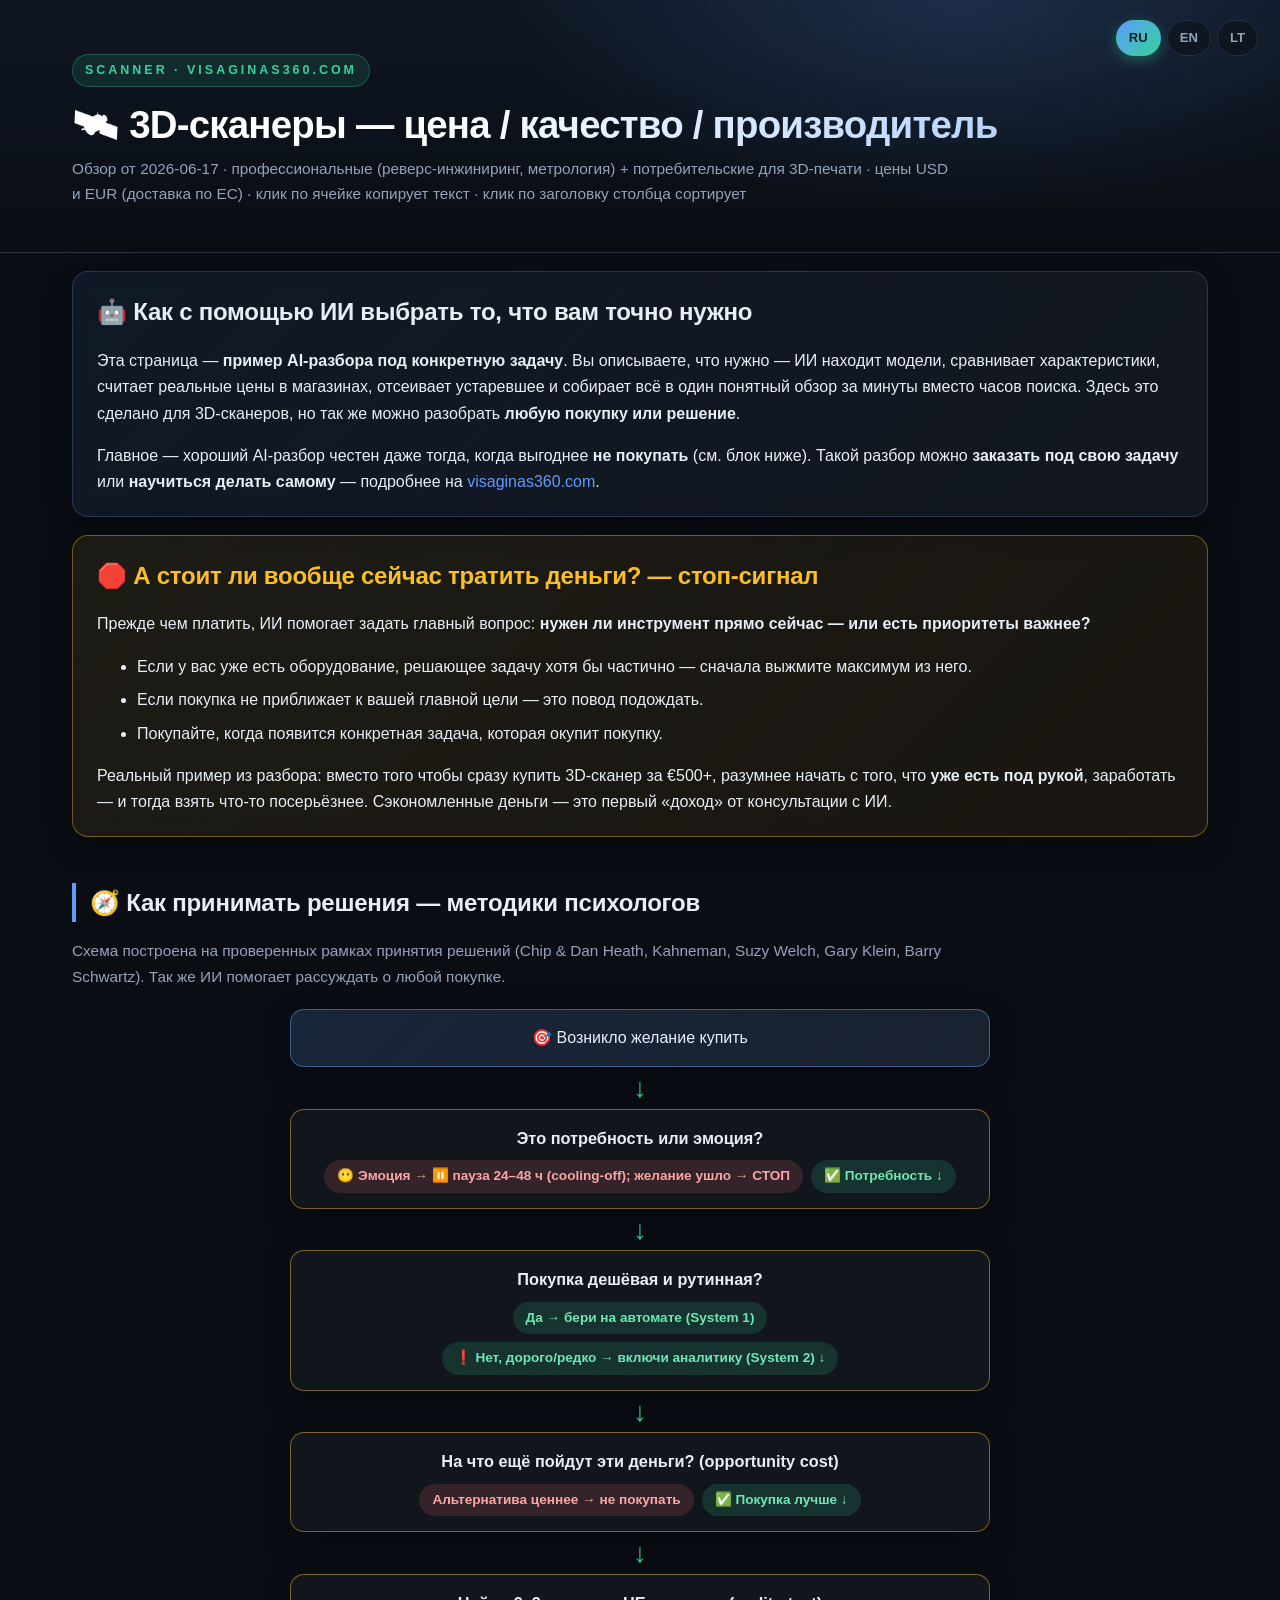
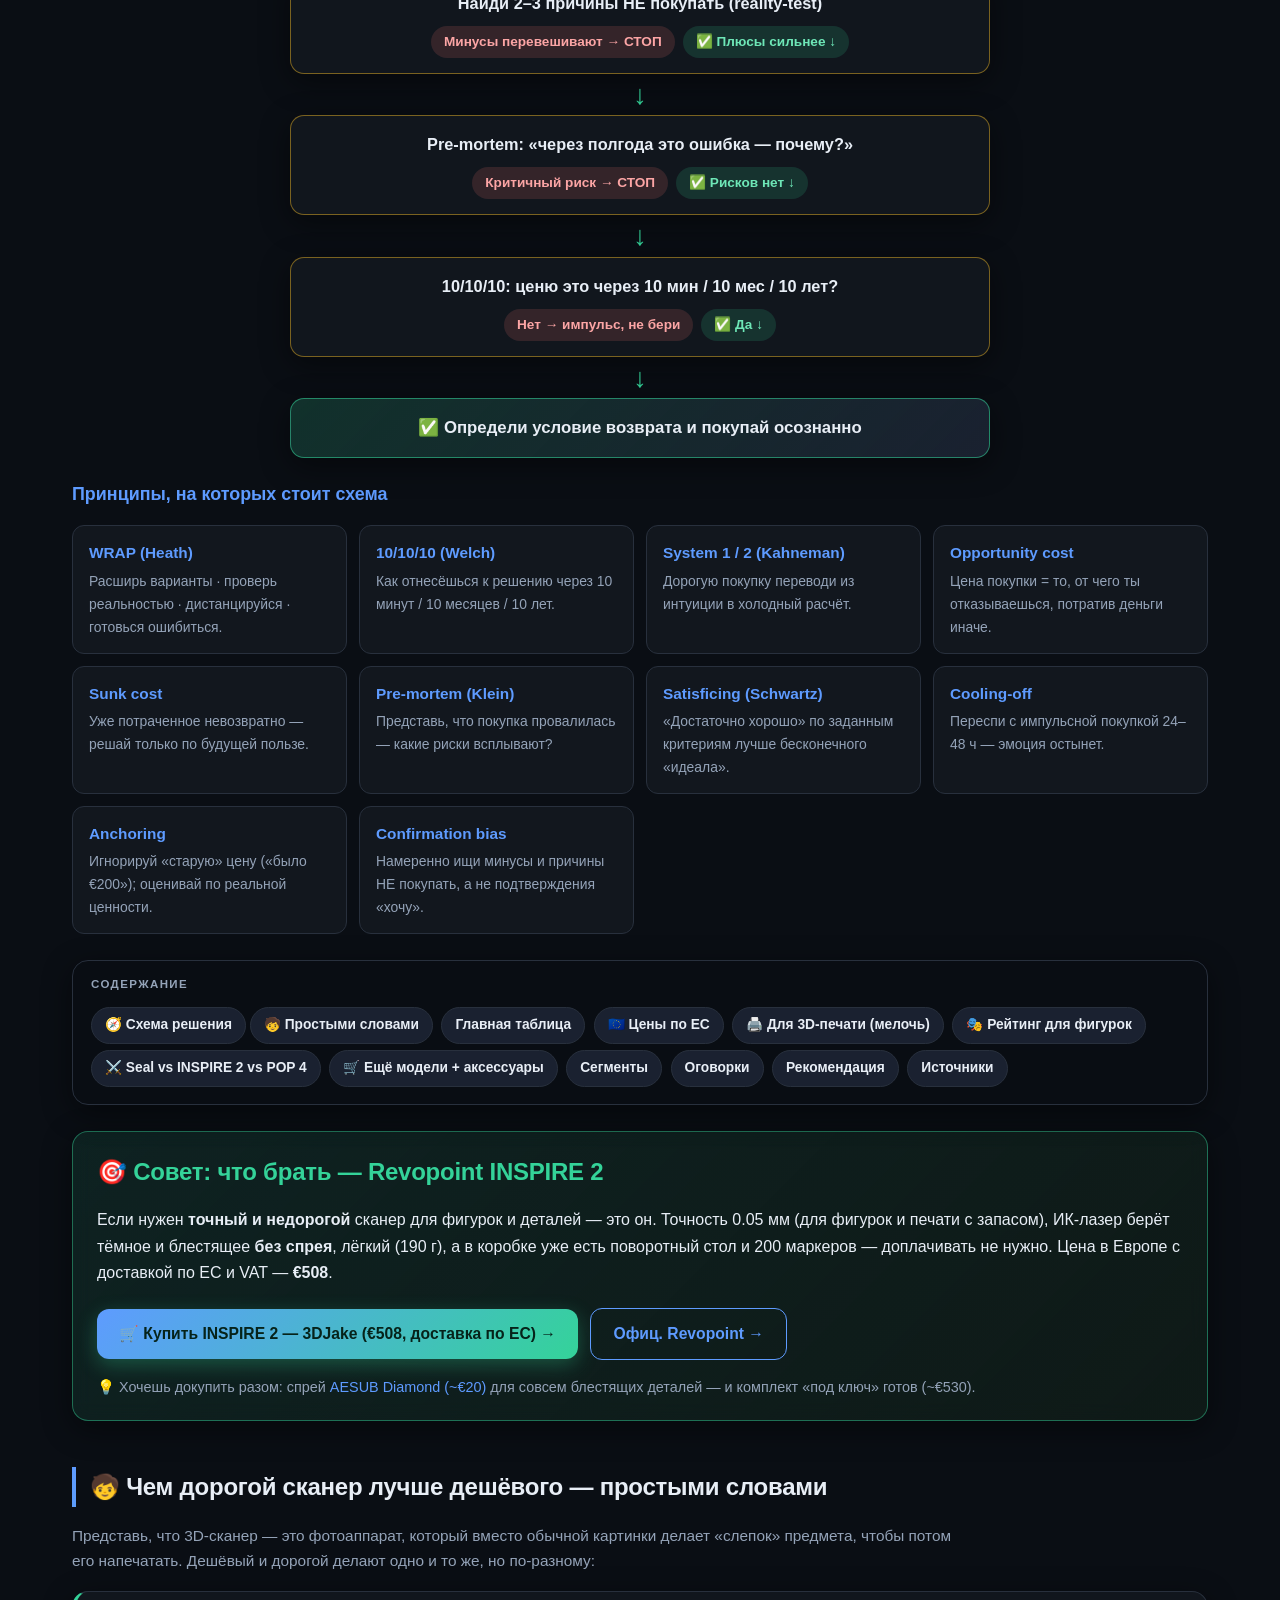
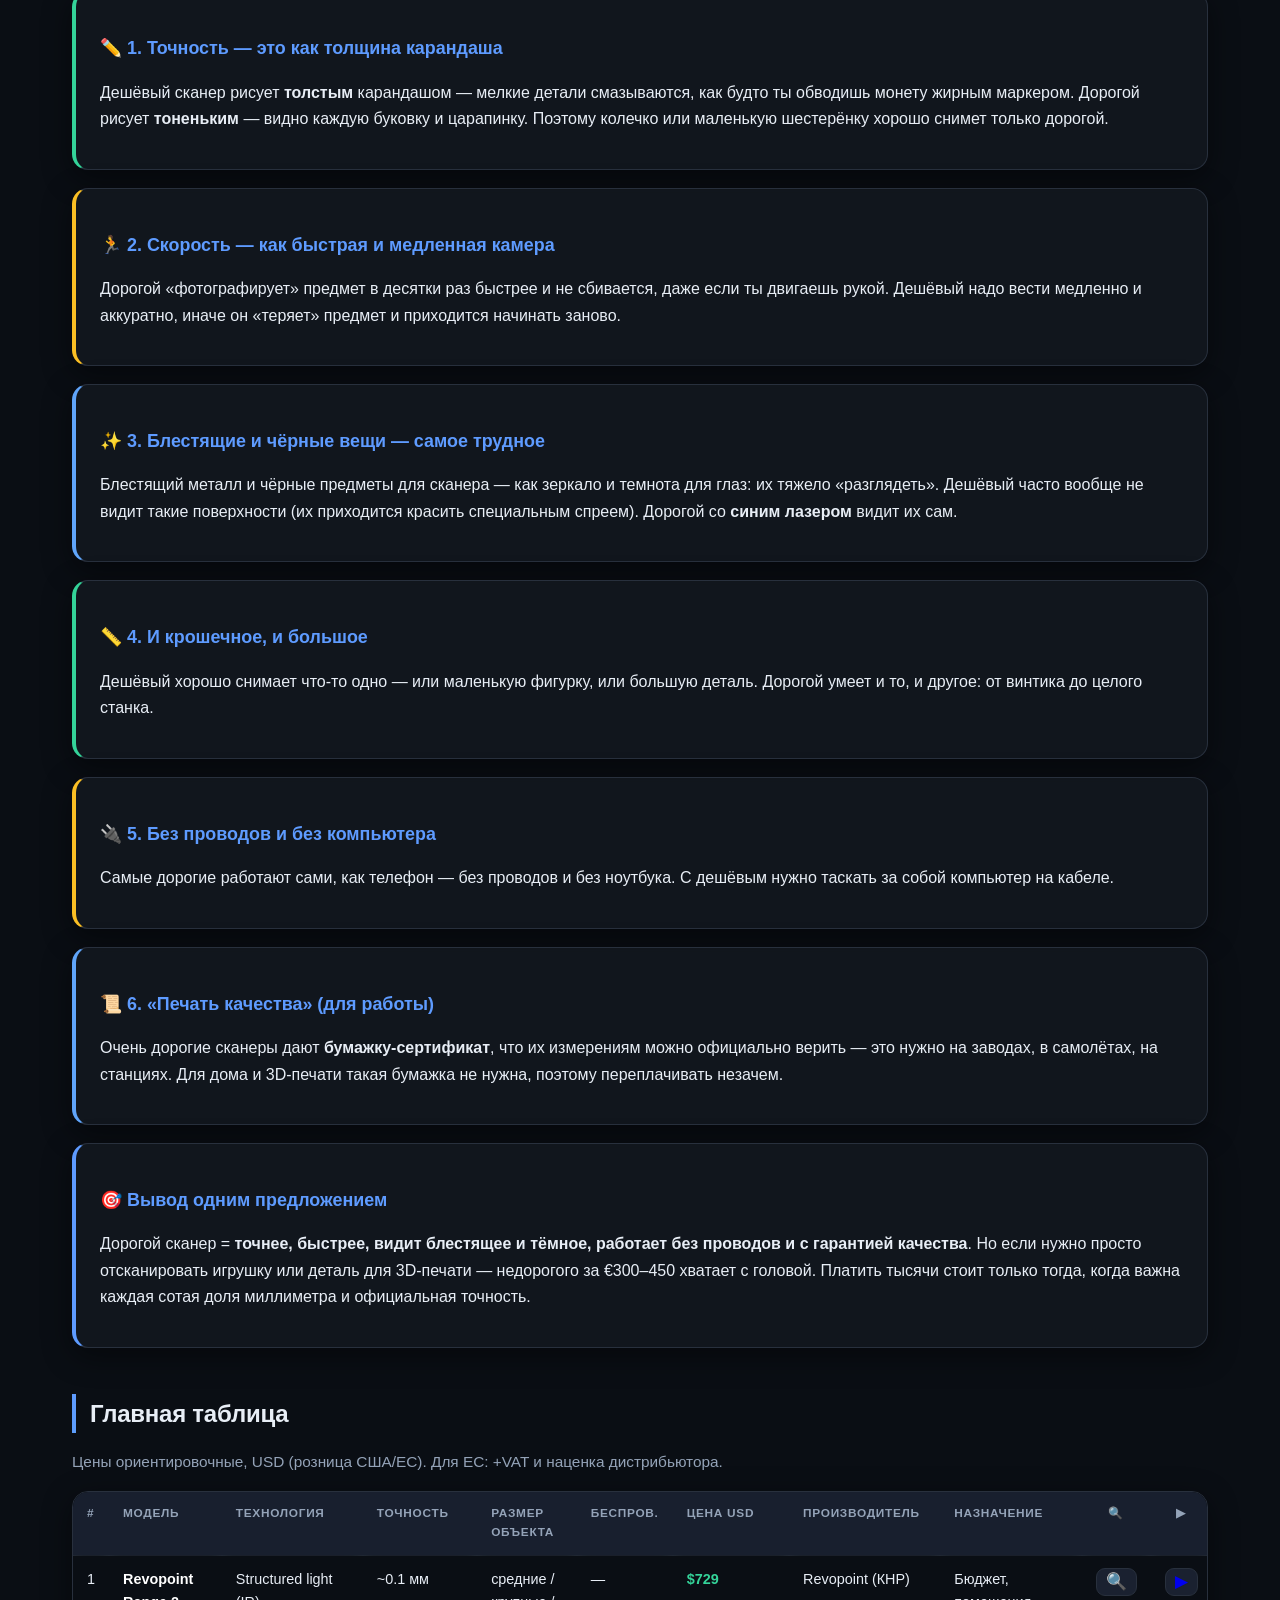
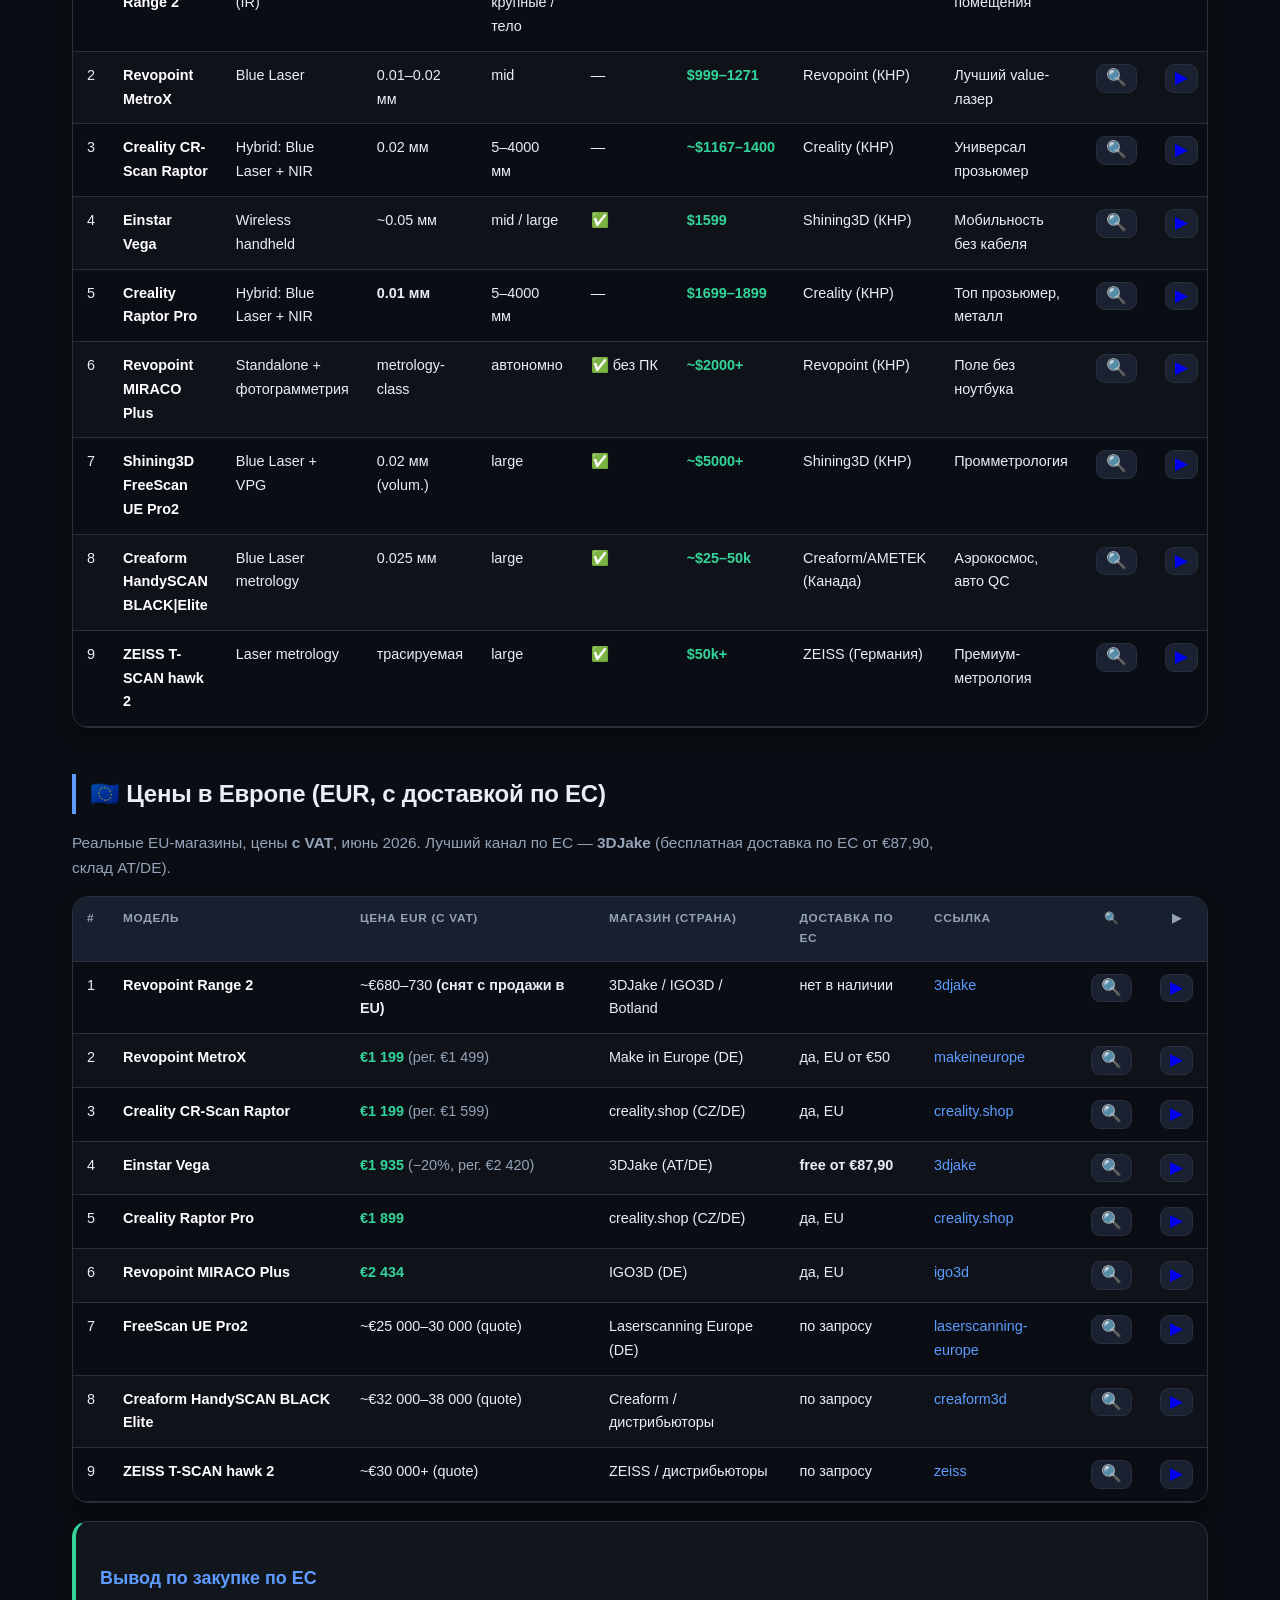
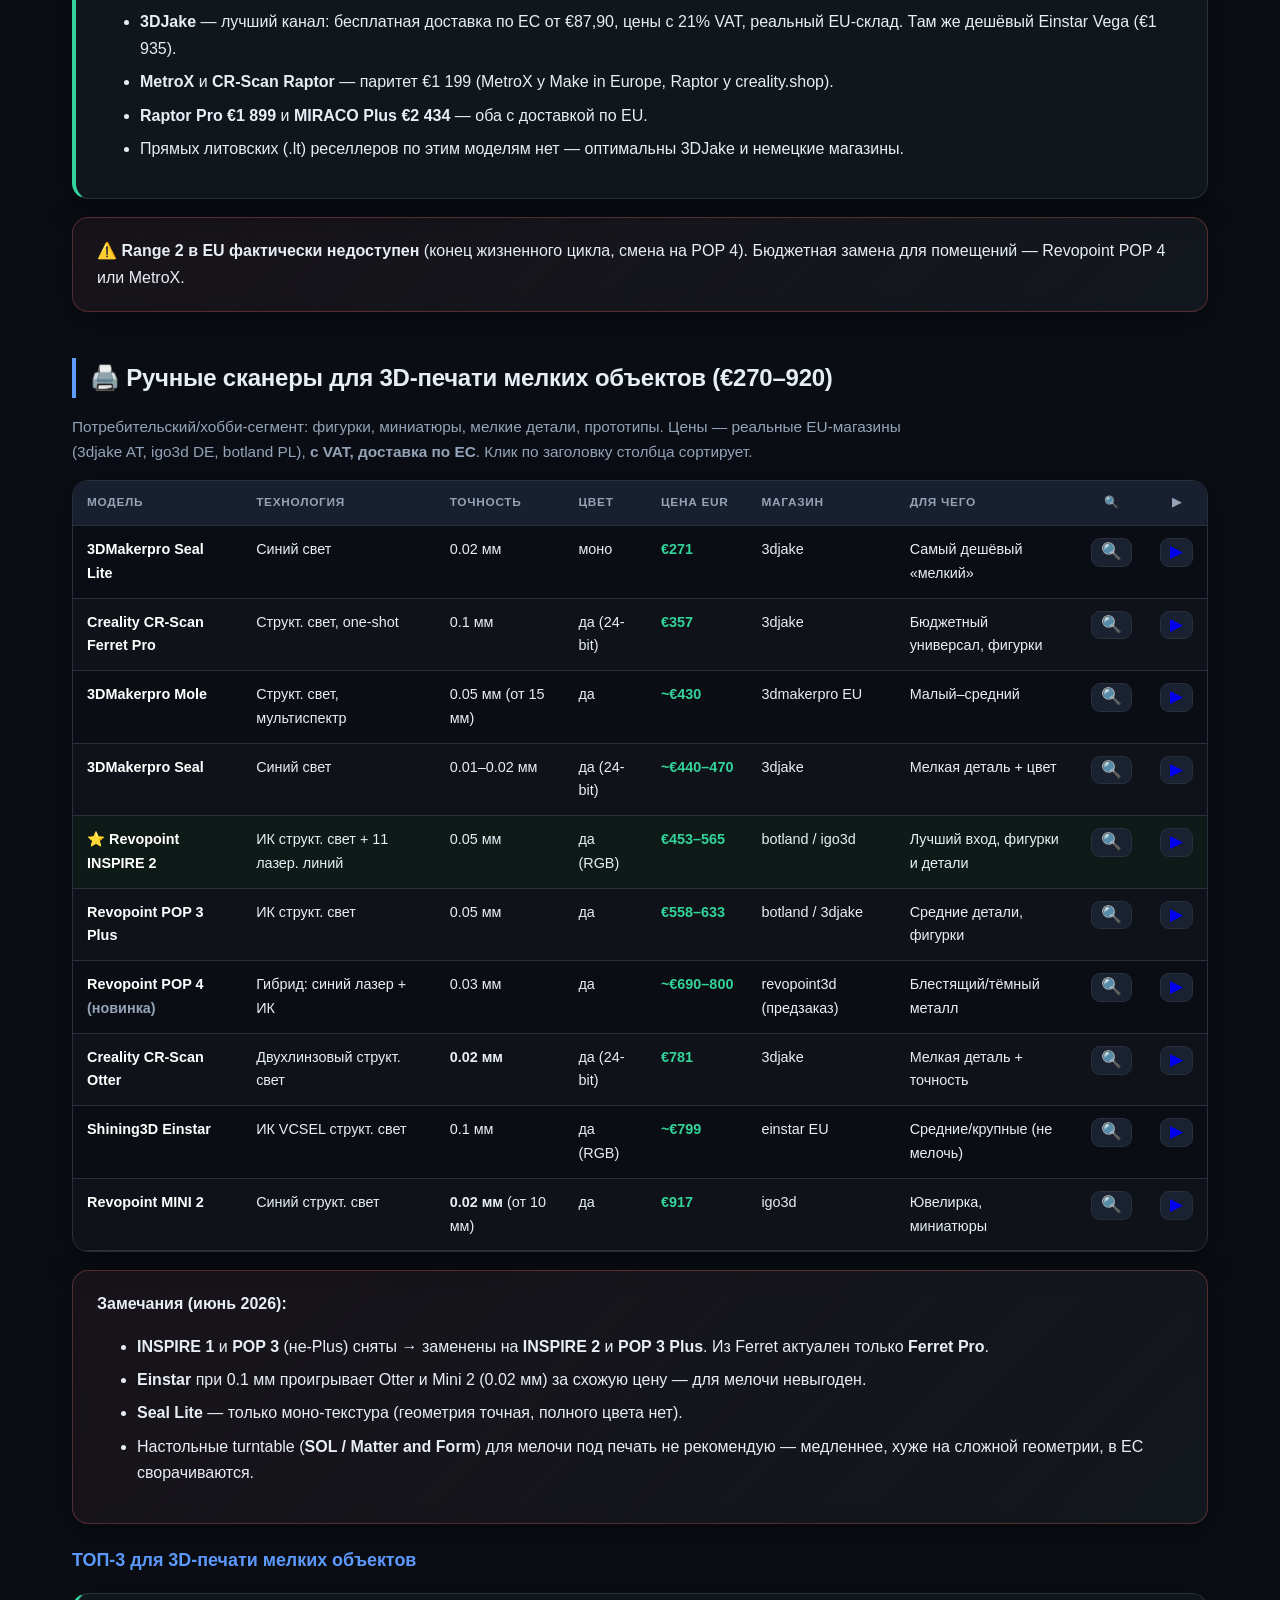
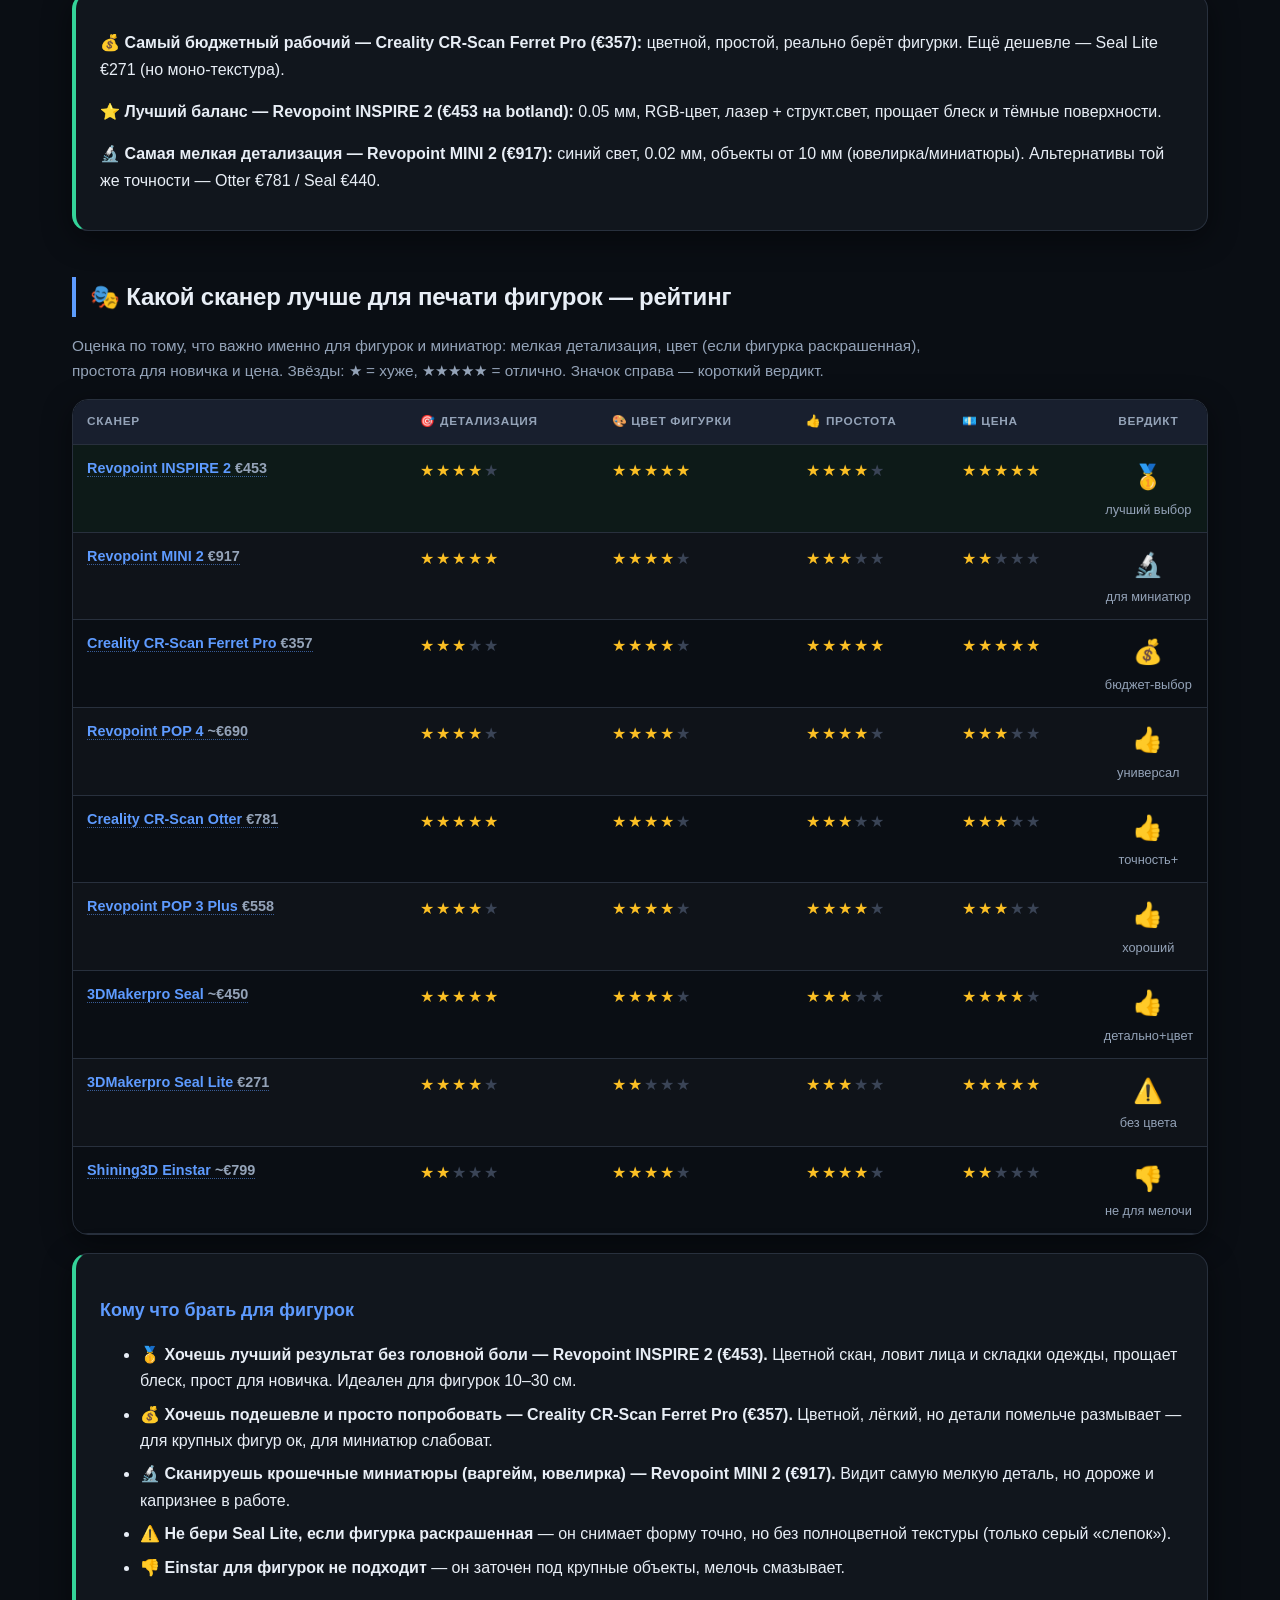
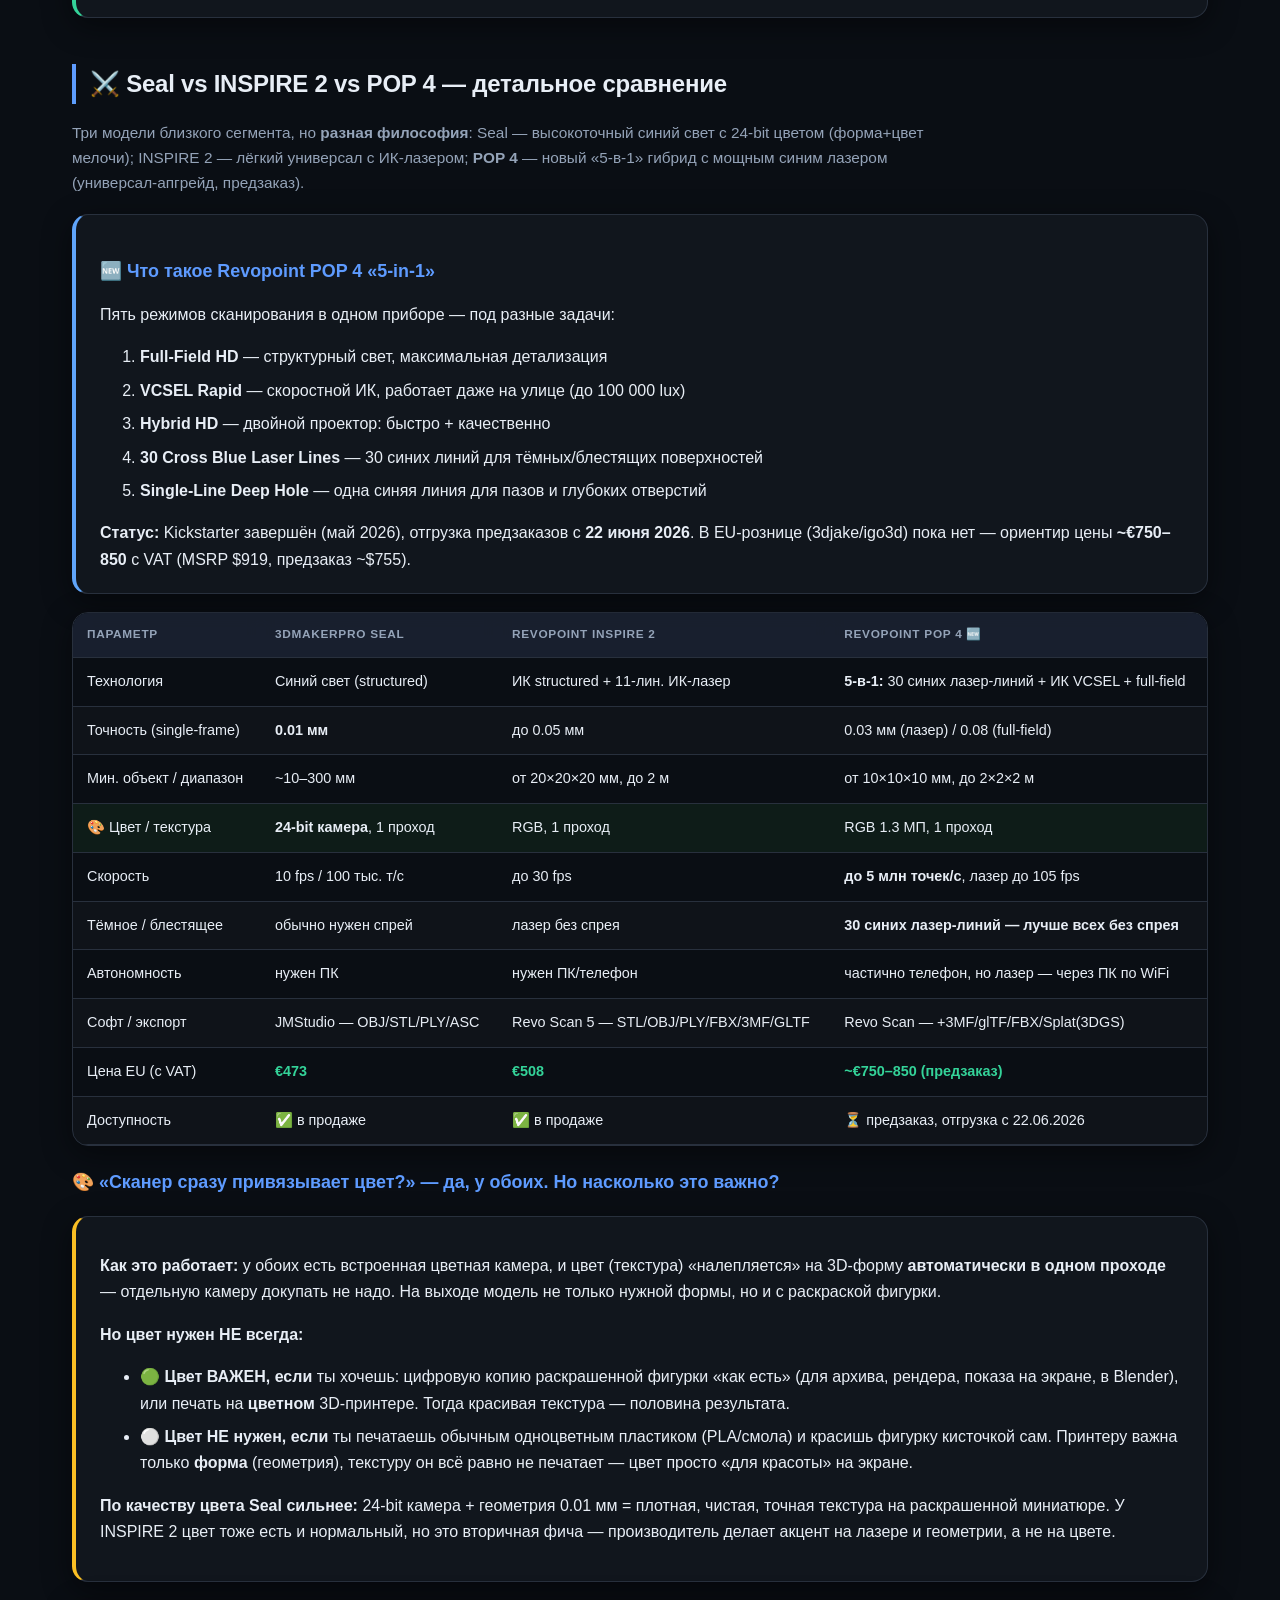
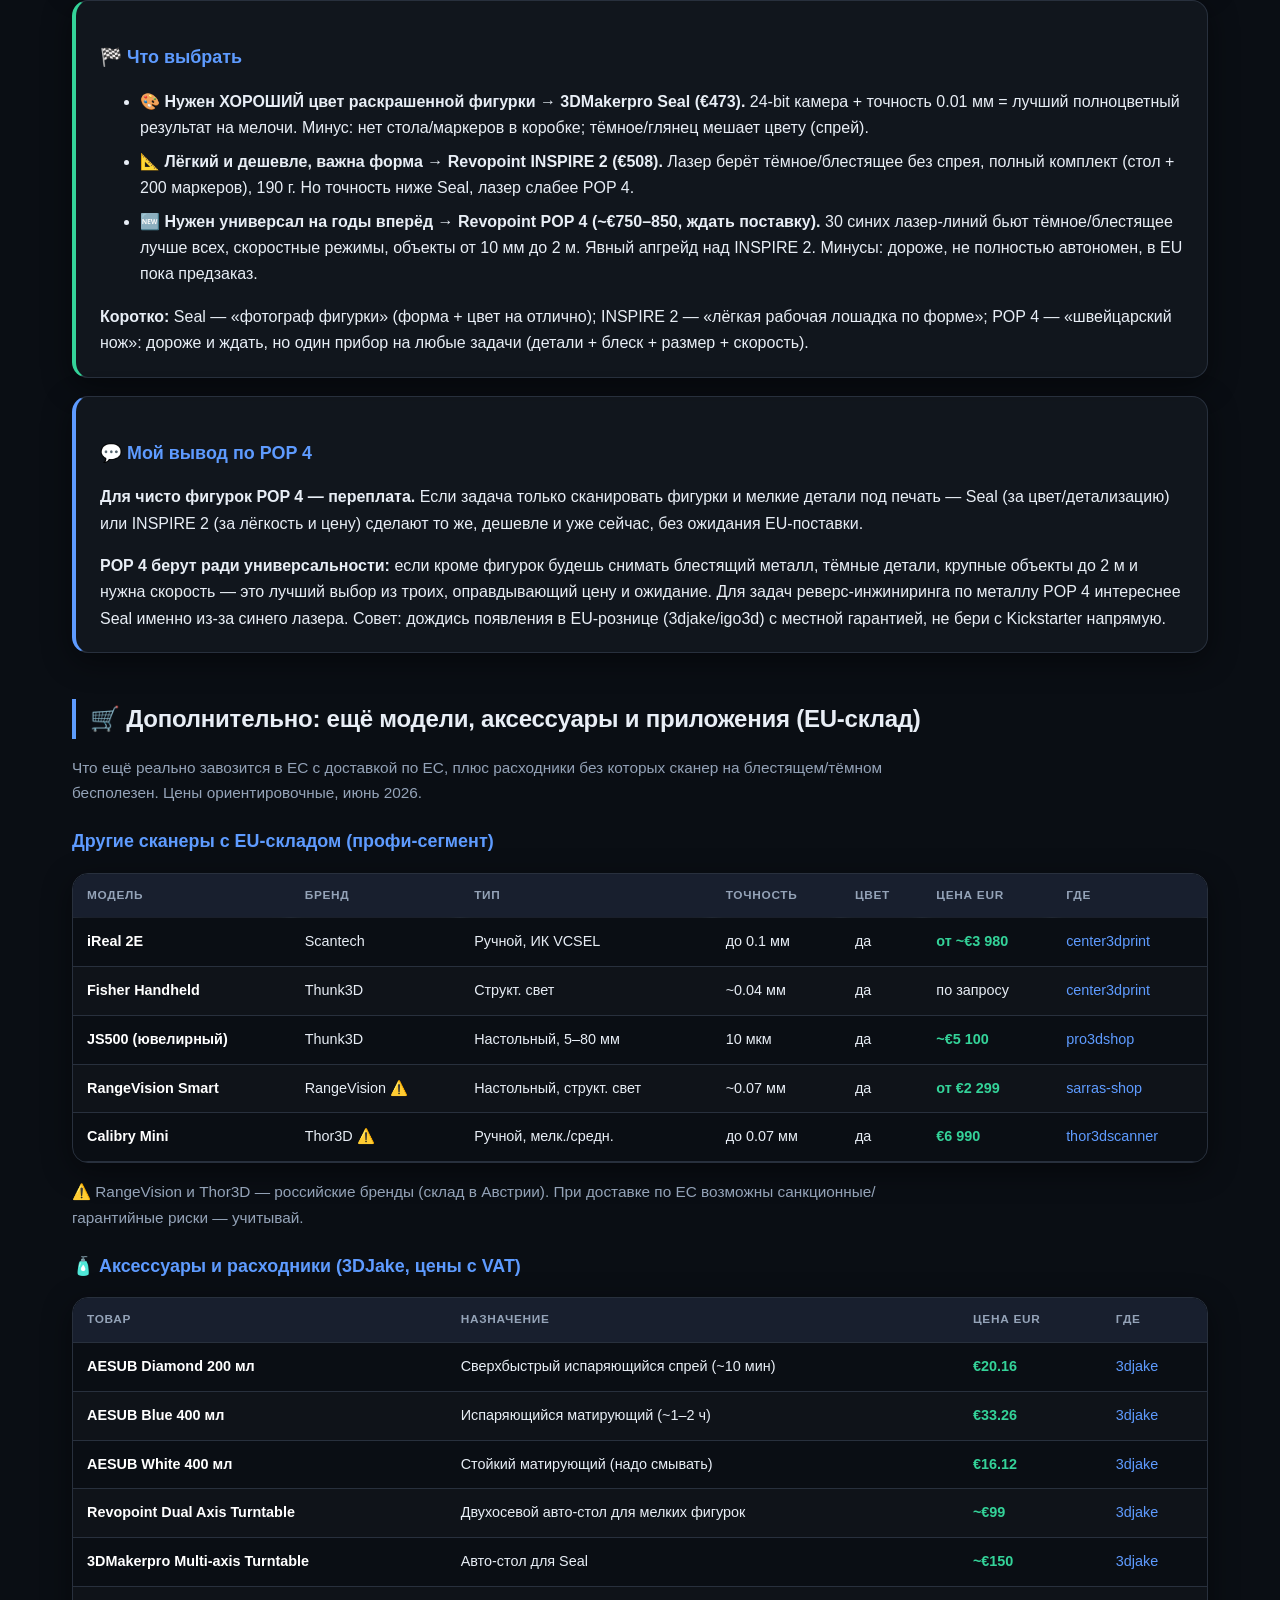
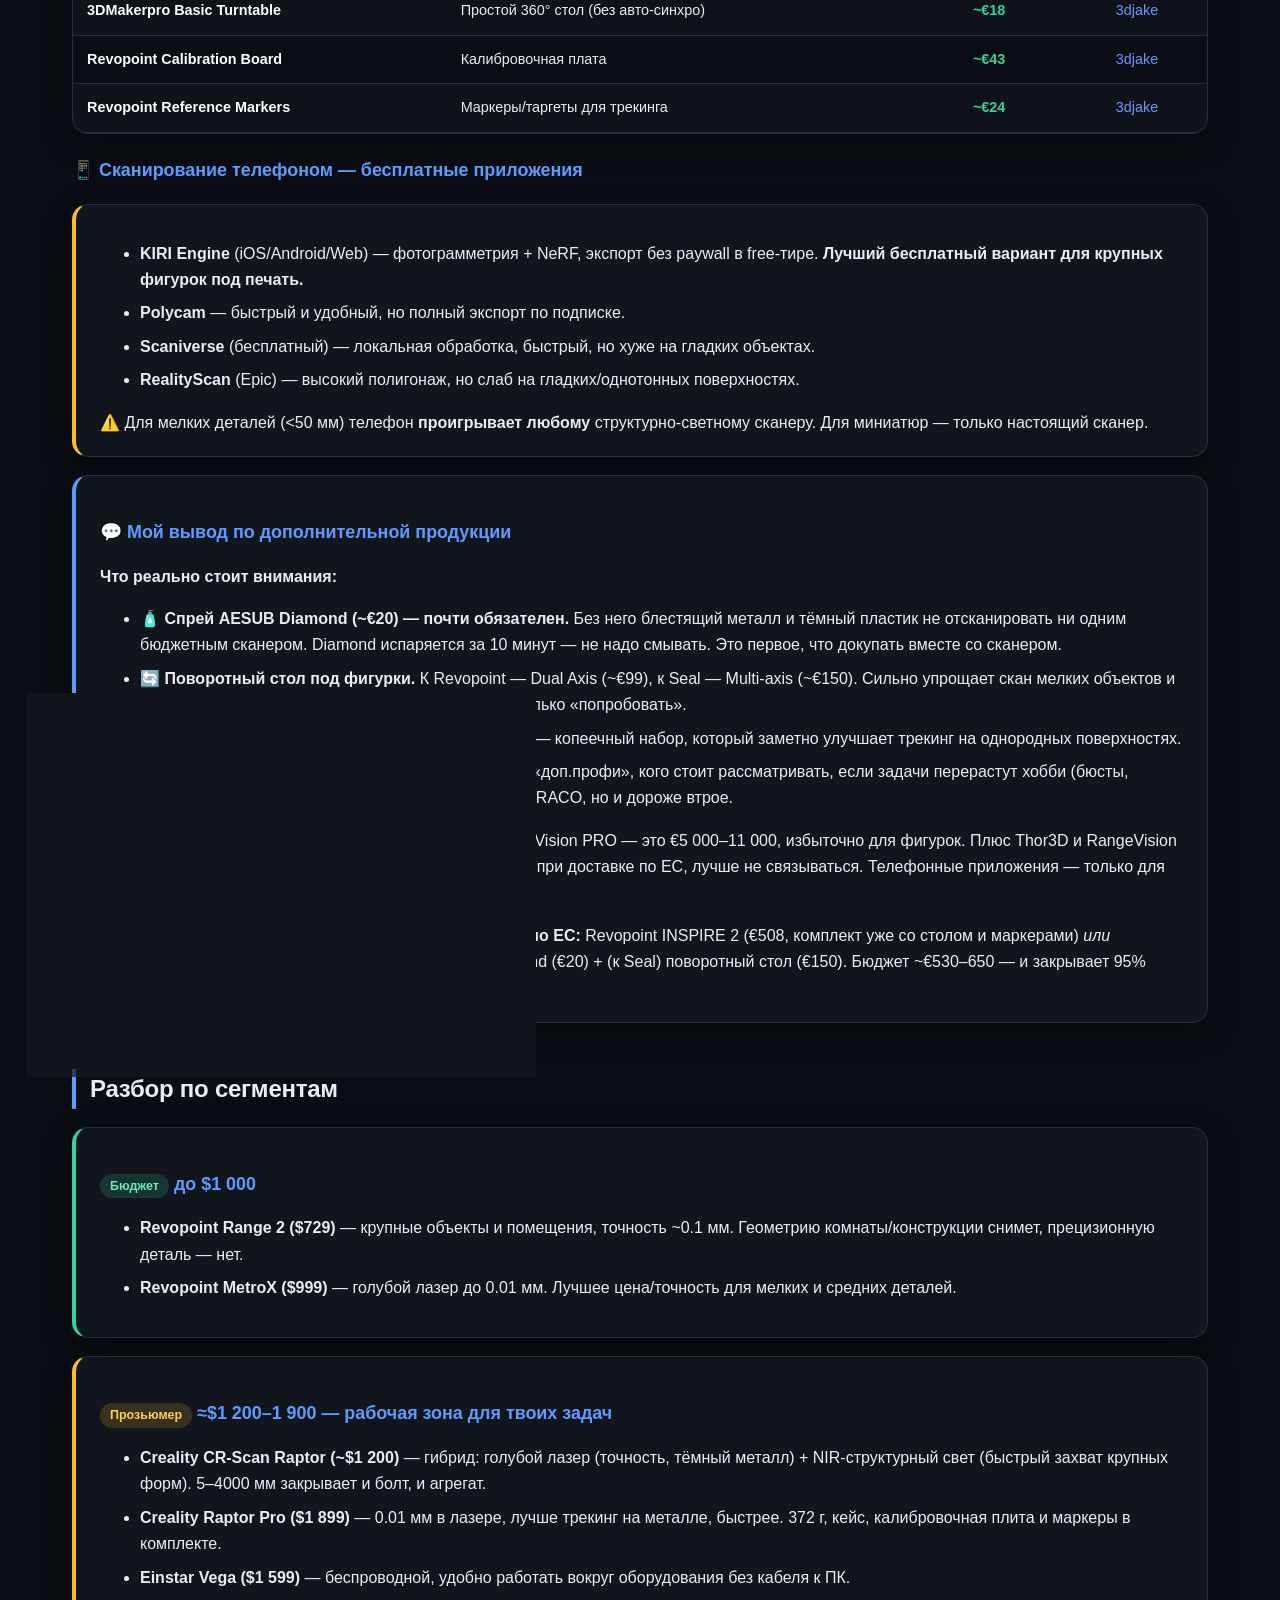
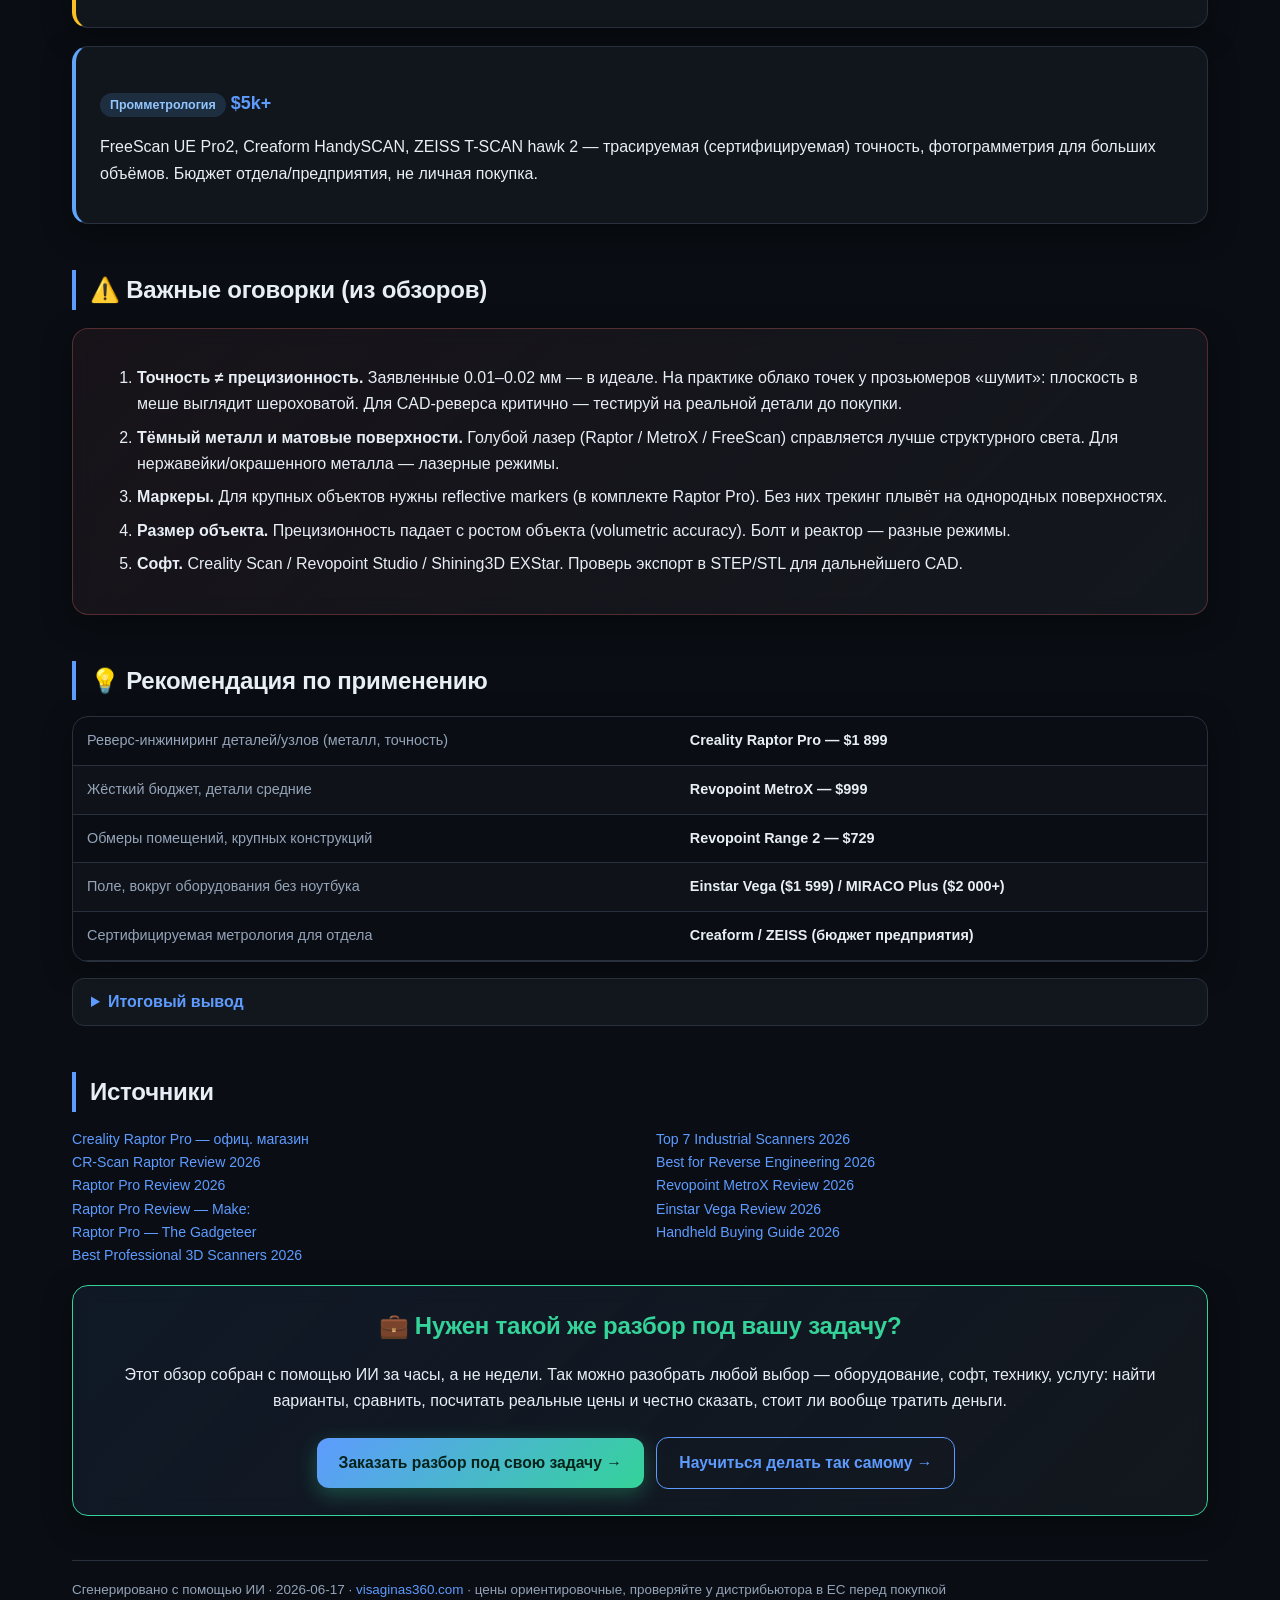
<file: public/index.html>
<!DOCTYPE html>
<html lang="ru">
<head>
<meta charset="UTF-8">
<meta name="viewport" content="width=device-width, initial-scale=1.0">
<title>3D-сканеры — цена / качество / производитель (2026)</title>
<link rel="stylesheet" href="style.css?v=5">
<meta name="description" content="AI-разбор 3D-сканеров 2026: цена, качество, для 3D-печати и реверс-инжиниринга. Сравнение моделей, EU-цены, рекомендации. Пример AI-подбора под задачу." />
<link rel="canonical" href="https://scanner.visaginas360.com/" />
<link rel="alternate" hreflang="ru" href="https://scanner.visaginas360.com/" />
<link rel="alternate" hreflang="en" href="https://scanner.visaginas360.com/en.html" />
<link rel="alternate" hreflang="lt" href="https://scanner.visaginas360.com/lt.html" />
<link rel="alternate" hreflang="x-default" href="https://scanner.visaginas360.com/" />
<meta name="robots" content="index, follow, max-snippet:-1, max-image-preview:large" />
<meta name="author" content="visaginas360" />
<meta property="og:type" content="article" />
<meta property="og:site_name" content="visaginas360" />
<meta property="og:title" content="3D-сканеры 2026 - AI-разбор: цена и качество" />
<meta property="og:description" content="AI-разбор 3D-сканеров 2026: цена, качество, для 3D-печати и реверс-инжиниринга. Сравнение моделей, EU-цены, рекомендации. Пример AI-подбора под задачу." />
<meta property="og:url" content="https://scanner.visaginas360.com/" />
<meta property="og:locale" content="ru_RU" />
<meta property="og:locale:alternate" content="en_US" />
<meta property="og:locale:alternate" content="lt_LT" />
<meta name="twitter:card" content="summary_large_image" />
<meta name="twitter:title" content="3D-сканеры 2026 - AI-разбор: цена и качество" />
<meta name="twitter:description" content="AI-разбор 3D-сканеров 2026: цена, качество, для 3D-печати и реверс-инжиниринга. Сравнение моделей, EU-цены, рекомендации. Пример AI-подбора под задачу." /><script type="application/ld+json">
{"@context":"https://schema.org","@type":"TechArticle","headline":"3D Scanners 2026 - AI Buying Guide","about":"3D scanners price quality comparison for 3D printing and reverse engineering","inLanguage":["ru","en","lt"],"author":{"@type":"Organization","name":"visaginas360","url":"https://visaginas360.com"},"publisher":{"@type":"Organization","name":"visaginas360"},"datePublished":"2026-06-17"}
</script>
</head>
<body>
<header style="position:relative"><div class="wrap">
  <div class="langbar"><a href="index.html" class="active">RU</a><a href="en.html">EN</a><a href="lt.html">LT</a></div>
  <div class="brand">SCANNER · visaginas360.com</div>
  <h1>🛰️ 3D-сканеры — цена / качество / производитель</h1>
  <div class="sub">Обзор от 2026-06-17 · профессиональные (реверс-инжиниринг, метрология) + потребительские для 3D-печати · цены USD и EUR (доставка по ЕС) · клик по ячейке копирует текст · клик по заголовку столбца сортирует</div>
</div></header>

<div class="wrap">

<div class="intro">
  <h2>🤖 Как с помощью ИИ выбрать то, что вам точно нужно</h2>
  <p>Эта страница — <b>пример AI-разбора под конкретную задачу</b>. Вы описываете, что нужно — ИИ находит модели, сравнивает характеристики, считает реальные цены в магазинах, отсеивает устаревшее и собирает всё в один понятный обзор за минуты вместо часов поиска. Здесь это сделано для 3D-сканеров, но так же можно разобрать <b>любую покупку или решение</b>.</p>
  <p style="margin-bottom:0">Главное — хороший AI-разбор честен даже тогда, когда выгоднее <b>не покупать</b> (см. блок ниже). Такой разбор можно <b>заказать под свою задачу</b> или <b>научиться делать самому</b> — подробнее на <a class="src" href="https://visaginas360.com" target="_blank" rel="noopener">visaginas360.com</a>.</p>
</div>

<div class="stop">
  <h2>🛑 А стоит ли вообще сейчас тратить деньги? — стоп-сигнал</h2>
  <p>Прежде чем платить, ИИ помогает задать главный вопрос: <b>нужен ли инструмент прямо сейчас — или есть приоритеты важнее?</b></p>
  <ul>
    <li>Если у вас уже есть оборудование, решающее задачу хотя бы частично — сначала выжмите максимум из него.</li>
    <li>Если покупка не приближает к вашей главной цели — это повод подождать.</li>
    <li>Покупайте, когда появится конкретная задача, которая окупит покупку.</li>
  </ul>
  <p style="margin-bottom:0">Реальный пример из разбора: вместо того чтобы сразу купить 3D-сканер за €500+, разумнее начать с того, что <b>уже есть под рукой</b>, заработать — и тогда взять что-то посерьёзнее. Сэкономленные деньги — это первый «доход» от консультации с ИИ.</p>
</div>

<h2 id="flow">🧭 Как принимать решения — методики психологов</h2>
<p class="sub">Схема построена на проверенных рамках принятия решений (Chip &amp; Dan Heath, Kahneman, Suzy Welch, Gary Klein, Barry Schwartz). Так же ИИ помогает рассуждать о любой покупке.</p>
<div class="flow">
  <div class="node node-start">🎯 Возникло желание купить</div>
  <div class="arrow">↓</div>
  <div class="node node-q"><b>Это потребность или эмоция?</b><div class="branches"><span class="br-stop">😶 Эмоция → ⏸️ пауза 24–48 ч (cooling-off); желание ушло → СТОП</span><span class="br-go">✅ Потребность ↓</span></div></div>
  <div class="arrow">↓</div>
  <div class="node node-q"><b>Покупка дешёвая и рутинная?</b><div class="branches"><span class="br-go">Да → бери на автомате (System 1)</span><span class="br-go">❗ Нет, дорого/редко → включи аналитику (System 2) ↓</span></div></div>
  <div class="arrow">↓</div>
  <div class="node node-q"><b>На что ещё пойдут эти деньги? (opportunity cost)</b><div class="branches"><span class="br-stop">Альтернатива ценнее → не покупать</span><span class="br-go">✅ Покупка лучше ↓</span></div></div>
  <div class="arrow">↓</div>
  <div class="node node-q"><b>Найди 2–3 причины НЕ покупать (reality-test)</b><div class="branches"><span class="br-stop">Минусы перевешивают → СТОП</span><span class="br-go">✅ Плюсы сильнее ↓</span></div></div>
  <div class="arrow">↓</div>
  <div class="node node-q"><b>Pre-mortem: «через полгода это ошибка — почему?»</b><div class="branches"><span class="br-stop">Критичный риск → СТОП</span><span class="br-go">✅ Рисков нет ↓</span></div></div>
  <div class="arrow">↓</div>
  <div class="node node-q"><b>10/10/10: ценю это через 10 мин / 10 мес / 10 лет?</b><div class="branches"><span class="br-stop">Нет → импульс, не бери</span><span class="br-go">✅ Да ↓</span></div></div>
  <div class="arrow">↓</div>
  <div class="node node-go">✅ Определи условие возврата и покупай осознанно</div>
</div>
<h3>Принципы, на которых стоит схема</h3>
<div class="principles">
  <div class="p"><b>WRAP (Heath)</b><span>Расширь варианты · проверь реальностью · дистанцируйся · готовься ошибиться.</span></div>
  <div class="p"><b>10/10/10 (Welch)</b><span>Как отнесёшься к решению через 10 минут / 10 месяцев / 10 лет.</span></div>
  <div class="p"><b>System 1 / 2 (Kahneman)</b><span>Дорогую покупку переводи из интуиции в холодный расчёт.</span></div>
  <div class="p"><b>Opportunity cost</b><span>Цена покупки = то, от чего ты отказываешься, потратив деньги иначе.</span></div>
  <div class="p"><b>Sunk cost</b><span>Уже потраченное невозвратно — решай только по будущей пользе.</span></div>
  <div class="p"><b>Pre-mortem (Klein)</b><span>Представь, что покупка провалилась — какие риски всплывают?</span></div>
  <div class="p"><b>Satisficing (Schwartz)</b><span>«Достаточно хорошо» по заданным критериям лучше бесконечного «идеала».</span></div>
  <div class="p"><b>Cooling-off</b><span>Переспи с импульсной покупкой 24–48 ч — эмоция остынет.</span></div>
  <div class="p"><b>Anchoring</b><span>Игнорируй «старую» цену («было €200»); оценивай по реальной ценности.</span></div>
  <div class="p"><b>Confirmation bias</b><span>Намеренно ищи минусы и причины НЕ покупать, а не подтверждения «хочу».</span></div>
</div>
<nav class="toc">
  <strong>Содержание</strong>
  <a href="#flow">🧭 Схема решения</a><a href="#kids">🧒 Простыми словами</a>
  <a href="#main">Главная таблица</a>
  <a href="#eu">🇪🇺 Цены по ЕС</a>
  <a href="#print">🖨️ Для 3D-печати (мелочь)</a>
  <a href="#figures">🎭 Рейтинг для фигурок</a>
  <a href="#duel">⚔️ Seal vs INSPIRE 2 vs POP 4</a>
  <a href="#extra">🛒 Ещё модели + аксессуары</a>
  <a href="#segments">Сегменты</a>
  <a href="#warn">Оговорки</a>
  <a href="#rec">Рекомендация</a>
  <a href="#src">Источники</a>
</nav>

<div class="pick">
  <h2>🎯 Совет: что брать — Revopoint INSPIRE 2</h2>
  <p>Если нужен <b>точный и недорогой</b> сканер для фигурок и деталей — это он. Точность 0.05 мм (для фигурок и печати с запасом), ИК-лазер берёт тёмное и блестящее <b>без спрея</b>, лёгкий (190 г), а в коробке уже есть поворотный стол и 200 маркеров — доплачивать не нужно. Цена в Европе с доставкой по ЕС и VAT — <b>€508</b>.</p>
  <p style="margin:14px 0 4px">
    <a class="buybtn" href="https://www.3djake.com/revopoint/inspire-2" target="_blank" rel="noopener">🛒 Купить INSPIRE 2 — 3DJake (€508, доставка по ЕС) →</a>
    <a class="buybtn alt" href="https://www.revopoint3d.com/products/infrared-laser-3d-scanner-inspire2" target="_blank" rel="noopener">Офиц. Revopoint →</a>
  </p>
  <p style="margin:10px 0 0;color:var(--muted);font-size:.9rem">💡 Хочешь докупить разом: спрей <a class="src" href="https://www.3djake.com/aesub" target="_blank" rel="noopener">AESUB Diamond (~€20)</a> для совсем блестящих деталей — и комплект «под ключ» готов (~€530).</p>
</div>

<h2 id="kids">🧒 Чем дорогой сканер лучше дешёвого — простыми словами</h2>
<p class="sub">Представь, что 3D-сканер — это фотоаппарат, который вместо обычной картинки делает «слепок» предмета, чтобы потом его напечатать. Дешёвый и дорогой делают одно и то же, но по-разному:</p>

<div class="card green">
  <h3>✏️ 1. Точность — это как толщина карандаша</h3>
  <p>Дешёвый сканер рисует <b>толстым</b> карандашом — мелкие детали смазываются, как будто ты обводишь монету жирным маркером. Дорогой рисует <b>тоненьким</b> — видно каждую буковку и царапинку. Поэтому колечко или маленькую шестерёнку хорошо снимет только дорогой.</p>
</div>

<div class="card amber">
  <h3>🏃 2. Скорость — как быстрая и медленная камера</h3>
  <p>Дорогой «фотографирует» предмет в десятки раз быстрее и не сбивается, даже если ты двигаешь рукой. Дешёвый надо вести медленно и аккуратно, иначе он «теряет» предмет и приходится начинать заново.</p>
</div>

<div class="card blue">
  <h3>✨ 3. Блестящие и чёрные вещи — самое трудное</h3>
  <p>Блестящий металл и чёрные предметы для сканера — как зеркало и темнота для глаз: их тяжело «разглядеть». Дешёвый часто вообще не видит такие поверхности (их приходится красить специальным спреем). Дорогой со <b>синим лазером</b> видит их сам.</p>
</div>

<div class="card green">
  <h3>📏 4. И крошечное, и большое</h3>
  <p>Дешёвый хорошо снимает что-то одно — или маленькую фигурку, или большую деталь. Дорогой умеет и то, и другое: от винтика до целого станка.</p>
</div>

<div class="card amber">
  <h3>🔌 5. Без проводов и без компьютера</h3>
  <p>Самые дорогие работают сами, как телефон — без проводов и без ноутбука. С дешёвым нужно таскать за собой компьютер на кабеле.</p>
</div>

<div class="card blue">
  <h3>📜 6. «Печать качества» (для работы)</h3>
  <p>Очень дорогие сканеры дают <b>бумажку-сертификат</b>, что их измерениям можно официально верить — это нужно на заводах, в самолётах, на станциях. Для дома и 3D-печати такая бумажка не нужна, поэтому переплачивать незачем.</p>
</div>

<div class="card" style="border-left:4px solid var(--accent)">
  <h3>🎯 Вывод одним предложением</h3>
  <p>Дорогой сканер = <b>точнее, быстрее, видит блестящее и тёмное, работает без проводов и с гарантией качества</b>. Но если нужно просто отсканировать игрушку или деталь для 3D-печати — недорогого за €300–450 хватает с головой. Платить тысячи стоит только тогда, когда важна каждая сотая доля миллиметра и официальная точность.</p>
</div>

<h2 id="main">Главная таблица</h2>
<p class="sub">Цены ориентировочные, USD (розница США/ЕС). Для ЕС: +VAT и наценка дистрибьютора.</p>
<div class="tablewrap">
<table id="t">
<thead><tr>
  <th>#</th><th>Модель</th><th>Технология</th><th>Точность</th>
  <th>Размер объекта</th><th>Беспров.</th><th>Цена USD</th><th>Производитель</th><th>Назначение</th>
</tr></thead>
<tbody>
<tr><td>1</td><td class="model">Revopoint Range 2</td><td>Structured light (IR)</td><td>~0.1 мм</td><td>средние / крупные / тело</td><td>—</td><td class="price">$729</td><td>Revopoint (КНР)</td><td>Бюджет, помещения</td></tr>
<tr><td>2</td><td class="model">Revopoint MetroX</td><td>Blue Laser</td><td>0.01–0.02 мм</td><td>mid</td><td>—</td><td class="price">$999–1271</td><td>Revopoint (КНР)</td><td>Лучший value-лазер</td></tr>
<tr><td>3</td><td class="model">Creality CR-Scan Raptor</td><td>Hybrid: Blue Laser + NIR</td><td>0.02 мм</td><td>5–4000 мм</td><td>—</td><td class="price">~$1167–1400</td><td>Creality (КНР)</td><td>Универсал прозьюмер</td></tr>
<tr><td>4</td><td class="model">Einstar Vega</td><td>Wireless handheld</td><td>~0.05 мм</td><td>mid / large</td><td>✅</td><td class="price">$1599</td><td>Shining3D (КНР)</td><td>Мобильность без кабеля</td></tr>
<tr><td>5</td><td class="model">Creality Raptor Pro</td><td>Hybrid: Blue Laser + NIR</td><td><b>0.01 мм</b></td><td>5–4000 мм</td><td>—</td><td class="price">$1699–1899</td><td>Creality (КНР)</td><td>Топ прозьюмер, металл</td></tr>
<tr><td>6</td><td class="model">Revopoint MIRACO Plus</td><td>Standalone + фотограмметрия</td><td>metrology-class</td><td>автономно</td><td>✅ без ПК</td><td class="price">~$2000+</td><td>Revopoint (КНР)</td><td>Поле без ноутбука</td></tr>
<tr><td>7</td><td class="model">Shining3D FreeScan UE Pro2</td><td>Blue Laser + VPG</td><td>0.02 мм (volum.)</td><td>large</td><td>✅</td><td class="price">~$5000+</td><td>Shining3D (КНР)</td><td>Промметрология</td></tr>
<tr><td>8</td><td class="model">Creaform HandySCAN BLACK|Elite</td><td>Blue Laser metrology</td><td>0.025 мм</td><td>large</td><td>✅</td><td class="price">~$25–50k</td><td>Creaform/AMETEK (Канада)</td><td>Аэрокосмос, авто QC</td></tr>
<tr><td>9</td><td class="model">ZEISS T-SCAN hawk 2</td><td>Laser metrology</td><td>трасируемая</td><td>large</td><td>✅</td><td class="price">$50k+</td><td>ZEISS (Германия)</td><td>Премиум-метрология</td></tr>
</tbody>
</table>
</div>

<h2 id="eu">🇪🇺 Цены в Европе (EUR, с доставкой по ЕС)</h2>
<p class="sub">Реальные EU-магазины, цены <b>с VAT</b>, июнь 2026. Лучший канал по ЕС — <b>3DJake</b> (бесплатная доставка по ЕС от €87,90, склад AT/DE).</p>
<div class="tablewrap">
<table id="t2">
<thead><tr>
  <th>#</th><th>Модель</th><th>Цена EUR (с VAT)</th><th>Магазин (страна)</th><th>Доставка по ЕС</th><th>Ссылка</th>
</tr></thead>
<tbody>
<tr><td>1</td><td class="model">Revopoint Range 2</td><td>~€680–730 <b>(снят с продажи в EU)</b></td><td>3DJake / IGO3D / Botland</td><td>нет в наличии</td><td><a class="src" href="https://www.3djake.com/revopoint/range-2">3djake</a></td></tr>
<tr><td>2</td><td class="model">Revopoint MetroX</td><td class="price">€1 199 <span style="color:var(--muted);font-weight:400">(рег. €1 499)</span></td><td>Make in Europe (DE)</td><td>да, EU от €50</td><td><a class="src" href="https://www.makeineurope.de/en/products/revopoint-metrox-3d-scanner-advanced-edition">makeineurope</a></td></tr>
<tr><td>3</td><td class="model">Creality CR-Scan Raptor</td><td class="price">€1 199 <span style="color:var(--muted);font-weight:400">(рег. €1 599)</span></td><td>creality.shop (CZ/DE)</td><td>да, EU</td><td><a class="src" href="https://www.creality.shop/products/creality-cr-scan-raptor-3d-scanner">creality.shop</a></td></tr>
<tr><td>4</td><td class="model">Einstar Vega</td><td class="price">€1 935 <span style="color:var(--muted);font-weight:400">(−20%, рег. €2 420)</span></td><td>3DJake (AT/DE)</td><td><b>free от €87,90</b></td><td><a class="src" href="https://www.3djake.com/shining-3d/einstar-vega">3djake</a></td></tr>
<tr><td>5</td><td class="model">Creality Raptor Pro</td><td class="price">€1 899</td><td>creality.shop (CZ/DE)</td><td>да, EU</td><td><a class="src" href="https://www.creality.shop/products/creality-raptor-pro-3d-scanner">creality.shop</a></td></tr>
<tr><td>6</td><td class="model">Revopoint MIRACO Plus</td><td class="price">€2 434</td><td>IGO3D (DE)</td><td>да, EU</td><td><a class="src" href="https://www.igo3d.com/revopoint-3d-scanner-en">igo3d</a></td></tr>
<tr><td>7</td><td class="model">FreeScan UE Pro2</td><td>~€25 000–30 000 (quote)</td><td>Laserscanning Europe (DE)</td><td>по запросу</td><td><a class="src" href="https://www.laserscanning-europe.com/en/handheld-3d-scanners/shining-3d-freescan-ue-pro2">laserscanning-europe</a></td></tr>
<tr><td>8</td><td class="model">Creaform HandySCAN BLACK Elite</td><td>~€32 000–38 000 (quote)</td><td>Creaform / дистрибьюторы</td><td>по запросу</td><td><a class="src" href="https://www.creaform3d.com/en/products/portable-3d-scanners/handyscan-3d-pro-series">creaform3d</a></td></tr>
<tr><td>9</td><td class="model">ZEISS T-SCAN hawk 2</td><td>~€30 000+ (quote)</td><td>ZEISS / дистрибьюторы</td><td>по запросу</td><td><a class="src" href="https://www.zeiss.com/metrology/en/about-us/newsroom/2023/t-scan-hawk-2.html">zeiss</a></td></tr>
</tbody>
</table>
</div>
<div class="card green">
  <h3>Вывод по закупке по ЕС</h3>
  <ul>
    <li><b>3DJake</b> — лучший канал: бесплатная доставка по ЕС от €87,90, цены с 21% VAT, реальный EU-склад. Там же дешёвый Einstar Vega (€1 935).</li>
    <li><b>MetroX</b> и <b>CR-Scan Raptor</b> — паритет €1 199 (MetroX у Make in Europe, Raptor у creality.shop).</li>
    <li><b>Raptor Pro €1 899</b> и <b>MIRACO Plus €2 434</b> — оба с доставкой по EU.</li>
    <li>Прямых литовских (.lt) реселлеров по этим моделям нет — оптимальны 3DJake и немецкие магазины.</li>
  </ul>
</div>
<div class="warn">
  ⚠️ <b>Range 2 в EU фактически недоступен</b> (конец жизненного цикла, смена на POP 4). Бюджетная замена для помещений — Revopoint POP 4 или MetroX.
</div>

<h2 id="print">🖨️ Ручные сканеры для 3D-печати мелких объектов (€270–920)</h2>
<p class="sub">Потребительский/хобби-сегмент: фигурки, миниатюры, мелкие детали, прототипы. Цены — реальные EU-магазины (3djake AT, igo3d DE, botland PL), <b>с VAT, доставка по ЕС</b>. Клик по заголовку столбца сортирует.</p>
<div class="tablewrap">
<table id="t3">
<thead><tr>
  <th>Модель</th><th>Технология</th><th>Точность</th><th>Цвет</th><th>Цена EUR</th><th>Магазин</th><th>Для чего</th>
</tr></thead>
<tbody>
<tr><td class="model">3DMakerpro Seal Lite</td><td>Синий свет</td><td>0.02 мм</td><td>моно</td><td class="price">€271</td><td>3djake</td><td>Самый дешёвый «мелкий»</td></tr>
<tr><td class="model">Creality CR-Scan Ferret Pro</td><td>Структ. свет, one-shot</td><td>0.1 мм</td><td>да (24-bit)</td><td class="price">€357</td><td>3djake</td><td>Бюджетный универсал, фигурки</td></tr>
<tr><td class="model">3DMakerpro Mole</td><td>Структ. свет, мультиспектр</td><td>0.05 мм (от 15 мм)</td><td>да</td><td class="price">~€430</td><td>3dmakerpro EU</td><td>Малый–средний</td></tr>
<tr><td class="model">3DMakerpro Seal</td><td>Синий свет</td><td>0.01–0.02 мм</td><td>да (24-bit)</td><td class="price">~€440–470</td><td>3djake</td><td>Мелкая деталь + цвет</td></tr>
<tr style="background:rgba(63,185,80,.07)"><td class="model">⭐ Revopoint INSPIRE 2</td><td>ИК структ. свет + 11 лазер. линий</td><td>0.05 мм</td><td>да (RGB)</td><td class="price">€453–565</td><td>botland / igo3d</td><td>Лучший вход, фигурки и детали</td></tr>
<tr><td class="model">Revopoint POP 3 Plus</td><td>ИК структ. свет</td><td>0.05 мм</td><td>да</td><td class="price">€558–633</td><td>botland / 3djake</td><td>Средние детали, фигурки</td></tr>
<tr><td class="model">Revopoint POP 4 <span style="color:var(--muted)">(новинка)</span></td><td>Гибрид: синий лазер + ИК</td><td>0.03 мм</td><td>да</td><td class="price">~€690–800</td><td>revopoint3d (предзаказ)</td><td>Блестящий/тёмный металл</td></tr>
<tr><td class="model">Creality CR-Scan Otter</td><td>Двухлинзовый структ. свет</td><td><b>0.02 мм</b></td><td>да (24-bit)</td><td class="price">€781</td><td>3djake</td><td>Мелкая деталь + точность</td></tr>
<tr><td class="model">Shining3D Einstar</td><td>ИК VCSEL структ. свет</td><td>0.1 мм</td><td>да (RGB)</td><td class="price">~€799</td><td>einstar EU</td><td>Средние/крупные (не мелочь)</td></tr>
<tr><td class="model">Revopoint MINI 2</td><td>Синий структ. свет</td><td><b>0.02 мм</b> (от 10 мм)</td><td>да</td><td class="price">€917</td><td>igo3d</td><td>Ювелирка, миниатюры</td></tr>
</tbody>
</table>
</div>
<div class="warn">
<b>Замечания (июнь 2026):</b>
<ul>
  <li><b>INSPIRE 1</b> и <b>POP 3</b> (не-Plus) сняты → заменены на <b>INSPIRE 2</b> и <b>POP 3 Plus</b>. Из Ferret актуален только <b>Ferret Pro</b>.</li>
  <li><b>Einstar</b> при 0.1 мм проигрывает Otter и Mini 2 (0.02 мм) за схожую цену — для мелочи невыгоден.</li>
  <li><b>Seal Lite</b> — только моно-текстура (геометрия точная, полного цвета нет).</li>
  <li>Настольные turntable (<b>SOL / Matter and Form</b>) для мелочи под печать не рекомендую — медленнее, хуже на сложной геометрии, в ЕС сворачиваются.</li>
</ul>
</div>
<h3>ТОП-3 для 3D-печати мелких объектов</h3>
<div class="card green">
  <p>💰 <b>Самый бюджетный рабочий — Creality CR-Scan Ferret Pro (€357):</b> цветной, простой, реально берёт фигурки. Ещё дешевле — Seal Lite €271 (но моно-текстура).</p>
  <p>⭐ <b>Лучший баланс — Revopoint INSPIRE 2 (€453 на botland):</b> 0.05 мм, RGB-цвет, лазер + структ.свет, прощает блеск и тёмные поверхности.</p>
  <p>🔬 <b>Самая мелкая детализация — Revopoint MINI 2 (€917):</b> синий свет, 0.02 мм, объекты от 10 мм (ювелирка/миниатюры). Альтернативы той же точности — Otter €781 / Seal €440.</p>
</div>

<h2 id="figures">🎭 Какой сканер лучше для печати фигурок — рейтинг</h2>
<p class="sub">Оценка по тому, что важно именно для фигурок и миниатюр: мелкая детализация, цвет (если фигурка раскрашенная), простота для новичка и цена. Звёзды: ★ = хуже, ★★★★★ = отлично. Значок справа — короткий вердикт.</p>
<div class="tablewrap">
<table id="t4">
<thead><tr>
  <th>Сканер</th><th>🎯 Детализация</th><th>🎨 Цвет фигурки</th><th>👍 Простота</th><th>💶 Цена</th><th class="srchcol">Вердикт</th>
</tr></thead>
<tbody>
<tr style="background:rgba(63,185,80,.07)">
  <td class="model">Revopoint INSPIRE 2 <span style="color:var(--muted)">€453</span></td>
  <td><span class="stars">★★★★<span class="off">★</span></span></td>
  <td><span class="stars">★★★★★</span></td>
  <td><span class="stars">★★★★<span class="off">★</span></span></td>
  <td><span class="stars">★★★★★</span></td>
  <td class="badge">🥇<span class="verdict">лучший выбор</span></td>
</tr>
<tr>
  <td class="model">Revopoint MINI 2 <span style="color:var(--muted)">€917</span></td>
  <td><span class="stars">★★★★★</span></td>
  <td><span class="stars">★★★★<span class="off">★</span></span></td>
  <td><span class="stars">★★★<span class="off">★★</span></span></td>
  <td><span class="stars">★★<span class="off">★★★</span></span></td>
  <td class="badge">🔬<span class="verdict">для миниатюр</span></td>
</tr>
<tr>
  <td class="model">Creality CR-Scan Ferret Pro <span style="color:var(--muted)">€357</span></td>
  <td><span class="stars">★★★<span class="off">★★</span></span></td>
  <td><span class="stars">★★★★<span class="off">★</span></span></td>
  <td><span class="stars">★★★★★</span></td>
  <td><span class="stars">★★★★★</span></td>
  <td class="badge">💰<span class="verdict">бюджет-выбор</span></td>
</tr>
<tr>
  <td class="model">Revopoint POP 4 <span style="color:var(--muted)">~€690</span></td>
  <td><span class="stars">★★★★<span class="off">★</span></span></td>
  <td><span class="stars">★★★★<span class="off">★</span></span></td>
  <td><span class="stars">★★★★<span class="off">★</span></span></td>
  <td><span class="stars">★★★<span class="off">★★</span></span></td>
  <td class="badge">👍<span class="verdict">универсал</span></td>
</tr>
<tr>
  <td class="model">Creality CR-Scan Otter <span style="color:var(--muted)">€781</span></td>
  <td><span class="stars">★★★★★</span></td>
  <td><span class="stars">★★★★<span class="off">★</span></span></td>
  <td><span class="stars">★★★<span class="off">★★</span></span></td>
  <td><span class="stars">★★★<span class="off">★★</span></span></td>
  <td class="badge">👍<span class="verdict">точность+</span></td>
</tr>
<tr>
  <td class="model">Revopoint POP 3 Plus <span style="color:var(--muted)">€558</span></td>
  <td><span class="stars">★★★★<span class="off">★</span></span></td>
  <td><span class="stars">★★★★<span class="off">★</span></span></td>
  <td><span class="stars">★★★★<span class="off">★</span></span></td>
  <td><span class="stars">★★★<span class="off">★★</span></span></td>
  <td class="badge">👍<span class="verdict">хороший</span></td>
</tr>
<tr>
  <td class="model">3DMakerpro Seal <span style="color:var(--muted)">~€450</span></td>
  <td><span class="stars">★★★★★</span></td>
  <td><span class="stars">★★★★<span class="off">★</span></span></td>
  <td><span class="stars">★★★<span class="off">★★</span></span></td>
  <td><span class="stars">★★★★<span class="off">★</span></span></td>
  <td class="badge">👍<span class="verdict">детально+цвет</span></td>
</tr>
<tr>
  <td class="model">3DMakerpro Seal Lite <span style="color:var(--muted)">€271</span></td>
  <td><span class="stars">★★★★<span class="off">★</span></span></td>
  <td><span class="stars">★★<span class="off">★★★</span></span></td>
  <td><span class="stars">★★★<span class="off">★★</span></span></td>
  <td><span class="stars">★★★★★</span></td>
  <td class="badge">⚠️<span class="verdict">без цвета</span></td>
</tr>
<tr>
  <td class="model">Shining3D Einstar <span style="color:var(--muted)">~€799</span></td>
  <td><span class="stars">★★<span class="off">★★★</span></span></td>
  <td><span class="stars">★★★★<span class="off">★</span></span></td>
  <td><span class="stars">★★★★<span class="off">★</span></span></td>
  <td><span class="stars">★★<span class="off">★★★</span></span></td>
  <td class="badge">👎<span class="verdict">не для мелочи</span></td>
</tr>
</tbody>
</table>
</div>
<div class="card green">
  <h3>Кому что брать для фигурок</h3>
  <ul>
    <li>🥇 <b>Хочешь лучший результат без головной боли — Revopoint INSPIRE 2 (€453).</b> Цветной скан, ловит лица и складки одежды, прощает блеск, прост для новичка. Идеален для фигурок 10–30 см.</li>
    <li>💰 <b>Хочешь подешевле и просто попробовать — Creality CR-Scan Ferret Pro (€357).</b> Цветной, лёгкий, но детали помельче размывает — для крупных фигур ок, для миниатюр слабоват.</li>
    <li>🔬 <b>Сканируешь крошечные миниатюры (варгейм, ювелирка) — Revopoint MINI 2 (€917).</b> Видит самую мелкую деталь, но дороже и капризнее в работе.</li>
    <li>⚠️ <b>Не бери Seal Lite, если фигурка раскрашенная</b> — он снимает форму точно, но без полноцветной текстуры (только серый «слепок»).</li>
    <li>👎 <b>Einstar для фигурок не подходит</b> — он заточен под крупные объекты, мелочь смазывает.</li>
  </ul>
</div>

<h2 id="duel">⚔️ Seal vs INSPIRE 2 vs POP 4 — детальное сравнение</h2>
<p class="sub">Три модели близкого сегмента, но <b>разная философия</b>: Seal — высокоточный синий свет с 24-bit цветом (форма+цвет мелочи); INSPIRE 2 — лёгкий универсал с ИК-лазером; <b>POP 4</b> — новый «5-в-1» гибрид с мощным синим лазером (универсал-апгрейд, предзаказ).</p>

<div class="card blue">
  <h3>🆕 Что такое Revopoint POP 4 «5-in-1»</h3>
  <p>Пять режимов сканирования в одном приборе — под разные задачи:</p>
  <ol>
    <li><b>Full-Field HD</b> — структурный свет, максимальная детализация</li>
    <li><b>VCSEL Rapid</b> — скоростной ИК, работает даже на улице (до 100 000 lux)</li>
    <li><b>Hybrid HD</b> — двойной проектор: быстро + качественно</li>
    <li><b>30 Cross Blue Laser Lines</b> — 30 синих линий для тёмных/блестящих поверхностей</li>
    <li><b>Single-Line Deep Hole</b> — одна синяя линия для пазов и глубоких отверстий</li>
  </ol>
  <p style="margin-bottom:0"><b>Статус:</b> Kickstarter завершён (май 2026), отгрузка предзаказов с <b>22 июня 2026</b>. В EU-рознице (3djake/igo3d) пока нет — ориентир цены <b>~€750–850</b> с VAT (MSRP $919, предзаказ ~$755).</p>
</div>

<div class="tablewrap">
<table id="t5">
<thead><tr><th>Параметр</th><th>3DMakerpro Seal</th><th>Revopoint INSPIRE 2</th><th>Revopoint POP 4 🆕</th></tr></thead>
<tbody>
<tr><td>Технология</td><td>Синий свет (structured)</td><td>ИК structured + 11-лин. ИК-лазер</td><td><b>5-в-1:</b> 30 синих лазер-линий + ИК VCSEL + full-field</td></tr>
<tr><td>Точность (single-frame)</td><td><b>0.01 мм</b></td><td>до 0.05 мм</td><td>0.03 мм (лазер) / 0.08 (full-field)</td></tr>
<tr><td>Мин. объект / диапазон</td><td>~10–300 мм</td><td>от 20×20×20 мм, до 2 м</td><td>от 10×10×10 мм, до 2×2×2 м</td></tr>
<tr style="background:rgba(63,185,80,.08)"><td>🎨 Цвет / текстура</td><td><b>24-bit камера</b>, 1 проход</td><td>RGB, 1 проход</td><td>RGB 1.3 МП, 1 проход</td></tr>
<tr><td>Скорость</td><td>10 fps / 100 тыс. т/с</td><td>до 30 fps</td><td><b>до 5 млн точек/с</b>, лазер до 105 fps</td></tr>
<tr><td>Тёмное / блестящее</td><td>обычно нужен спрей</td><td>лазер без спрея</td><td><b>30 синих лазер-линий — лучше всех без спрея</b></td></tr>
<tr><td>Автономность</td><td>нужен ПК</td><td>нужен ПК/телефон</td><td>частично телефон, но лазер — через ПК по WiFi</td></tr>
<tr><td>Софт / экспорт</td><td>JMStudio — OBJ/STL/PLY/ASC</td><td>Revo Scan 5 — STL/OBJ/PLY/FBX/3MF/GLTF</td><td>Revo Scan — +3MF/glTF/FBX/Splat(3DGS)</td></tr>
<tr><td>Цена EU (с VAT)</td><td class="price">€473</td><td class="price">€508</td><td class="price">~€750–850 (предзаказ)</td></tr>
<tr><td>Доступность</td><td>✅ в продаже</td><td>✅ в продаже</td><td>⏳ предзаказ, отгрузка с 22.06.2026</td></tr>
</tbody>
</table>
</div>

<h3>🎨 «Сканер сразу привязывает цвет?» — да, у обоих. Но насколько это важно?</h3>
<div class="card amber">
  <p><b>Как это работает:</b> у обоих есть встроенная цветная камера, и цвет (текстура) «налепляется» на 3D-форму <b>автоматически в одном проходе</b> — отдельную камеру докупать не надо. На выходе модель не только нужной формы, но и с раскраской фигурки.</p>
  <p><b>Но цвет нужен НЕ всегда:</b></p>
  <ul>
    <li>🟢 <b>Цвет ВАЖЕН, если</b> ты хочешь: цифровую копию раскрашенной фигурки «как есть» (для архива, рендера, показа на экране, в Blender), или печать на <b>цветном</b> 3D-принтере. Тогда красивая текстура — половина результата.</li>
    <li>⚪ <b>Цвет НЕ нужен, если</b> ты печатаешь обычным одноцветным пластиком (PLA/смола) и красишь фигурку кисточкой сам. Принтеру важна только <b>форма</b> (геометрия), текстуру он всё равно не печатает — цвет просто «для красоты» на экране.</li>
  </ul>
  <p><b>По качеству цвета Seal сильнее:</b> 24-bit камера + геометрия 0.01 мм = плотная, чистая, точная текстура на раскрашенной миниатюре. У INSPIRE 2 цвет тоже есть и нормальный, но это вторичная фича — производитель делает акцент на лазере и геометрии, а не на цвете.</p>
</div>

<div class="card green">
  <h3>🏁 Что выбрать</h3>
  <ul>
    <li>🎨 <b>Нужен ХОРОШИЙ цвет раскрашенной фигурки → 3DMakerpro Seal (€473).</b> 24-bit камера + точность 0.01 мм = лучший полноцветный результат на мелочи. Минус: нет стола/маркеров в коробке; тёмное/глянец мешает цвету (спрей).</li>
    <li>📐 <b>Лёгкий и дешевле, важна форма → Revopoint INSPIRE 2 (€508).</b> Лазер берёт тёмное/блестящее без спрея, полный комплект (стол + 200 маркеров), 190 г. Но точность ниже Seal, лазер слабее POP 4.</li>
    <li>🆕 <b>Нужен универсал на годы вперёд → Revopoint POP 4 (~€750–850, ждать поставку).</b> 30 синих лазер-линий бьют тёмное/блестящее лучше всех, скоростные режимы, объекты от 10 мм до 2 м. Явный апгрейд над INSPIRE 2. Минусы: дороже, не полностью автономен, в EU пока предзаказ.</li>
  </ul>
  <p style="margin-bottom:0"><b>Коротко:</b> Seal — «фотограф фигурки» (форма + цвет на отлично); INSPIRE 2 — «лёгкая рабочая лошадка по форме»; POP 4 — «швейцарский нож»: дороже и ждать, но один прибор на любые задачи (детали + блеск + размер + скорость).</p>
</div>

<div class="card" style="border-left:4px solid var(--accent)">
  <h3>💬 Мой вывод по POP 4</h3>
  <p><b>Для чисто фигурок POP 4 — переплата.</b> Если задача только сканировать фигурки и мелкие детали под печать — Seal (за цвет/детализацию) или INSPIRE 2 (за лёгкость и цену) сделают то же, дешевле и уже сейчас, без ожидания EU-поставки.</p>
  <p style="margin-bottom:0"><b>POP 4 берут ради универсальности:</b> если кроме фигурок будешь снимать блестящий металл, тёмные детали, крупные объекты до 2 м и нужна скорость — это лучший выбор из троих, оправдывающий цену и ожидание. Для задач реверс-инжиниринга по металлу POP 4 интереснее Seal именно из-за синего лазера. Совет: дождись появления в EU-рознице (3djake/igo3d) с местной гарантией, не бери с Kickstarter напрямую.</p>
</div>

<h2 id="extra">🛒 Дополнительно: ещё модели, аксессуары и приложения (EU-склад)</h2>
<p class="sub">Что ещё реально завозится в ЕС с доставкой по ЕС, плюс расходники без которых сканер на блестящем/тёмном бесполезен. Цены ориентировочные, июнь 2026.</p>

<h3>Другие сканеры с EU-складом (профи-сегмент)</h3>
<div class="tablewrap">
<table id="t6">
<thead><tr><th>Модель</th><th>Бренд</th><th>Тип</th><th>Точность</th><th>Цвет</th><th>Цена EUR</th><th>Где</th></tr></thead>
<tbody>
<tr><td class="model">iReal 2E</td><td>Scantech</td><td>Ручной, ИК VCSEL</td><td>до 0.1 мм</td><td>да</td><td class="price">от ~€3 980</td><td><a class="src" href="https://center3dprint.com/3d-scanner-scantech-ireal-2e-color">center3dprint</a></td></tr>
<tr><td class="model">Fisher Handheld</td><td>Thunk3D</td><td>Структ. свет</td><td>~0.04 мм</td><td>да</td><td>по запросу</td><td><a class="src" href="https://center3dprint.com/en/shop/3d-scanners/thunk3d-fisher-handheld-3d-scanner">center3dprint</a></td></tr>
<tr><td class="model">JS500 (ювелирный)</td><td>Thunk3D</td><td>Настольный, 5–80 мм</td><td>10 мкм</td><td>да</td><td class="price">~€5 100</td><td><a class="src" href="https://pro3dshop.com/products/thunk3d-jewellery-scanner">pro3dshop</a></td></tr>
<tr><td class="model">RangeVision Smart</td><td>RangeVision ⚠️</td><td>Настольный, структ. свет</td><td>~0.07 мм</td><td>да</td><td class="price">от €2 299</td><td><a class="src" href="https://www.sarras-shop.com/en/3D-Scanner/">sarras-shop</a></td></tr>
<tr><td class="model">Calibry Mini</td><td>Thor3D ⚠️</td><td>Ручной, мелк./средн.</td><td>до 0.07 мм</td><td>да</td><td class="price">€6 990</td><td><a class="src" href="https://thor3dscanner.com/en/buy/">thor3dscanner</a></td></tr>
</tbody>
</table>
</div>
<p class="sub">⚠️ RangeVision и Thor3D — российские бренды (склад в Австрии). При доставке по ЕС возможны санкционные/гарантийные риски — учитывай.</p>

<h3>🧴 Аксессуары и расходники (3DJake, цены с VAT)</h3>
<div class="tablewrap">
<table id="t7">
<thead><tr><th>Товар</th><th>Назначение</th><th>Цена EUR</th><th>Где</th></tr></thead>
<tbody>
<tr><td class="model">AESUB Diamond 200 мл</td><td>Сверхбыстрый испаряющийся спрей (~10 мин)</td><td class="price">€20.16</td><td><a class="src" href="https://www.3djake.com/aesub">3djake</a></td></tr>
<tr><td class="model">AESUB Blue 400 мл</td><td>Испаряющийся матирующий (~1–2 ч)</td><td class="price">€33.26</td><td><a class="src" href="https://www.3djake.com/aesub/blue-scanning-spray">3djake</a></td></tr>
<tr><td class="model">AESUB White 400 мл</td><td>Стойкий матирующий (надо смывать)</td><td class="price">€16.12</td><td><a class="src" href="https://www.3djake.com/aesub">3djake</a></td></tr>
<tr><td class="model">Revopoint Dual Axis Turntable</td><td>Двухосевой авто-стол для мелких фигурок</td><td class="price">~€99</td><td><a class="src" href="https://www.3djake.com/revopoint/dual-axis-turntable">3djake</a></td></tr>
<tr><td class="model">3DMakerpro Multi-axis Turntable</td><td>Авто-стол для Seal</td><td class="price">~€150</td><td><a class="src" href="https://www.3djake.com/3dmakerpro/multi-axis-turntable">3djake</a></td></tr>
<tr><td class="model">3DMakerpro Basic Turntable</td><td>Простой 360° стол (без авто-синхро)</td><td class="price">~€18</td><td><a class="src" href="https://www.3djake.com/3dmakerpro/basic-turntable">3djake</a></td></tr>
<tr><td class="model">Revopoint Calibration Board</td><td>Калибровочная плата</td><td class="price">~€43</td><td><a class="src" href="https://www.3djake.com/revopoint/large-calibration-board-kit">3djake</a></td></tr>
<tr><td class="model">Revopoint Reference Markers</td><td>Маркеры/таргеты для трекинга</td><td class="price">~€24</td><td><a class="src" href="https://www.3djake.com/revopoint">3djake</a></td></tr>
</tbody>
</table>
</div>

<h3>📱 Сканирование телефоном — бесплатные приложения</h3>
<div class="card amber">
  <ul>
    <li><b>KIRI Engine</b> (iOS/Android/Web) — фотограмметрия + NeRF, экспорт без paywall в free-тире. <b>Лучший бесплатный вариант для крупных фигурок под печать.</b></li>
    <li><b>Polycam</b> — быстрый и удобный, но полный экспорт по подписке.</li>
    <li><b>Scaniverse</b> (бесплатный) — локальная обработка, быстрый, но хуже на гладких объектах.</li>
    <li><b>RealityScan</b> (Epic) — высокий полигонаж, но слаб на гладких/однотонных поверхностях.</li>
  </ul>
  <p style="margin-bottom:0">⚠️ Для мелких деталей (&lt;50 мм) телефон <b>проигрывает любому</b> структурно-светному сканеру. Для миниатюр — только настоящий сканер.</p>
</div>

<div class="card" style="border-left:4px solid var(--accent)">
  <h3>💬 Мой вывод по дополнительной продукции</h3>
  <p><b>Что реально стоит внимания:</b></p>
  <ul>
    <li>🧴 <b>Спрей AESUB Diamond (~€20) — почти обязателен.</b> Без него блестящий металл и тёмный пластик не отсканировать ни одним бюджетным сканером. Diamond испаряется за 10 минут — не надо смывать. Это первое, что докупать вместе со сканером.</li>
    <li>🔄 <b>Поворотный стол под фигурки.</b> К Revopoint — Dual Axis (~€99), к Seal — Multi-axis (~€150). Сильно упрощает скан мелких объектов и поднимает качество. Дешёвый Basic за €18 брать только «попробовать».</li>
    <li>🎯 <b>Маркеры (~€24) + калибровочная плата (~€43)</b> — копеечный набор, который заметно улучшает трекинг на однородных поверхностях.</li>
    <li>📐 <b>Scantech iReal 2E (~€3 980)</b> — единственный из «доп.профи», кого стоит рассматривать, если задачи перерастут хобби (бюсты, корпуса, реверс-инжиниринг). Профессиональнее MIRACO, но и дороже втрое.</li>
  </ul>
  <p><b>Что пропустить:</b> Thunk3D Fisher S, Thor3D Calibry, RangeVision PRO — это €5 000–11 000, избыточно для фигурок. Плюс Thor3D и RangeVision — российские бренды: санкционные и гарантийные риски при доставке по ЕС, лучше не связываться. Телефонные приложения — только для крупных объектов, мелочь им не по зубам.</p>
  <p style="margin-bottom:0"><b>Итоговый комплект «фигурки под ключ» с доставкой по ЕС:</b> Revopoint INSPIRE 2 (€508, комплект уже со столом и маркерами) <i>или</i> 3DMakerpro Seal (€473, если важен цвет) + AESUB Diamond (€20) + (к Seal) поворотный стол (€150). Бюджет ~€530–650 — и закрывает 95% задач по фигуркам.</p>
</div>

<h2 id="segments">Разбор по сегментам</h2>

<div class="card green">
  <h3><span class="pill seg-green">Бюджет</span> до $1 000</h3>
  <ul>
    <li><b>Revopoint Range 2 ($729)</b> — крупные объекты и помещения, точность ~0.1 мм. Геометрию комнаты/конструкции снимет, прецизионную деталь — нет.</li>
    <li><b>Revopoint MetroX ($999)</b> — голубой лазер до 0.01 мм. Лучшее цена/точность для мелких и средних деталей.</li>
  </ul>
</div>

<div class="card amber">
  <h3><span class="pill seg-amber">Прозьюмер</span> ≈$1 200–1 900 — рабочая зона для твоих задач</h3>
  <ul>
    <li><b>Creality CR-Scan Raptor (~$1 200)</b> — гибрид: голубой лазер (точность, тёмный металл) + NIR-структурный свет (быстрый захват крупных форм). 5–4000 мм закрывает и болт, и агрегат.</li>
    <li><b>Creality Raptor Pro ($1 899)</b> — 0.01 мм в лазере, лучше трекинг на металле, быстрее. 372 г, кейс, калибровочная плита и маркеры в комплекте.</li>
    <li><b>Einstar Vega ($1 599)</b> — беспроводной, удобно работать вокруг оборудования без кабеля к ПК.</li>
  </ul>
</div>

<div class="card blue">
  <h3><span class="pill seg-blue">Промметрология</span> $5k+</h3>
  <p>FreeScan UE Pro2, Creaform HandySCAN, ZEISS T-SCAN hawk 2 — трасируемая (сертифицируемая) точность, фотограмметрия для больших объёмов. Бюджет отдела/предприятия, не личная покупка.</p>
</div>

<h2 id="warn">⚠️ Важные оговорки (из обзоров)</h2>
<div class="warn">
<ol>
  <li><b>Точность ≠ прецизионность.</b> Заявленные 0.01–0.02 мм — в идеале. На практике облако точек у прозьюмеров «шумит»: плоскость в меше выглядит шероховатой. Для CAD-реверса критично — тестируй на реальной детали до покупки.</li>
  <li><b>Тёмный металл и матовые поверхности.</b> Голубой лазер (Raptor / MetroX / FreeScan) справляется лучше структурного света. Для нержавейки/окрашенного металла — лазерные режимы.</li>
  <li><b>Маркеры.</b> Для крупных объектов нужны reflective markers (в комплекте Raptor Pro). Без них трекинг плывёт на однородных поверхностях.</li>
  <li><b>Размер объекта.</b> Прецизионность падает с ростом объекта (volumetric accuracy). Болт и реактор — разные режимы.</li>
  <li><b>Софт.</b> Creality Scan / Revopoint Studio / Shining3D EXStar. Проверь экспорт в STEP/STL для дальнейшего CAD.</li>
</ol>
</div>

<h2 id="rec">💡 Рекомендация по применению</h2>
<div class="tablewrap">
<table class="rec">
<tbody>
<tr><td>Реверс-инжиниринг деталей/узлов (металл, точность)</td><td>Creality Raptor Pro — $1 899</td></tr>
<tr><td>Жёсткий бюджет, детали средние</td><td>Revopoint MetroX — $999</td></tr>
<tr><td>Обмеры помещений, крупных конструкций</td><td>Revopoint Range 2 — $729</td></tr>
<tr><td>Поле, вокруг оборудования без ноутбука</td><td>Einstar Vega ($1 599) / MIRACO Plus ($2 000+)</td></tr>
<tr><td>Сертифицируемая метрология для отдела</td><td>Creaform / ZEISS (бюджет предприятия)</td></tr>
</tbody>
</table>
</div>
<details>
  <summary>Итоговый вывод</summary>
  <p>Для личного/отдельского инструмента оптимум — <b>Creality Raptor Pro</b>: голубой лазер для металла, 0.01 мм, диапазон под деталь и агрегат, маркеры и кейс в комплекте, ~$1 900. Запасной вариант экономии — <b>Revopoint MetroX</b> за вдвое меньше с похожей лазерной точностью на мелочи.</p>
</details>

<h2 id="src">Источники</h2>
<div class="srcs">
  <a class="src" href="https://store.creality.com/products/creality-raptor-pro-3d-scanner">Creality Raptor Pro — офиц. магазин</a><br>
  <a class="src" href="https://www.3dtechvalley.com/creality-cr-scan-raptor-review/">CR-Scan Raptor Review 2026</a><br>
  <a class="src" href="https://www.3dtechvalley.com/creality-raptor-pro-3d-scanner-review/">Raptor Pro Review 2026</a><br>
  <a class="src" href="https://makezine.com/article/digital-fabrication/3d-printing-workshop/review-creality-raptor-pro-3d-scanner/">Raptor Pro Review — Make:</a><br>
  <a class="src" href="https://the-gadgeteer.com/2025/09/11/creality-raptor-pro-3d-scanner-review-great-in-theory-not-so-great-in-reality/">Raptor Pro — The Gadgeteer</a><br>
  <a class="src" href="https://3dprinting.com/scanners/best-professional-3d-scanners/">Best Professional 3D Scanners 2026</a><br>
  <a class="src" href="https://www.barchart.com/story/news/1456938/top-7-reliable-industrial-3d-scanners-for-metrology-qc-2026-buyers-guide">Top 7 Industrial Scanners 2026</a><br>
  <a class="src" href="https://www.3dtechvalley.com/best-3d-scanner-for-reverse-engineering/">Best for Reverse Engineering 2026</a><br>
  <a class="src" href="https://www.3dtechvalley.com/revopoint-metrox-review/">Revopoint MetroX Review 2026</a><br>
  <a class="src" href="https://www.3dtechvalley.com/einstar-vega-3d-scanner-review/">Einstar Vega Review 2026</a><br>
  <a class="src" href="https://swiftwand.com/en/handheld-3d-scanner-buying-guide-2026-en/">Handheld Buying Guide 2026</a><br>
</div>

<div class="intro" style="border-color:var(--accent2);text-align:center">
  <h2 style="color:var(--accent2)">💼 Нужен такой же разбор под вашу задачу?</h2>
  <p>Этот обзор собран с помощью ИИ за часы, а не недели. Так можно разобрать любой выбор — оборудование, софт, технику, услугу: найти варианты, сравнить, посчитать реальные цены и честно сказать, стоит ли вообще тратить деньги.</p>
  <p style="margin-bottom:0">
    <a class="buybtn js-lead-open" href="#lead">Заказать разбор под свою задачу →</a>
    <a class="buybtn alt js-lead-open" href="#lead">Научиться делать так самому →</a>
  </p>
</div>

<footer>Сгенерировано с помощью ИИ · 2026-06-17 · <a class="src" href="https://visaginas360.com" target="_blank" rel="noopener">visaginas360.com</a> · цены ориентировочные, проверяйте у дистрибьютора в ЕС перед покупкой</footer>
</div>

<div class="copyhint" id="hint">Скопировано ✓</div>

<script>
// добавить 2 колонки поиска (Google + YouTube) в конец каждой таблицы
function addSearchCols(tableId){
  const table=document.getElementById(tableId);
  if(!table)return;
  const htr=table.querySelector('thead tr');
  ['🔍','▶'].forEach((ic,k)=>{
    const th=document.createElement('th');
    th.className='srchcol'; th.textContent=ic;
    th.title=k===0?'Google':'YouTube';
    htr.appendChild(th);
  });
  table.querySelectorAll('tbody tr').forEach(tr=>{
    const m=tr.querySelector('td.model');
    const name=m?m.innerText.replace(/[⭐🔬💰]/g,'').replace(/\(.*?\)/g,'').trim():'';
    const qg=encodeURIComponent(name+' 3D scanner price EU buy Europe');
    const qy=encodeURIComponent(name+' 3D scanner review');
    const tdG=document.createElement('td'); tdG.className='srchcol';
    tdG.innerHTML='<a class="srch" target="_blank" rel="noopener" title="Google (EU): '+name+'" href="https://www.google.com/search?q='+qg+'&gl=lt&hl=en">🔍</a>';
    const tdY=document.createElement('td'); tdY.className='srchcol';
    tdY.innerHTML='<a class="srch" target="_blank" rel="noopener" title="YouTube: '+name+'" href="https://www.youtube.com/results?search_query='+qy+'">▶</a>';
    tr.appendChild(tdG); tr.appendChild(tdY);
  });
}
addSearchCols('t'); addSearchCols('t2'); addSearchCols('t3');
// таблица фигурок: название -> Google-поиск с ценой (где купить)
document.querySelectorAll('#t4 tbody td.model').forEach(td=>{
  const name=td.innerText.replace(/[⭐🔬💰]/g,'').replace(/~?€\S+/g,'').replace(/\(.*?\)/g,'').trim();
  if(!name)return;
  const a=document.createElement('a');
  a.href='https://www.google.com/search?q='+encodeURIComponent(name+' 3D scanner price EU buy Europe kaina')+'&gl=lt&hl=en';
  a.target='_blank'; a.rel='noopener';
  a.title='Найти цену «'+name+'» в Европе (Google)';
  a.innerHTML=td.innerHTML;
  td.innerHTML=''; td.appendChild(a);
});
// copy-on-click для ячеек таблиц (клик по ссылке -> переход, не копирование)
document.querySelectorAll('td').forEach(td=>{
  td.addEventListener('click',(e)=>{
    if(e.target.closest('a'))return;
    const t=td.innerText.trim(); if(!t)return;
    navigator.clipboard.writeText(t).then(()=>{
      const h=document.getElementById('hint');
      h.textContent='Скопировано: '+(t.length>40?t.slice(0,40)+'…':t)+' ✓';
      h.classList.add('show'); setTimeout(()=>h.classList.remove('show'),1200);
    });
  });
});
// сортировка по клику на заголовок (для обеих таблиц)
function makeSortable(tableId){
document.querySelectorAll('#'+tableId+' th').forEach((th,i)=>{
  let asc=true;
  th.addEventListener('click',()=>{
    const tb=document.querySelector('#'+tableId+' tbody');
    const rows=[...tb.rows];
    rows.sort((a,b)=>{
      const x=a.cells[i].innerText.replace(/[^0-9.,]/g,'').replace(',','');
      const y=b.cells[i].innerText.replace(/[^0-9.,]/g,'').replace(',','');
      const nx=parseFloat(x),ny=parseFloat(y);
      if(!isNaN(nx)&&!isNaN(ny))return asc?nx-ny:ny-nx;
      return asc?a.cells[i].innerText.localeCompare(b.cells[i].innerText)
               :b.cells[i].innerText.localeCompare(a.cells[i].innerText);
    });
    asc=!asc; rows.forEach(r=>tb.appendChild(r));
  });
});
}
makeSortable('t'); makeSortable('t2'); makeSortable('t3'); makeSortable('t4'); makeSortable('t6'); makeSortable('t7');
</script>
<div class="modal-bg" id="lead"><div class="modal-card">
<button class="modal-close" aria-label="Закрыть">&times;</button>
<h3>Заявка на AI-разбор</h3>
<p class="sub">Опишите задачу — отвечу лично. Заявка приходит напрямую в Telegram.</p>
<form class="lead-form">
<input type="text" name="name" placeholder="Ваше имя" maxlength="120">
<input type="text" name="contact" placeholder="Контакт: Telegram / email / телефон" maxlength="160" required>
<textarea name="message" rows="4" placeholder="Что нужно разобрать или выбрать?" maxlength="1200"></textarea>
<input type="text" name="website" class="hp" tabindex="-1" autocomplete="off" aria-hidden="true">
<button type="submit" class="buybtn">Отправить заявку →</button>
<div class="form-status"></div>
</form>
</div></div>
<script src="form.js?v=5"></script>
</body>
</html>
</file>
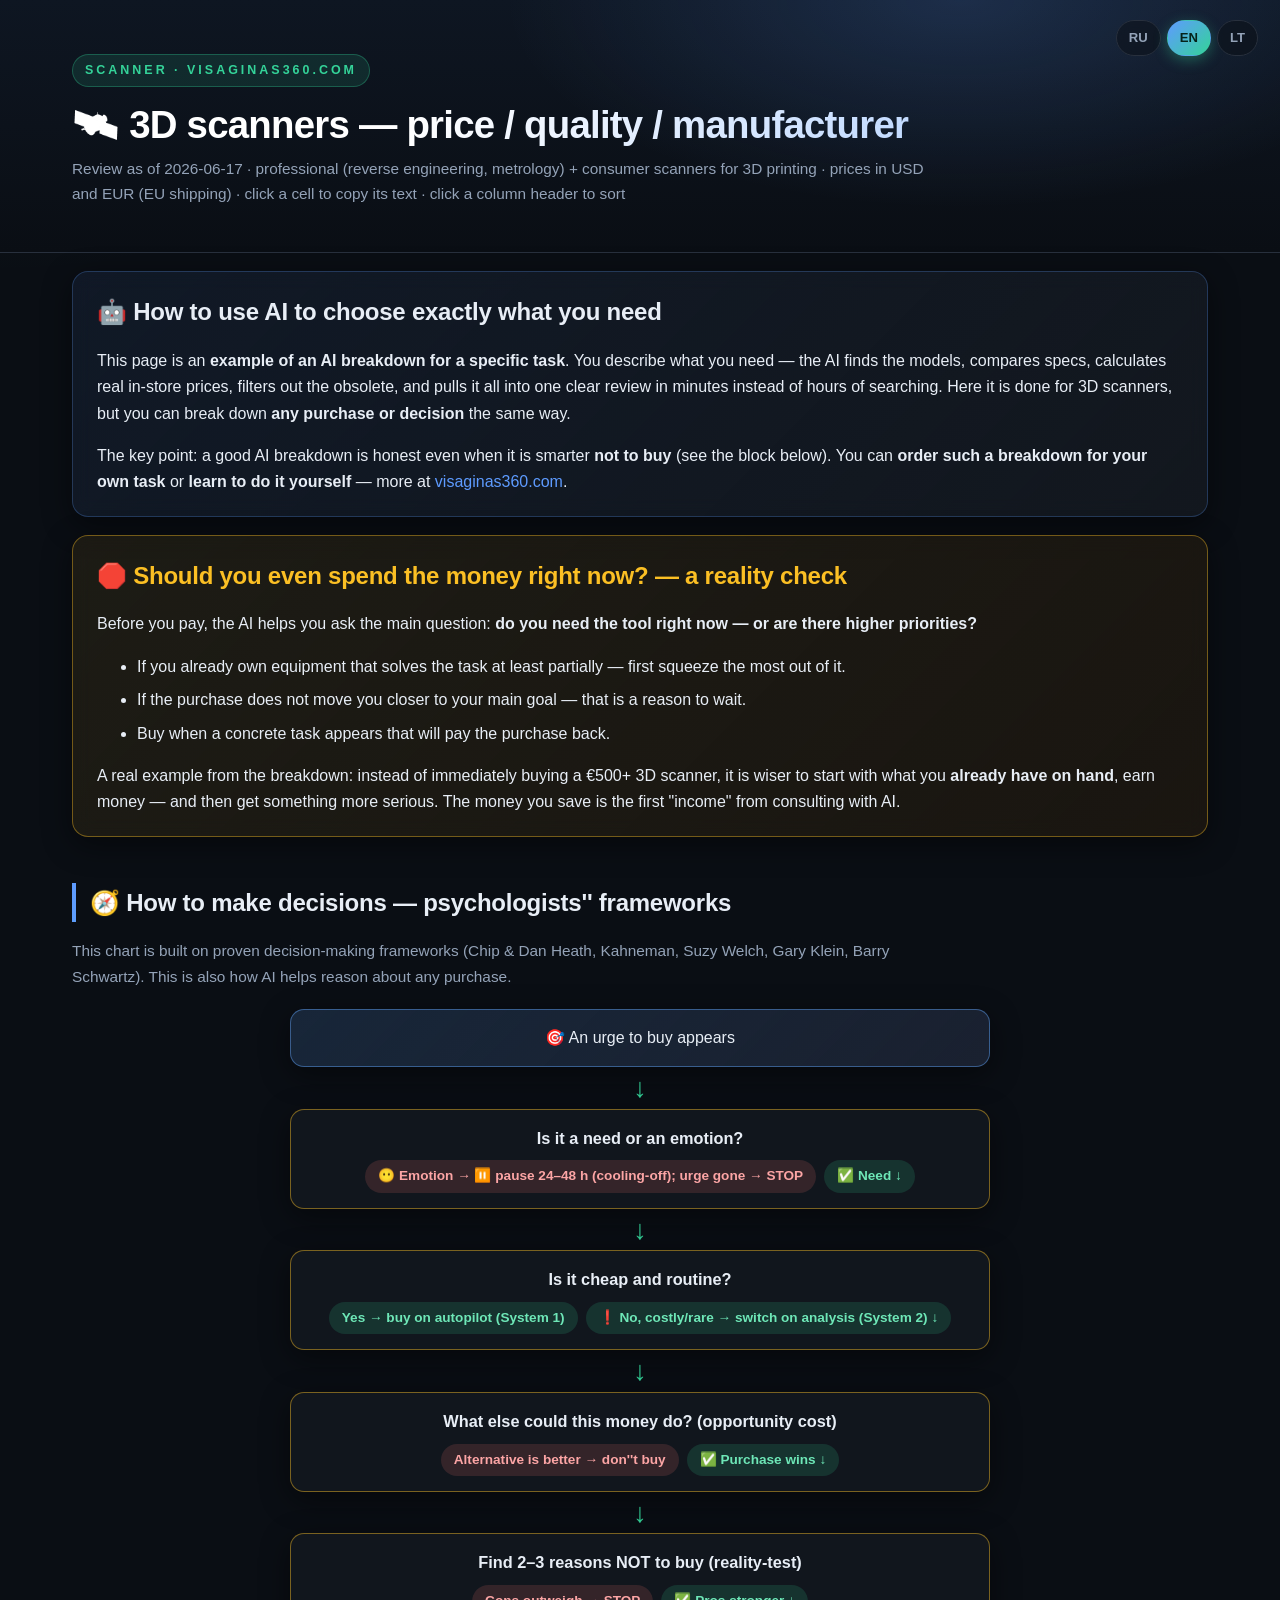
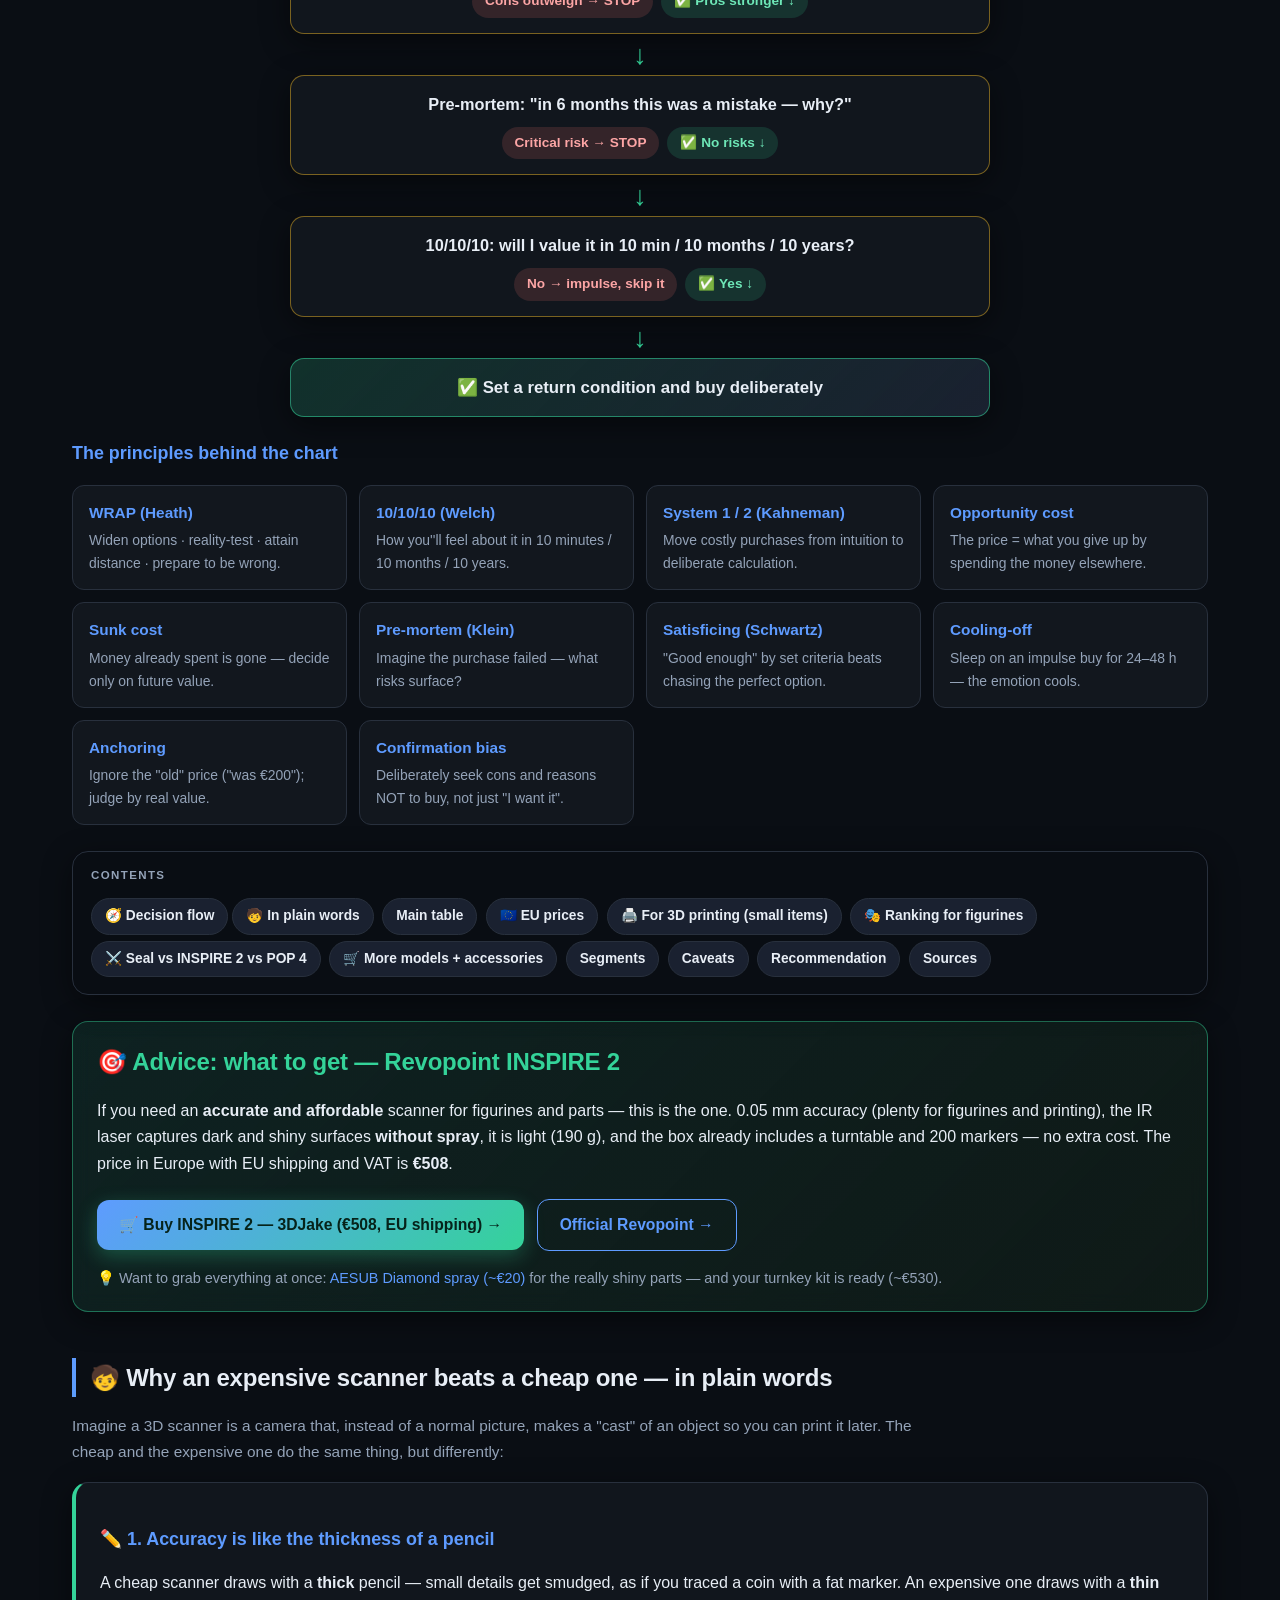
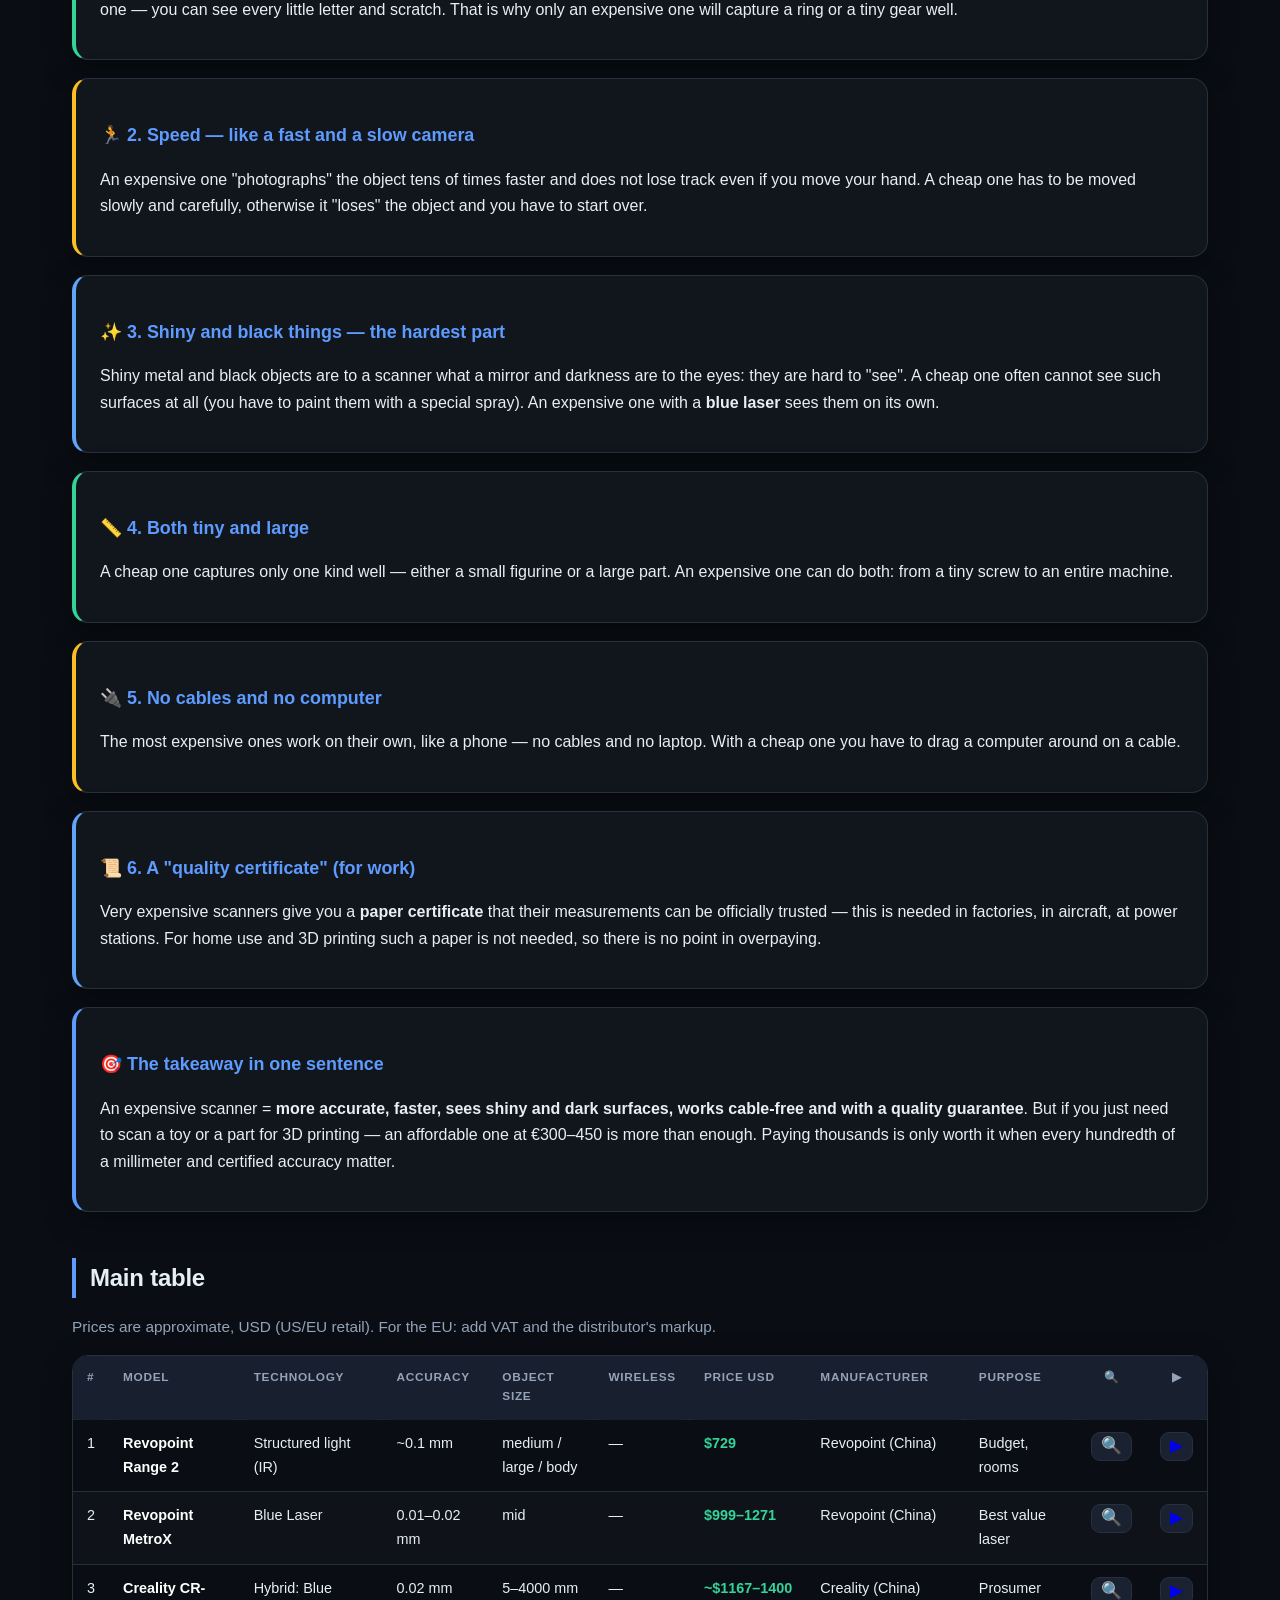
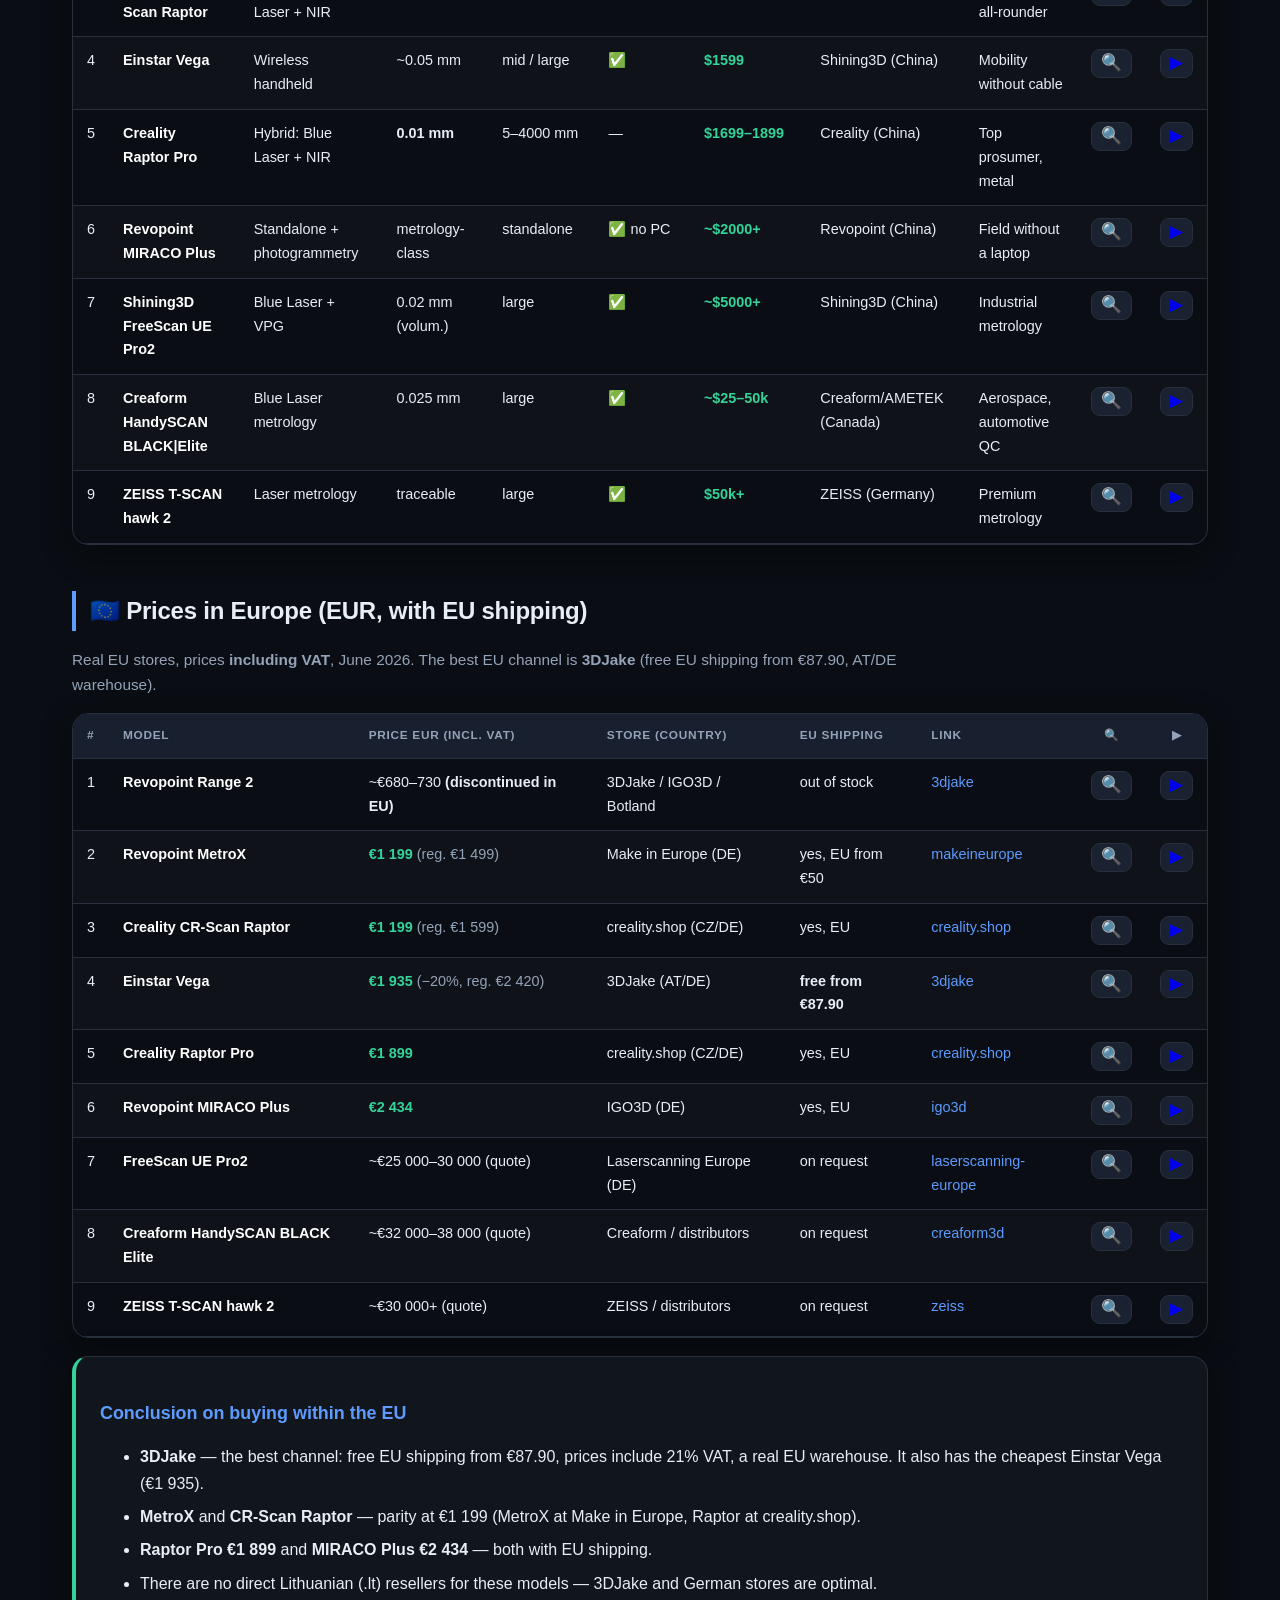
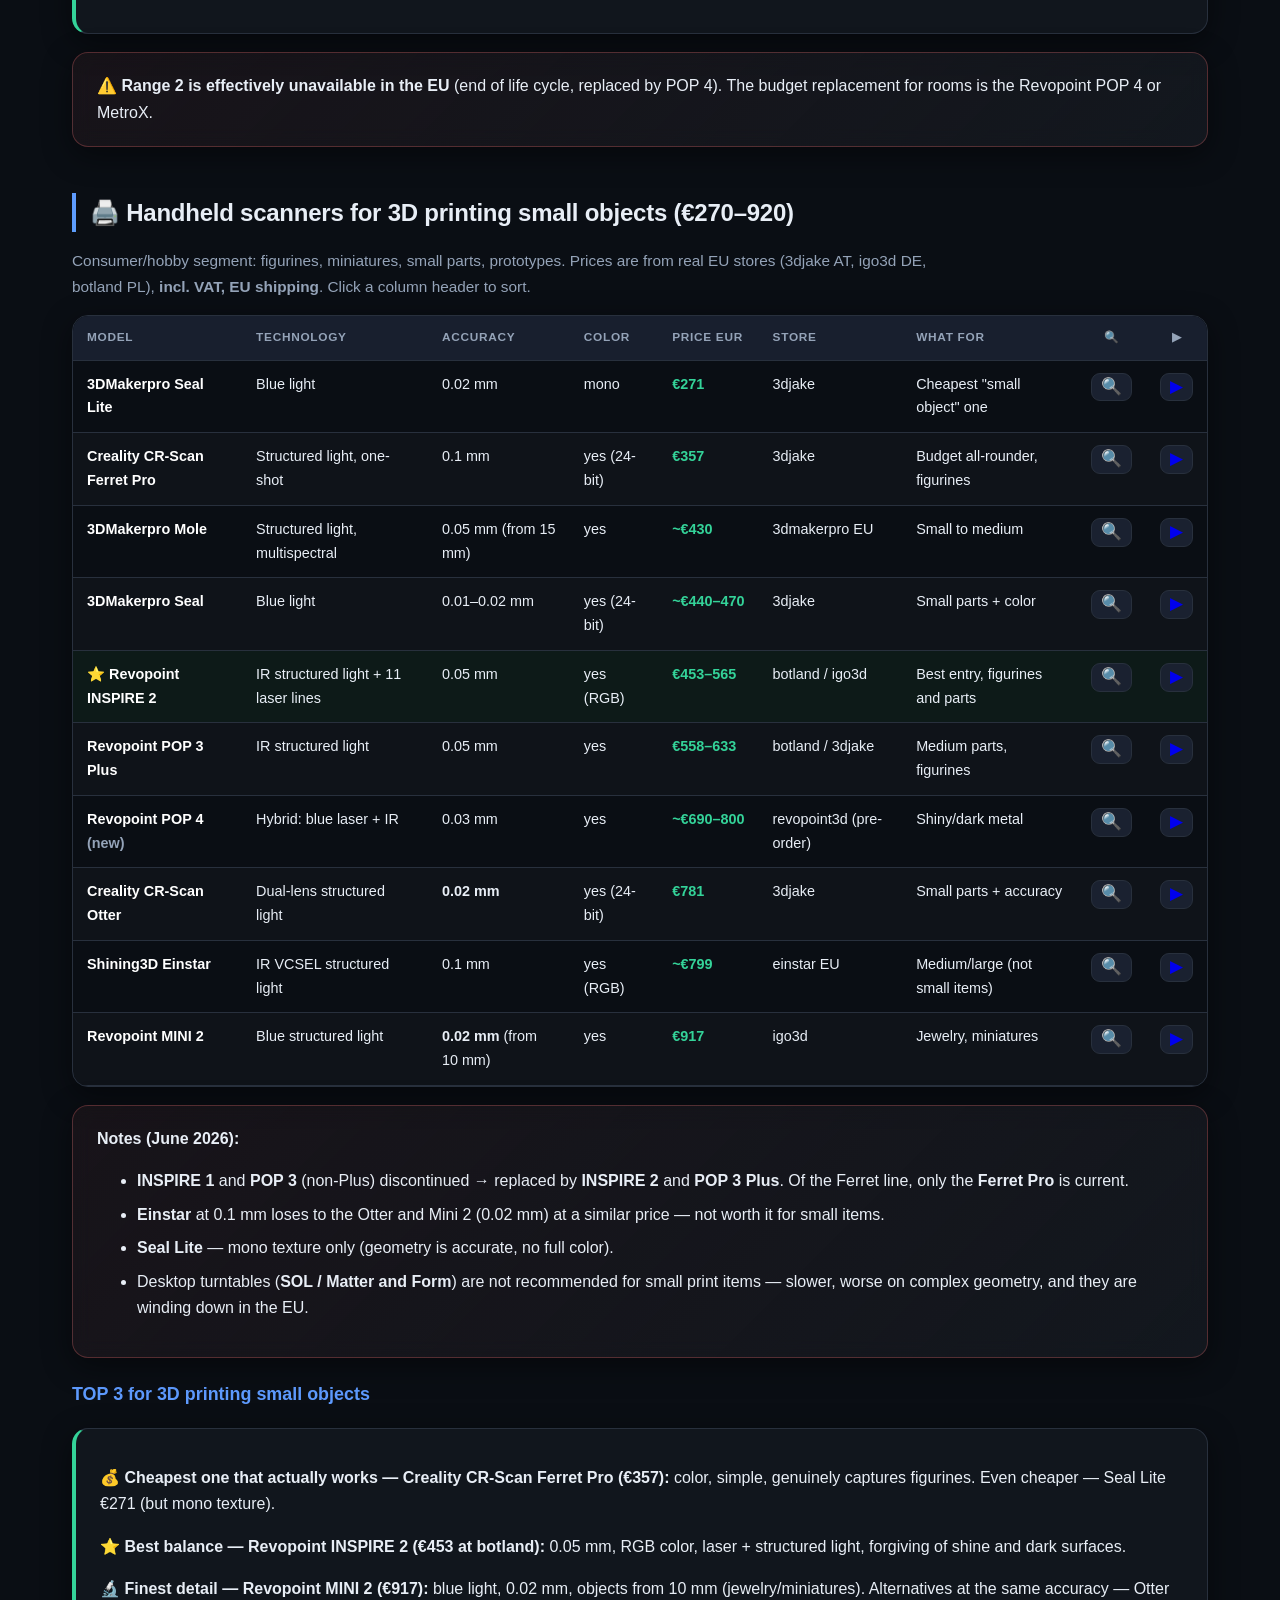
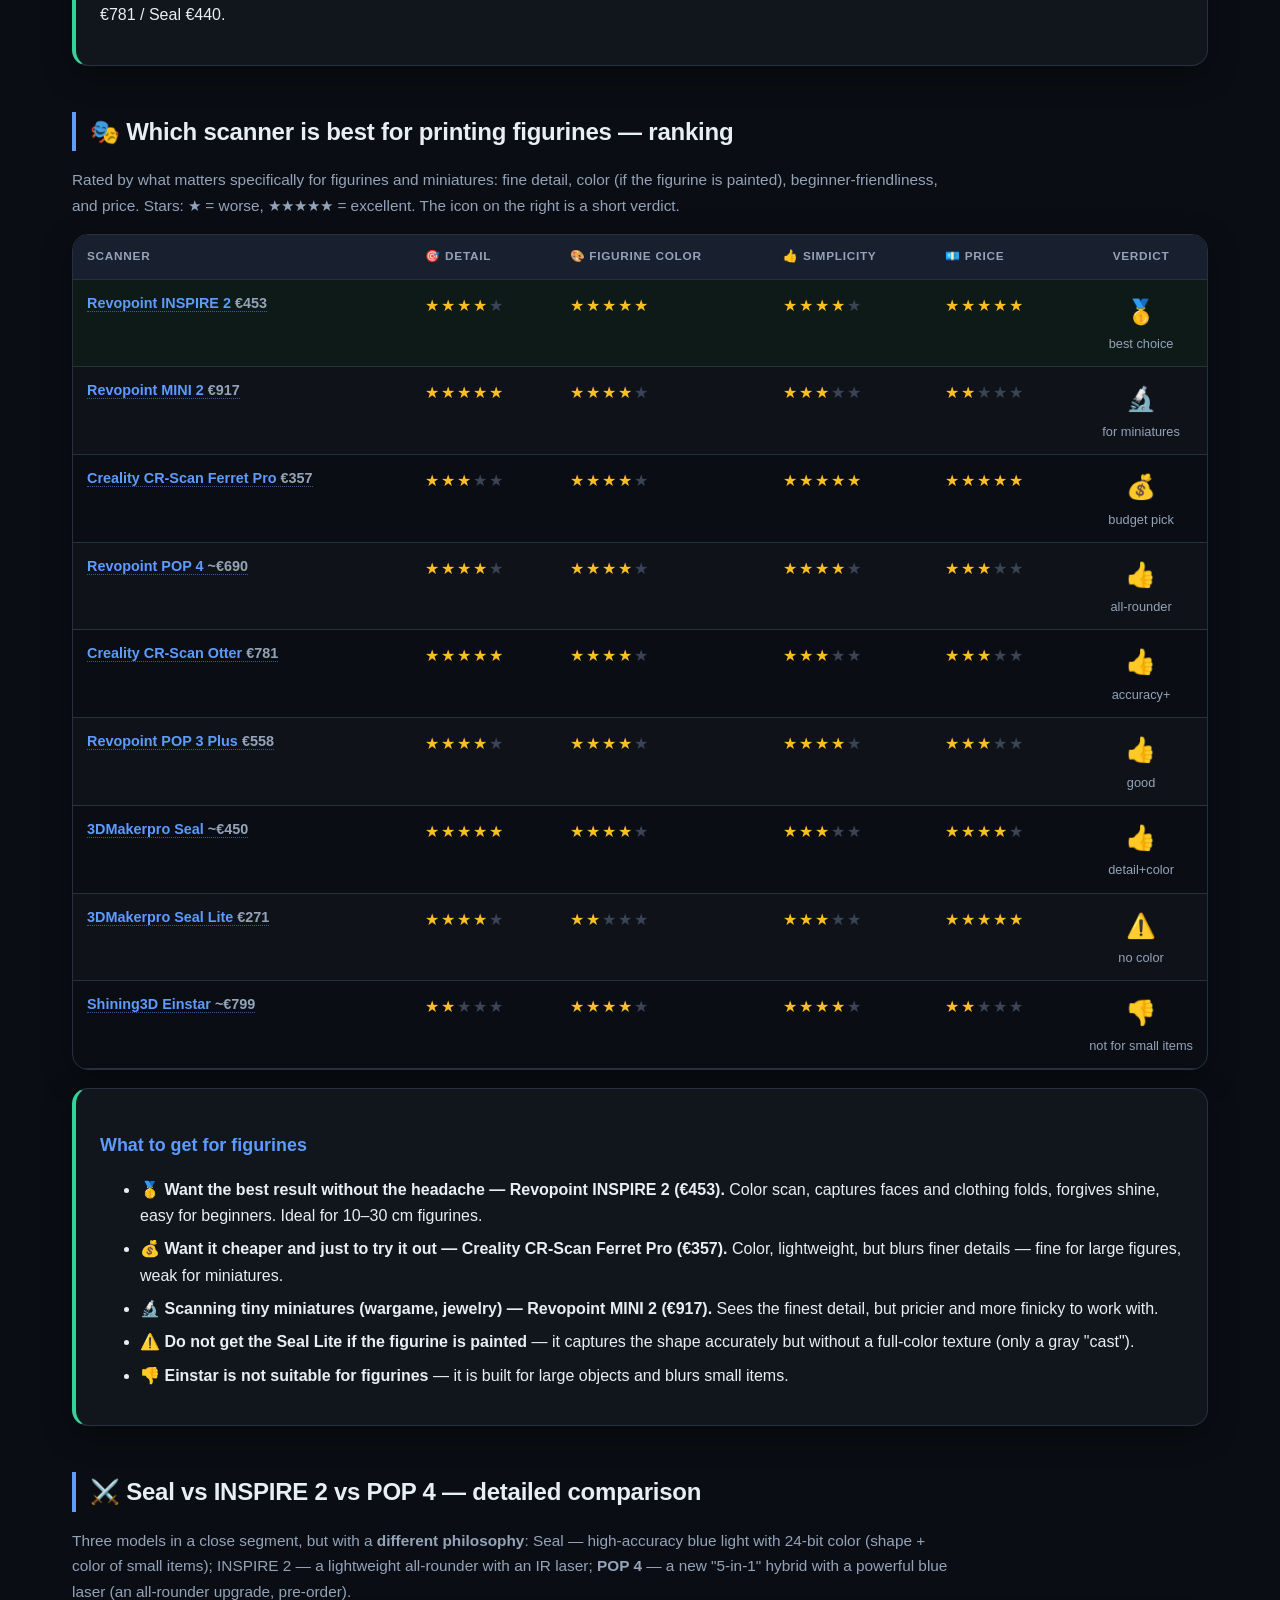
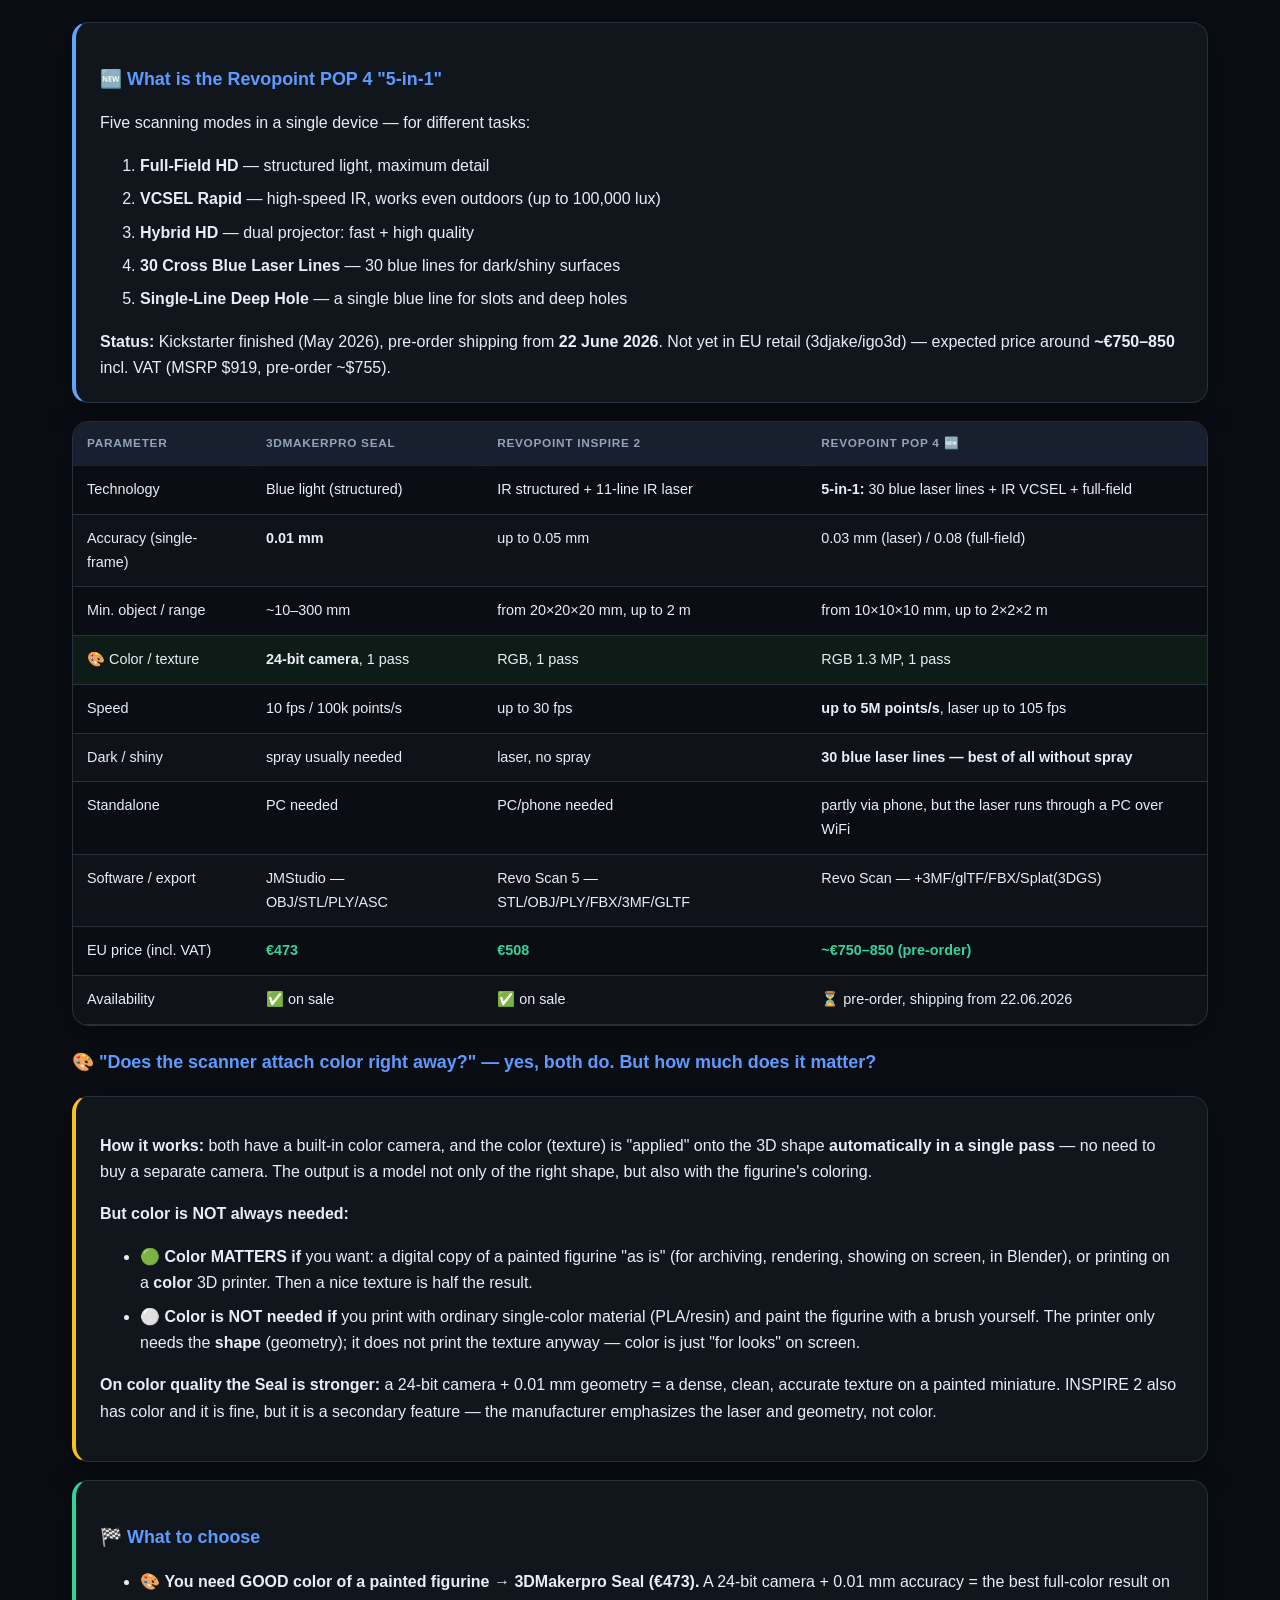
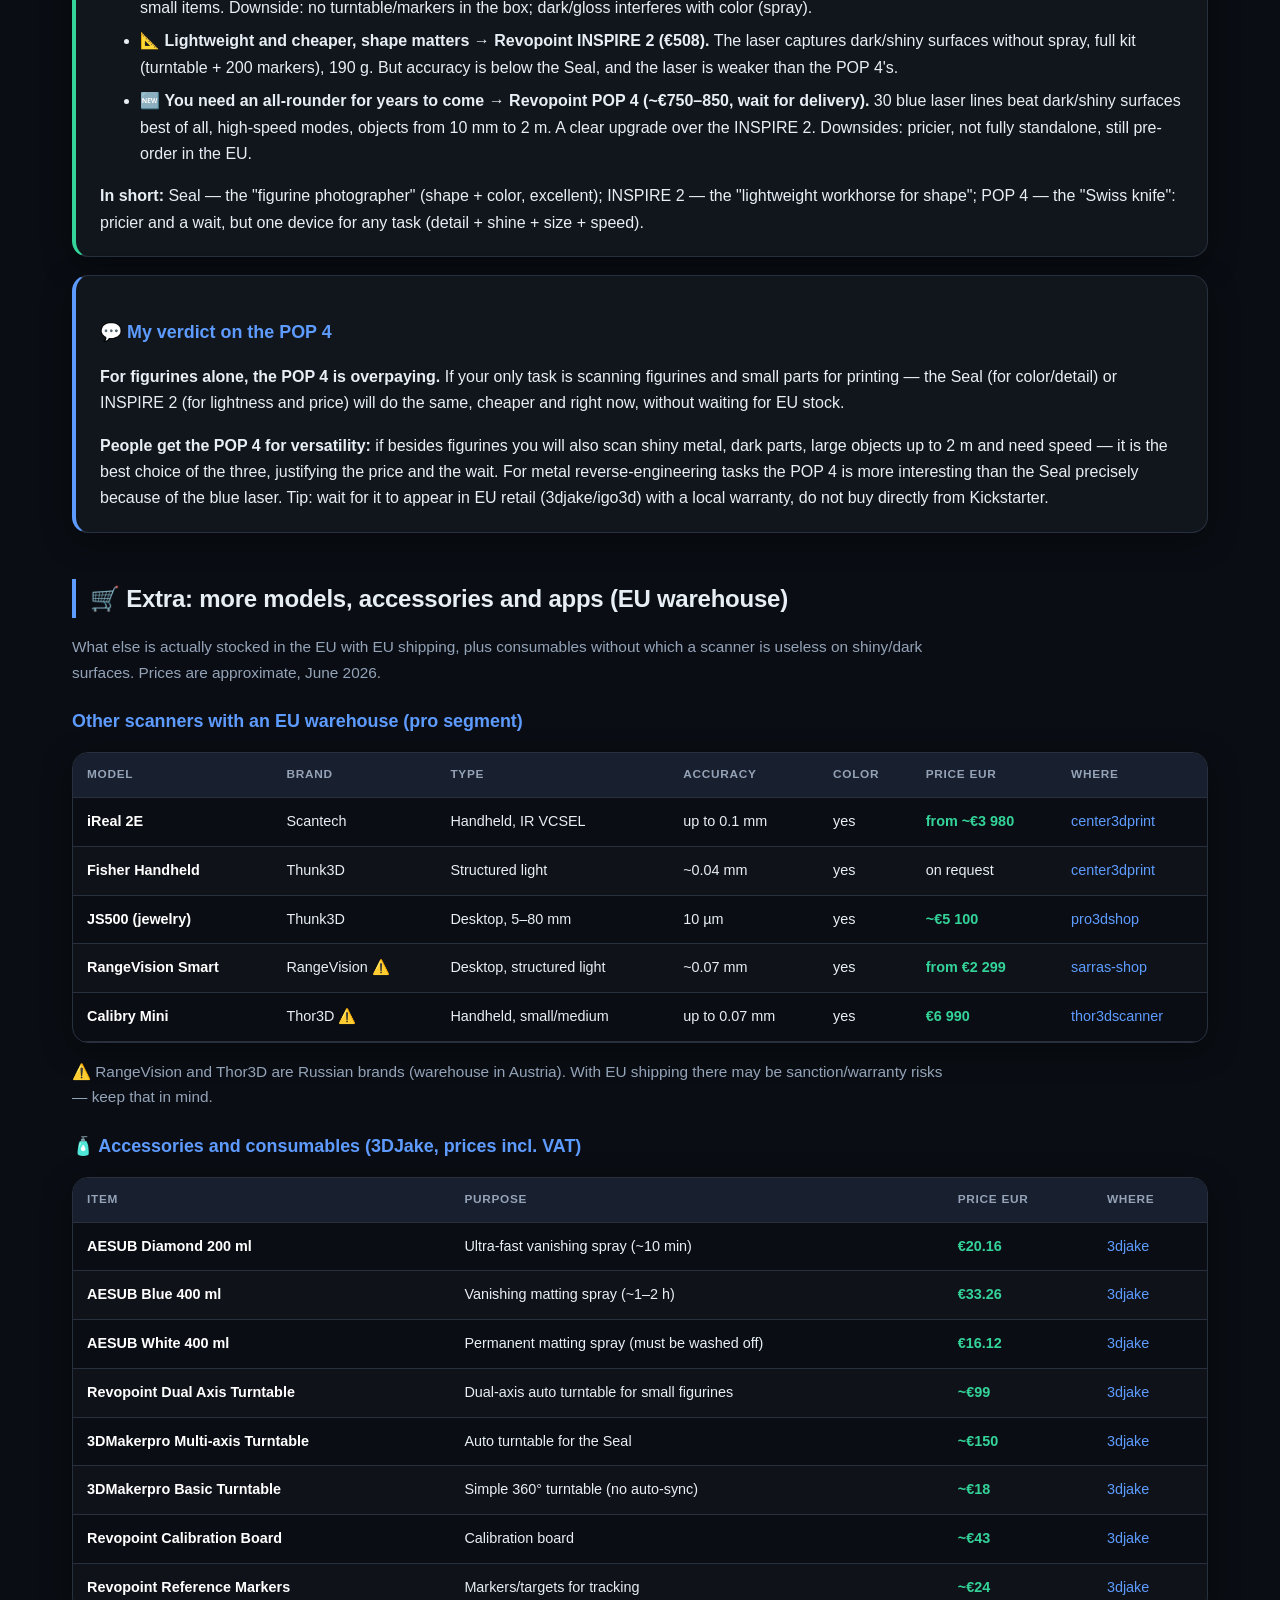
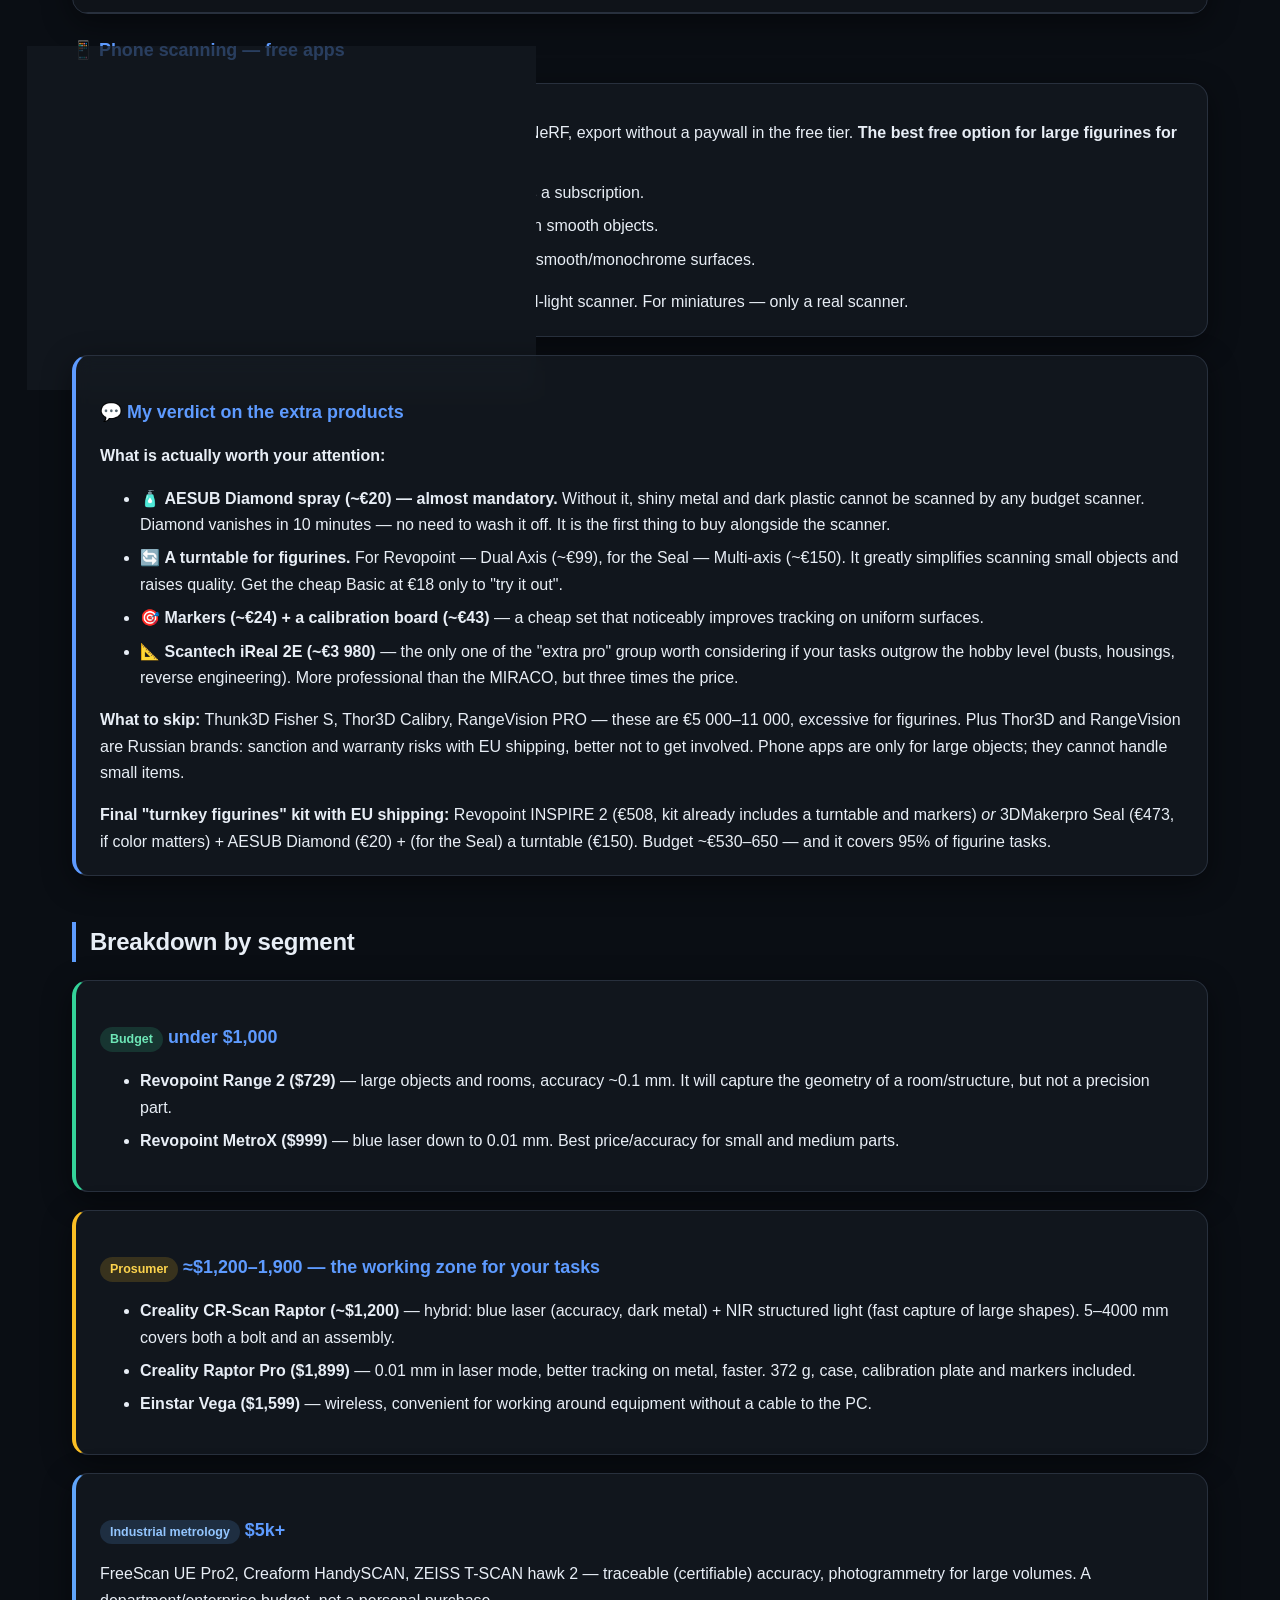
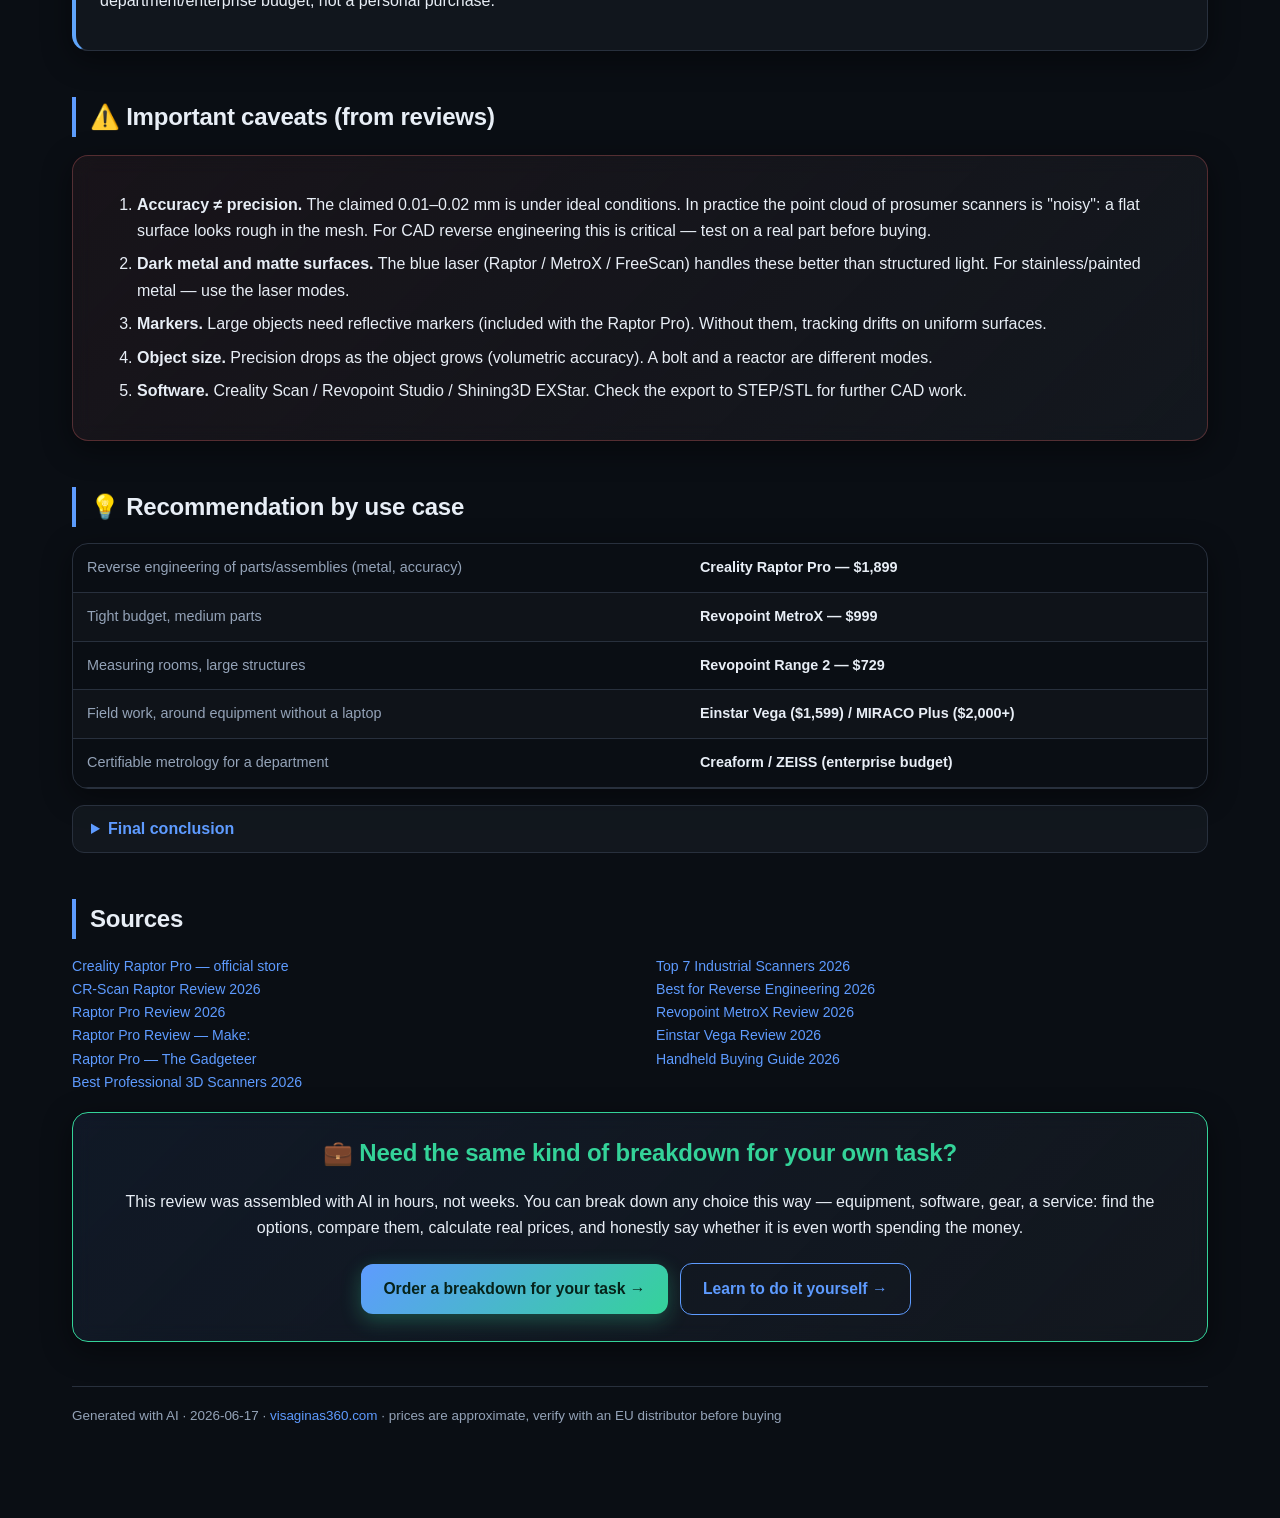
<file: public/en.html>
<!DOCTYPE html>
<html lang="en">
<head>
<meta charset="UTF-8">
<meta name="viewport" content="width=device-width, initial-scale=1.0">
<title>3D scanners — price / quality / manufacturer (2026)</title>
<link rel="stylesheet" href="style.css?v=5">
<meta name="description" content="AI breakdown of 3D scanners 2026: price, quality, for 3D printing and reverse engineering. Model comparison, EU prices, recommendations." />
<link rel="canonical" href="https://scanner.visaginas360.com/en.html" />
<link rel="alternate" hreflang="ru" href="https://scanner.visaginas360.com/" />
<link rel="alternate" hreflang="en" href="https://scanner.visaginas360.com/en.html" />
<link rel="alternate" hreflang="lt" href="https://scanner.visaginas360.com/lt.html" />
<link rel="alternate" hreflang="x-default" href="https://scanner.visaginas360.com/" />
<meta name="robots" content="index, follow, max-snippet:-1, max-image-preview:large" />
<meta name="author" content="visaginas360" />
<meta property="og:type" content="article" />
<meta property="og:site_name" content="visaginas360" />
<meta property="og:title" content="3D Scanners 2026 - AI Buying Guide: price & quality" />
<meta property="og:description" content="AI breakdown of 3D scanners 2026: price, quality, for 3D printing and reverse engineering. Model comparison, EU prices, recommendations." />
<meta property="og:url" content="https://scanner.visaginas360.com/en.html" />
<meta property="og:locale" content="en_US" />
<meta property="og:locale:alternate" content="ru_RU" />
<meta property="og:locale:alternate" content="lt_LT" />
<meta name="twitter:card" content="summary_large_image" />
<meta name="twitter:title" content="3D Scanners 2026 - AI Buying Guide: price & quality" />
<meta name="twitter:description" content="AI breakdown of 3D scanners 2026: price, quality, for 3D printing and reverse engineering. Model comparison, EU prices, recommendations." /><script type="application/ld+json">
{"@context":"https://schema.org","@type":"TechArticle","headline":"3D Scanners 2026 - AI Buying Guide","about":"3D scanners price quality comparison for 3D printing and reverse engineering","inLanguage":["ru","en","lt"],"author":{"@type":"Organization","name":"visaginas360","url":"https://visaginas360.com"},"publisher":{"@type":"Organization","name":"visaginas360"},"datePublished":"2026-06-17"}
</script>
</head>
<body>
<header style="position:relative"><div class="wrap">
  <div class="langbar"><a href="index.html">RU</a><a href="en.html" class="active">EN</a><a href="lt.html">LT</a></div>
  <div class="brand">SCANNER · visaginas360.com</div>
  <h1>🛰️ 3D scanners — price / quality / manufacturer</h1>
  <div class="sub">Review as of 2026-06-17 · professional (reverse engineering, metrology) + consumer scanners for 3D printing · prices in USD and EUR (EU shipping) · click a cell to copy its text · click a column header to sort</div>
</div></header>

<div class="wrap">

<div class="intro">
  <h2>🤖 How to use AI to choose exactly what you need</h2>
  <p>This page is an <b>example of an AI breakdown for a specific task</b>. You describe what you need — the AI finds the models, compares specs, calculates real in-store prices, filters out the obsolete, and pulls it all into one clear review in minutes instead of hours of searching. Here it is done for 3D scanners, but you can break down <b>any purchase or decision</b> the same way.</p>
  <p style="margin-bottom:0">The key point: a good AI breakdown is honest even when it is smarter <b>not to buy</b> (see the block below). You can <b>order such a breakdown for your own task</b> or <b>learn to do it yourself</b> — more at <a class="src" href="https://visaginas360.com" target="_blank" rel="noopener">visaginas360.com</a>.</p>
</div>

<div class="stop">
  <h2>🛑 Should you even spend the money right now? — a reality check</h2>
  <p>Before you pay, the AI helps you ask the main question: <b>do you need the tool right now — or are there higher priorities?</b></p>
  <ul>
    <li>If you already own equipment that solves the task at least partially — first squeeze the most out of it.</li>
    <li>If the purchase does not move you closer to your main goal — that is a reason to wait.</li>
    <li>Buy when a concrete task appears that will pay the purchase back.</li>
  </ul>
  <p style="margin-bottom:0">A real example from the breakdown: instead of immediately buying a €500+ 3D scanner, it is wiser to start with what you <b>already have on hand</b>, earn money — and then get something more serious. The money you save is the first "income" from consulting with AI.</p>
</div>

<h2 id="flow">🧭 How to make decisions — psychologists'' frameworks</h2>
<p class="sub">This chart is built on proven decision-making frameworks (Chip &amp; Dan Heath, Kahneman, Suzy Welch, Gary Klein, Barry Schwartz). This is also how AI helps reason about any purchase.</p>
<div class="flow">
  <div class="node node-start">🎯 An urge to buy appears</div>
  <div class="arrow">↓</div>
  <div class="node node-q"><b>Is it a need or an emotion?</b><div class="branches"><span class="br-stop">😶 Emotion → ⏸️ pause 24–48 h (cooling-off); urge gone → STOP</span><span class="br-go">✅ Need ↓</span></div></div>
  <div class="arrow">↓</div>
  <div class="node node-q"><b>Is it cheap and routine?</b><div class="branches"><span class="br-go">Yes → buy on autopilot (System 1)</span><span class="br-go">❗ No, costly/rare → switch on analysis (System 2) ↓</span></div></div>
  <div class="arrow">↓</div>
  <div class="node node-q"><b>What else could this money do? (opportunity cost)</b><div class="branches"><span class="br-stop">Alternative is better → don''t buy</span><span class="br-go">✅ Purchase wins ↓</span></div></div>
  <div class="arrow">↓</div>
  <div class="node node-q"><b>Find 2–3 reasons NOT to buy (reality-test)</b><div class="branches"><span class="br-stop">Cons outweigh → STOP</span><span class="br-go">✅ Pros stronger ↓</span></div></div>
  <div class="arrow">↓</div>
  <div class="node node-q"><b>Pre-mortem: "in 6 months this was a mistake — why?"</b><div class="branches"><span class="br-stop">Critical risk → STOP</span><span class="br-go">✅ No risks ↓</span></div></div>
  <div class="arrow">↓</div>
  <div class="node node-q"><b>10/10/10: will I value it in 10 min / 10 months / 10 years?</b><div class="branches"><span class="br-stop">No → impulse, skip it</span><span class="br-go">✅ Yes ↓</span></div></div>
  <div class="arrow">↓</div>
  <div class="node node-go">✅ Set a return condition and buy deliberately</div>
</div>
<h3>The principles behind the chart</h3>
<div class="principles">
  <div class="p"><b>WRAP (Heath)</b><span>Widen options · reality-test · attain distance · prepare to be wrong.</span></div>
  <div class="p"><b>10/10/10 (Welch)</b><span>How you''ll feel about it in 10 minutes / 10 months / 10 years.</span></div>
  <div class="p"><b>System 1 / 2 (Kahneman)</b><span>Move costly purchases from intuition to deliberate calculation.</span></div>
  <div class="p"><b>Opportunity cost</b><span>The price = what you give up by spending the money elsewhere.</span></div>
  <div class="p"><b>Sunk cost</b><span>Money already spent is gone — decide only on future value.</span></div>
  <div class="p"><b>Pre-mortem (Klein)</b><span>Imagine the purchase failed — what risks surface?</span></div>
  <div class="p"><b>Satisficing (Schwartz)</b><span>"Good enough" by set criteria beats chasing the perfect option.</span></div>
  <div class="p"><b>Cooling-off</b><span>Sleep on an impulse buy for 24–48 h — the emotion cools.</span></div>
  <div class="p"><b>Anchoring</b><span>Ignore the "old" price ("was €200"); judge by real value.</span></div>
  <div class="p"><b>Confirmation bias</b><span>Deliberately seek cons and reasons NOT to buy, not just "I want it".</span></div>
</div>
<nav class="toc">
  <strong>Contents</strong>
  <a href="#flow">🧭 Decision flow</a><a href="#kids">🧒 In plain words</a>
  <a href="#main">Main table</a>
  <a href="#eu">🇪🇺 EU prices</a>
  <a href="#print">🖨️ For 3D printing (small items)</a>
  <a href="#figures">🎭 Ranking for figurines</a>
  <a href="#duel">⚔️ Seal vs INSPIRE 2 vs POP 4</a>
  <a href="#extra">🛒 More models + accessories</a>
  <a href="#segments">Segments</a>
  <a href="#warn">Caveats</a>
  <a href="#rec">Recommendation</a>
  <a href="#src">Sources</a>
</nav>

<div class="pick">
  <h2>🎯 Advice: what to get — Revopoint INSPIRE 2</h2>
  <p>If you need an <b>accurate and affordable</b> scanner for figurines and parts — this is the one. 0.05 mm accuracy (plenty for figurines and printing), the IR laser captures dark and shiny surfaces <b>without spray</b>, it is light (190 g), and the box already includes a turntable and 200 markers — no extra cost. The price in Europe with EU shipping and VAT is <b>€508</b>.</p>
  <p style="margin:14px 0 4px">
    <a class="buybtn" href="https://www.3djake.com/revopoint/inspire-2" target="_blank" rel="noopener">🛒 Buy INSPIRE 2 — 3DJake (€508, EU shipping) →</a>
    <a class="buybtn alt" href="https://www.revopoint3d.com/products/infrared-laser-3d-scanner-inspire2" target="_blank" rel="noopener">Official Revopoint →</a>
  </p>
  <p style="margin:10px 0 0;color:var(--muted);font-size:.9rem">💡 Want to grab everything at once: <a class="src" href="https://www.3djake.com/aesub" target="_blank" rel="noopener">AESUB Diamond spray (~€20)</a> for the really shiny parts — and your turnkey kit is ready (~€530).</p>
</div>

<h2 id="kids">🧒 Why an expensive scanner beats a cheap one — in plain words</h2>
<p class="sub">Imagine a 3D scanner is a camera that, instead of a normal picture, makes a "cast" of an object so you can print it later. The cheap and the expensive one do the same thing, but differently:</p>

<div class="card green">
  <h3>✏️ 1. Accuracy is like the thickness of a pencil</h3>
  <p>A cheap scanner draws with a <b>thick</b> pencil — small details get smudged, as if you traced a coin with a fat marker. An expensive one draws with a <b>thin</b> one — you can see every little letter and scratch. That is why only an expensive one will capture a ring or a tiny gear well.</p>
</div>

<div class="card amber">
  <h3>🏃 2. Speed — like a fast and a slow camera</h3>
  <p>An expensive one "photographs" the object tens of times faster and does not lose track even if you move your hand. A cheap one has to be moved slowly and carefully, otherwise it "loses" the object and you have to start over.</p>
</div>

<div class="card blue">
  <h3>✨ 3. Shiny and black things — the hardest part</h3>
  <p>Shiny metal and black objects are to a scanner what a mirror and darkness are to the eyes: they are hard to "see". A cheap one often cannot see such surfaces at all (you have to paint them with a special spray). An expensive one with a <b>blue laser</b> sees them on its own.</p>
</div>

<div class="card green">
  <h3>📏 4. Both tiny and large</h3>
  <p>A cheap one captures only one kind well — either a small figurine or a large part. An expensive one can do both: from a tiny screw to an entire machine.</p>
</div>

<div class="card amber">
  <h3>🔌 5. No cables and no computer</h3>
  <p>The most expensive ones work on their own, like a phone — no cables and no laptop. With a cheap one you have to drag a computer around on a cable.</p>
</div>

<div class="card blue">
  <h3>📜 6. A "quality certificate" (for work)</h3>
  <p>Very expensive scanners give you a <b>paper certificate</b> that their measurements can be officially trusted — this is needed in factories, in aircraft, at power stations. For home use and 3D printing such a paper is not needed, so there is no point in overpaying.</p>
</div>

<div class="card" style="border-left:4px solid var(--accent)">
  <h3>🎯 The takeaway in one sentence</h3>
  <p>An expensive scanner = <b>more accurate, faster, sees shiny and dark surfaces, works cable-free and with a quality guarantee</b>. But if you just need to scan a toy or a part for 3D printing — an affordable one at €300–450 is more than enough. Paying thousands is only worth it when every hundredth of a millimeter and certified accuracy matter.</p>
</div>

<h2 id="main">Main table</h2>
<p class="sub">Prices are approximate, USD (US/EU retail). For the EU: add VAT and the distributor's markup.</p>
<div class="tablewrap">
<table id="t">
<thead><tr>
  <th>#</th><th>Model</th><th>Technology</th><th>Accuracy</th>
  <th>Object size</th><th>Wireless</th><th>Price USD</th><th>Manufacturer</th><th>Purpose</th>
</tr></thead>
<tbody>
<tr><td>1</td><td class="model">Revopoint Range 2</td><td>Structured light (IR)</td><td>~0.1 mm</td><td>medium / large / body</td><td>—</td><td class="price">$729</td><td>Revopoint (China)</td><td>Budget, rooms</td></tr>
<tr><td>2</td><td class="model">Revopoint MetroX</td><td>Blue Laser</td><td>0.01–0.02 mm</td><td>mid</td><td>—</td><td class="price">$999–1271</td><td>Revopoint (China)</td><td>Best value laser</td></tr>
<tr><td>3</td><td class="model">Creality CR-Scan Raptor</td><td>Hybrid: Blue Laser + NIR</td><td>0.02 mm</td><td>5–4000 mm</td><td>—</td><td class="price">~$1167–1400</td><td>Creality (China)</td><td>Prosumer all-rounder</td></tr>
<tr><td>4</td><td class="model">Einstar Vega</td><td>Wireless handheld</td><td>~0.05 mm</td><td>mid / large</td><td>✅</td><td class="price">$1599</td><td>Shining3D (China)</td><td>Mobility without cable</td></tr>
<tr><td>5</td><td class="model">Creality Raptor Pro</td><td>Hybrid: Blue Laser + NIR</td><td><b>0.01 mm</b></td><td>5–4000 mm</td><td>—</td><td class="price">$1699–1899</td><td>Creality (China)</td><td>Top prosumer, metal</td></tr>
<tr><td>6</td><td class="model">Revopoint MIRACO Plus</td><td>Standalone + photogrammetry</td><td>metrology-class</td><td>standalone</td><td>✅ no PC</td><td class="price">~$2000+</td><td>Revopoint (China)</td><td>Field without a laptop</td></tr>
<tr><td>7</td><td class="model">Shining3D FreeScan UE Pro2</td><td>Blue Laser + VPG</td><td>0.02 mm (volum.)</td><td>large</td><td>✅</td><td class="price">~$5000+</td><td>Shining3D (China)</td><td>Industrial metrology</td></tr>
<tr><td>8</td><td class="model">Creaform HandySCAN BLACK|Elite</td><td>Blue Laser metrology</td><td>0.025 mm</td><td>large</td><td>✅</td><td class="price">~$25–50k</td><td>Creaform/AMETEK (Canada)</td><td>Aerospace, automotive QC</td></tr>
<tr><td>9</td><td class="model">ZEISS T-SCAN hawk 2</td><td>Laser metrology</td><td>traceable</td><td>large</td><td>✅</td><td class="price">$50k+</td><td>ZEISS (Germany)</td><td>Premium metrology</td></tr>
</tbody>
</table>
</div>

<h2 id="eu">🇪🇺 Prices in Europe (EUR, with EU shipping)</h2>
<p class="sub">Real EU stores, prices <b>including VAT</b>, June 2026. The best EU channel is <b>3DJake</b> (free EU shipping from €87.90, AT/DE warehouse).</p>
<div class="tablewrap">
<table id="t2">
<thead><tr>
  <th>#</th><th>Model</th><th>Price EUR (incl. VAT)</th><th>Store (country)</th><th>EU shipping</th><th>Link</th>
</tr></thead>
<tbody>
<tr><td>1</td><td class="model">Revopoint Range 2</td><td>~€680–730 <b>(discontinued in EU)</b></td><td>3DJake / IGO3D / Botland</td><td>out of stock</td><td><a class="src" href="https://www.3djake.com/revopoint/range-2">3djake</a></td></tr>
<tr><td>2</td><td class="model">Revopoint MetroX</td><td class="price">€1 199 <span style="color:var(--muted);font-weight:400">(reg. €1 499)</span></td><td>Make in Europe (DE)</td><td>yes, EU from €50</td><td><a class="src" href="https://www.makeineurope.de/en/products/revopoint-metrox-3d-scanner-advanced-edition">makeineurope</a></td></tr>
<tr><td>3</td><td class="model">Creality CR-Scan Raptor</td><td class="price">€1 199 <span style="color:var(--muted);font-weight:400">(reg. €1 599)</span></td><td>creality.shop (CZ/DE)</td><td>yes, EU</td><td><a class="src" href="https://www.creality.shop/products/creality-cr-scan-raptor-3d-scanner">creality.shop</a></td></tr>
<tr><td>4</td><td class="model">Einstar Vega</td><td class="price">€1 935 <span style="color:var(--muted);font-weight:400">(−20%, reg. €2 420)</span></td><td>3DJake (AT/DE)</td><td><b>free from €87.90</b></td><td><a class="src" href="https://www.3djake.com/shining-3d/einstar-vega">3djake</a></td></tr>
<tr><td>5</td><td class="model">Creality Raptor Pro</td><td class="price">€1 899</td><td>creality.shop (CZ/DE)</td><td>yes, EU</td><td><a class="src" href="https://www.creality.shop/products/creality-raptor-pro-3d-scanner">creality.shop</a></td></tr>
<tr><td>6</td><td class="model">Revopoint MIRACO Plus</td><td class="price">€2 434</td><td>IGO3D (DE)</td><td>yes, EU</td><td><a class="src" href="https://www.igo3d.com/revopoint-3d-scanner-en">igo3d</a></td></tr>
<tr><td>7</td><td class="model">FreeScan UE Pro2</td><td>~€25 000–30 000 (quote)</td><td>Laserscanning Europe (DE)</td><td>on request</td><td><a class="src" href="https://www.laserscanning-europe.com/en/handheld-3d-scanners/shining-3d-freescan-ue-pro2">laserscanning-europe</a></td></tr>
<tr><td>8</td><td class="model">Creaform HandySCAN BLACK Elite</td><td>~€32 000–38 000 (quote)</td><td>Creaform / distributors</td><td>on request</td><td><a class="src" href="https://www.creaform3d.com/en/products/portable-3d-scanners/handyscan-3d-pro-series">creaform3d</a></td></tr>
<tr><td>9</td><td class="model">ZEISS T-SCAN hawk 2</td><td>~€30 000+ (quote)</td><td>ZEISS / distributors</td><td>on request</td><td><a class="src" href="https://www.zeiss.com/metrology/en/about-us/newsroom/2023/t-scan-hawk-2.html">zeiss</a></td></tr>
</tbody>
</table>
</div>
<div class="card green">
  <h3>Conclusion on buying within the EU</h3>
  <ul>
    <li><b>3DJake</b> — the best channel: free EU shipping from €87.90, prices include 21% VAT, a real EU warehouse. It also has the cheapest Einstar Vega (€1 935).</li>
    <li><b>MetroX</b> and <b>CR-Scan Raptor</b> — parity at €1 199 (MetroX at Make in Europe, Raptor at creality.shop).</li>
    <li><b>Raptor Pro €1 899</b> and <b>MIRACO Plus €2 434</b> — both with EU shipping.</li>
    <li>There are no direct Lithuanian (.lt) resellers for these models — 3DJake and German stores are optimal.</li>
  </ul>
</div>
<div class="warn">
  ⚠️ <b>Range 2 is effectively unavailable in the EU</b> (end of life cycle, replaced by POP 4). The budget replacement for rooms is the Revopoint POP 4 or MetroX.
</div>

<h2 id="print">🖨️ Handheld scanners for 3D printing small objects (€270–920)</h2>
<p class="sub">Consumer/hobby segment: figurines, miniatures, small parts, prototypes. Prices are from real EU stores (3djake AT, igo3d DE, botland PL), <b>incl. VAT, EU shipping</b>. Click a column header to sort.</p>
<div class="tablewrap">
<table id="t3">
<thead><tr>
  <th>Model</th><th>Technology</th><th>Accuracy</th><th>Color</th><th>Price EUR</th><th>Store</th><th>What for</th>
</tr></thead>
<tbody>
<tr><td class="model">3DMakerpro Seal Lite</td><td>Blue light</td><td>0.02 mm</td><td>mono</td><td class="price">€271</td><td>3djake</td><td>Cheapest "small object" one</td></tr>
<tr><td class="model">Creality CR-Scan Ferret Pro</td><td>Structured light, one-shot</td><td>0.1 mm</td><td>yes (24-bit)</td><td class="price">€357</td><td>3djake</td><td>Budget all-rounder, figurines</td></tr>
<tr><td class="model">3DMakerpro Mole</td><td>Structured light, multispectral</td><td>0.05 mm (from 15 mm)</td><td>yes</td><td class="price">~€430</td><td>3dmakerpro EU</td><td>Small to medium</td></tr>
<tr><td class="model">3DMakerpro Seal</td><td>Blue light</td><td>0.01–0.02 mm</td><td>yes (24-bit)</td><td class="price">~€440–470</td><td>3djake</td><td>Small parts + color</td></tr>
<tr style="background:rgba(63,185,80,.07)"><td class="model">⭐ Revopoint INSPIRE 2</td><td>IR structured light + 11 laser lines</td><td>0.05 mm</td><td>yes (RGB)</td><td class="price">€453–565</td><td>botland / igo3d</td><td>Best entry, figurines and parts</td></tr>
<tr><td class="model">Revopoint POP 3 Plus</td><td>IR structured light</td><td>0.05 mm</td><td>yes</td><td class="price">€558–633</td><td>botland / 3djake</td><td>Medium parts, figurines</td></tr>
<tr><td class="model">Revopoint POP 4 <span style="color:var(--muted)">(new)</span></td><td>Hybrid: blue laser + IR</td><td>0.03 mm</td><td>yes</td><td class="price">~€690–800</td><td>revopoint3d (pre-order)</td><td>Shiny/dark metal</td></tr>
<tr><td class="model">Creality CR-Scan Otter</td><td>Dual-lens structured light</td><td><b>0.02 mm</b></td><td>yes (24-bit)</td><td class="price">€781</td><td>3djake</td><td>Small parts + accuracy</td></tr>
<tr><td class="model">Shining3D Einstar</td><td>IR VCSEL structured light</td><td>0.1 mm</td><td>yes (RGB)</td><td class="price">~€799</td><td>einstar EU</td><td>Medium/large (not small items)</td></tr>
<tr><td class="model">Revopoint MINI 2</td><td>Blue structured light</td><td><b>0.02 mm</b> (from 10 mm)</td><td>yes</td><td class="price">€917</td><td>igo3d</td><td>Jewelry, miniatures</td></tr>
</tbody>
</table>
</div>
<div class="warn">
<b>Notes (June 2026):</b>
<ul>
  <li><b>INSPIRE 1</b> and <b>POP 3</b> (non-Plus) discontinued → replaced by <b>INSPIRE 2</b> and <b>POP 3 Plus</b>. Of the Ferret line, only the <b>Ferret Pro</b> is current.</li>
  <li><b>Einstar</b> at 0.1 mm loses to the Otter and Mini 2 (0.02 mm) at a similar price — not worth it for small items.</li>
  <li><b>Seal Lite</b> — mono texture only (geometry is accurate, no full color).</li>
  <li>Desktop turntables (<b>SOL / Matter and Form</b>) are not recommended for small print items — slower, worse on complex geometry, and they are winding down in the EU.</li>
</ul>
</div>
<h3>TOP 3 for 3D printing small objects</h3>
<div class="card green">
  <p>💰 <b>Cheapest one that actually works — Creality CR-Scan Ferret Pro (€357):</b> color, simple, genuinely captures figurines. Even cheaper — Seal Lite €271 (but mono texture).</p>
  <p>⭐ <b>Best balance — Revopoint INSPIRE 2 (€453 at botland):</b> 0.05 mm, RGB color, laser + structured light, forgiving of shine and dark surfaces.</p>
  <p>🔬 <b>Finest detail — Revopoint MINI 2 (€917):</b> blue light, 0.02 mm, objects from 10 mm (jewelry/miniatures). Alternatives at the same accuracy — Otter €781 / Seal €440.</p>
</div>

<h2 id="figures">🎭 Which scanner is best for printing figurines — ranking</h2>
<p class="sub">Rated by what matters specifically for figurines and miniatures: fine detail, color (if the figurine is painted), beginner-friendliness, and price. Stars: ★ = worse, ★★★★★ = excellent. The icon on the right is a short verdict.</p>
<div class="tablewrap">
<table id="t4">
<thead><tr>
  <th>Scanner</th><th>🎯 Detail</th><th>🎨 Figurine color</th><th>👍 Simplicity</th><th>💶 Price</th><th class="srchcol">Verdict</th>
</tr></thead>
<tbody>
<tr style="background:rgba(63,185,80,.07)">
  <td class="model">Revopoint INSPIRE 2 <span style="color:var(--muted)">€453</span></td>
  <td><span class="stars">★★★★<span class="off">★</span></span></td>
  <td><span class="stars">★★★★★</span></td>
  <td><span class="stars">★★★★<span class="off">★</span></span></td>
  <td><span class="stars">★★★★★</span></td>
  <td class="badge">🥇<span class="verdict">best choice</span></td>
</tr>
<tr>
  <td class="model">Revopoint MINI 2 <span style="color:var(--muted)">€917</span></td>
  <td><span class="stars">★★★★★</span></td>
  <td><span class="stars">★★★★<span class="off">★</span></span></td>
  <td><span class="stars">★★★<span class="off">★★</span></span></td>
  <td><span class="stars">★★<span class="off">★★★</span></span></td>
  <td class="badge">🔬<span class="verdict">for miniatures</span></td>
</tr>
<tr>
  <td class="model">Creality CR-Scan Ferret Pro <span style="color:var(--muted)">€357</span></td>
  <td><span class="stars">★★★<span class="off">★★</span></span></td>
  <td><span class="stars">★★★★<span class="off">★</span></span></td>
  <td><span class="stars">★★★★★</span></td>
  <td><span class="stars">★★★★★</span></td>
  <td class="badge">💰<span class="verdict">budget pick</span></td>
</tr>
<tr>
  <td class="model">Revopoint POP 4 <span style="color:var(--muted)">~€690</span></td>
  <td><span class="stars">★★★★<span class="off">★</span></span></td>
  <td><span class="stars">★★★★<span class="off">★</span></span></td>
  <td><span class="stars">★★★★<span class="off">★</span></span></td>
  <td><span class="stars">★★★<span class="off">★★</span></span></td>
  <td class="badge">👍<span class="verdict">all-rounder</span></td>
</tr>
<tr>
  <td class="model">Creality CR-Scan Otter <span style="color:var(--muted)">€781</span></td>
  <td><span class="stars">★★★★★</span></td>
  <td><span class="stars">★★★★<span class="off">★</span></span></td>
  <td><span class="stars">★★★<span class="off">★★</span></span></td>
  <td><span class="stars">★★★<span class="off">★★</span></span></td>
  <td class="badge">👍<span class="verdict">accuracy+</span></td>
</tr>
<tr>
  <td class="model">Revopoint POP 3 Plus <span style="color:var(--muted)">€558</span></td>
  <td><span class="stars">★★★★<span class="off">★</span></span></td>
  <td><span class="stars">★★★★<span class="off">★</span></span></td>
  <td><span class="stars">★★★★<span class="off">★</span></span></td>
  <td><span class="stars">★★★<span class="off">★★</span></span></td>
  <td class="badge">👍<span class="verdict">good</span></td>
</tr>
<tr>
  <td class="model">3DMakerpro Seal <span style="color:var(--muted)">~€450</span></td>
  <td><span class="stars">★★★★★</span></td>
  <td><span class="stars">★★★★<span class="off">★</span></span></td>
  <td><span class="stars">★★★<span class="off">★★</span></span></td>
  <td><span class="stars">★★★★<span class="off">★</span></span></td>
  <td class="badge">👍<span class="verdict">detail+color</span></td>
</tr>
<tr>
  <td class="model">3DMakerpro Seal Lite <span style="color:var(--muted)">€271</span></td>
  <td><span class="stars">★★★★<span class="off">★</span></span></td>
  <td><span class="stars">★★<span class="off">★★★</span></span></td>
  <td><span class="stars">★★★<span class="off">★★</span></span></td>
  <td><span class="stars">★★★★★</span></td>
  <td class="badge">⚠️<span class="verdict">no color</span></td>
</tr>
<tr>
  <td class="model">Shining3D Einstar <span style="color:var(--muted)">~€799</span></td>
  <td><span class="stars">★★<span class="off">★★★</span></span></td>
  <td><span class="stars">★★★★<span class="off">★</span></span></td>
  <td><span class="stars">★★★★<span class="off">★</span></span></td>
  <td><span class="stars">★★<span class="off">★★★</span></span></td>
  <td class="badge">👎<span class="verdict">not for small items</span></td>
</tr>
</tbody>
</table>
</div>
<div class="card green">
  <h3>What to get for figurines</h3>
  <ul>
    <li>🥇 <b>Want the best result without the headache — Revopoint INSPIRE 2 (€453).</b> Color scan, captures faces and clothing folds, forgives shine, easy for beginners. Ideal for 10–30 cm figurines.</li>
    <li>💰 <b>Want it cheaper and just to try it out — Creality CR-Scan Ferret Pro (€357).</b> Color, lightweight, but blurs finer details — fine for large figures, weak for miniatures.</li>
    <li>🔬 <b>Scanning tiny miniatures (wargame, jewelry) — Revopoint MINI 2 (€917).</b> Sees the finest detail, but pricier and more finicky to work with.</li>
    <li>⚠️ <b>Do not get the Seal Lite if the figurine is painted</b> — it captures the shape accurately but without a full-color texture (only a gray "cast").</li>
    <li>👎 <b>Einstar is not suitable for figurines</b> — it is built for large objects and blurs small items.</li>
  </ul>
</div>

<h2 id="duel">⚔️ Seal vs INSPIRE 2 vs POP 4 — detailed comparison</h2>
<p class="sub">Three models in a close segment, but with a <b>different philosophy</b>: Seal — high-accuracy blue light with 24-bit color (shape + color of small items); INSPIRE 2 — a lightweight all-rounder with an IR laser; <b>POP 4</b> — a new "5-in-1" hybrid with a powerful blue laser (an all-rounder upgrade, pre-order).</p>

<div class="card blue">
  <h3>🆕 What is the Revopoint POP 4 "5-in-1"</h3>
  <p>Five scanning modes in a single device — for different tasks:</p>
  <ol>
    <li><b>Full-Field HD</b> — structured light, maximum detail</li>
    <li><b>VCSEL Rapid</b> — high-speed IR, works even outdoors (up to 100,000 lux)</li>
    <li><b>Hybrid HD</b> — dual projector: fast + high quality</li>
    <li><b>30 Cross Blue Laser Lines</b> — 30 blue lines for dark/shiny surfaces</li>
    <li><b>Single-Line Deep Hole</b> — a single blue line for slots and deep holes</li>
  </ol>
  <p style="margin-bottom:0"><b>Status:</b> Kickstarter finished (May 2026), pre-order shipping from <b>22 June 2026</b>. Not yet in EU retail (3djake/igo3d) — expected price around <b>~€750–850</b> incl. VAT (MSRP $919, pre-order ~$755).</p>
</div>

<div class="tablewrap">
<table id="t5">
<thead><tr><th>Parameter</th><th>3DMakerpro Seal</th><th>Revopoint INSPIRE 2</th><th>Revopoint POP 4 🆕</th></tr></thead>
<tbody>
<tr><td>Technology</td><td>Blue light (structured)</td><td>IR structured + 11-line IR laser</td><td><b>5-in-1:</b> 30 blue laser lines + IR VCSEL + full-field</td></tr>
<tr><td>Accuracy (single-frame)</td><td><b>0.01 mm</b></td><td>up to 0.05 mm</td><td>0.03 mm (laser) / 0.08 (full-field)</td></tr>
<tr><td>Min. object / range</td><td>~10–300 mm</td><td>from 20×20×20 mm, up to 2 m</td><td>from 10×10×10 mm, up to 2×2×2 m</td></tr>
<tr style="background:rgba(63,185,80,.08)"><td>🎨 Color / texture</td><td><b>24-bit camera</b>, 1 pass</td><td>RGB, 1 pass</td><td>RGB 1.3 MP, 1 pass</td></tr>
<tr><td>Speed</td><td>10 fps / 100k points/s</td><td>up to 30 fps</td><td><b>up to 5M points/s</b>, laser up to 105 fps</td></tr>
<tr><td>Dark / shiny</td><td>spray usually needed</td><td>laser, no spray</td><td><b>30 blue laser lines — best of all without spray</b></td></tr>
<tr><td>Standalone</td><td>PC needed</td><td>PC/phone needed</td><td>partly via phone, but the laser runs through a PC over WiFi</td></tr>
<tr><td>Software / export</td><td>JMStudio — OBJ/STL/PLY/ASC</td><td>Revo Scan 5 — STL/OBJ/PLY/FBX/3MF/GLTF</td><td>Revo Scan — +3MF/glTF/FBX/Splat(3DGS)</td></tr>
<tr><td>EU price (incl. VAT)</td><td class="price">€473</td><td class="price">€508</td><td class="price">~€750–850 (pre-order)</td></tr>
<tr><td>Availability</td><td>✅ on sale</td><td>✅ on sale</td><td>⏳ pre-order, shipping from 22.06.2026</td></tr>
</tbody>
</table>
</div>

<h3>🎨 "Does the scanner attach color right away?" — yes, both do. But how much does it matter?</h3>
<div class="card amber">
  <p><b>How it works:</b> both have a built-in color camera, and the color (texture) is "applied" onto the 3D shape <b>automatically in a single pass</b> — no need to buy a separate camera. The output is a model not only of the right shape, but also with the figurine's coloring.</p>
  <p><b>But color is NOT always needed:</b></p>
  <ul>
    <li>🟢 <b>Color MATTERS if</b> you want: a digital copy of a painted figurine "as is" (for archiving, rendering, showing on screen, in Blender), or printing on a <b>color</b> 3D printer. Then a nice texture is half the result.</li>
    <li>⚪ <b>Color is NOT needed if</b> you print with ordinary single-color material (PLA/resin) and paint the figurine with a brush yourself. The printer only needs the <b>shape</b> (geometry); it does not print the texture anyway — color is just "for looks" on screen.</li>
  </ul>
  <p><b>On color quality the Seal is stronger:</b> a 24-bit camera + 0.01 mm geometry = a dense, clean, accurate texture on a painted miniature. INSPIRE 2 also has color and it is fine, but it is a secondary feature — the manufacturer emphasizes the laser and geometry, not color.</p>
</div>

<div class="card green">
  <h3>🏁 What to choose</h3>
  <ul>
    <li>🎨 <b>You need GOOD color of a painted figurine → 3DMakerpro Seal (€473).</b> A 24-bit camera + 0.01 mm accuracy = the best full-color result on small items. Downside: no turntable/markers in the box; dark/gloss interferes with color (spray).</li>
    <li>📐 <b>Lightweight and cheaper, shape matters → Revopoint INSPIRE 2 (€508).</b> The laser captures dark/shiny surfaces without spray, full kit (turntable + 200 markers), 190 g. But accuracy is below the Seal, and the laser is weaker than the POP 4's.</li>
    <li>🆕 <b>You need an all-rounder for years to come → Revopoint POP 4 (~€750–850, wait for delivery).</b> 30 blue laser lines beat dark/shiny surfaces best of all, high-speed modes, objects from 10 mm to 2 m. A clear upgrade over the INSPIRE 2. Downsides: pricier, not fully standalone, still pre-order in the EU.</li>
  </ul>
  <p style="margin-bottom:0"><b>In short:</b> Seal — the "figurine photographer" (shape + color, excellent); INSPIRE 2 — the "lightweight workhorse for shape"; POP 4 — the "Swiss knife": pricier and a wait, but one device for any task (detail + shine + size + speed).</p>
</div>

<div class="card" style="border-left:4px solid var(--accent)">
  <h3>💬 My verdict on the POP 4</h3>
  <p><b>For figurines alone, the POP 4 is overpaying.</b> If your only task is scanning figurines and small parts for printing — the Seal (for color/detail) or INSPIRE 2 (for lightness and price) will do the same, cheaper and right now, without waiting for EU stock.</p>
  <p style="margin-bottom:0"><b>People get the POP 4 for versatility:</b> if besides figurines you will also scan shiny metal, dark parts, large objects up to 2 m and need speed — it is the best choice of the three, justifying the price and the wait. For metal reverse-engineering tasks the POP 4 is more interesting than the Seal precisely because of the blue laser. Tip: wait for it to appear in EU retail (3djake/igo3d) with a local warranty, do not buy directly from Kickstarter.</p>
</div>

<h2 id="extra">🛒 Extra: more models, accessories and apps (EU warehouse)</h2>
<p class="sub">What else is actually stocked in the EU with EU shipping, plus consumables without which a scanner is useless on shiny/dark surfaces. Prices are approximate, June 2026.</p>

<h3>Other scanners with an EU warehouse (pro segment)</h3>
<div class="tablewrap">
<table id="t6">
<thead><tr><th>Model</th><th>Brand</th><th>Type</th><th>Accuracy</th><th>Color</th><th>Price EUR</th><th>Where</th></tr></thead>
<tbody>
<tr><td class="model">iReal 2E</td><td>Scantech</td><td>Handheld, IR VCSEL</td><td>up to 0.1 mm</td><td>yes</td><td class="price">from ~€3 980</td><td><a class="src" href="https://center3dprint.com/3d-scanner-scantech-ireal-2e-color">center3dprint</a></td></tr>
<tr><td class="model">Fisher Handheld</td><td>Thunk3D</td><td>Structured light</td><td>~0.04 mm</td><td>yes</td><td>on request</td><td><a class="src" href="https://center3dprint.com/en/shop/3d-scanners/thunk3d-fisher-handheld-3d-scanner">center3dprint</a></td></tr>
<tr><td class="model">JS500 (jewelry)</td><td>Thunk3D</td><td>Desktop, 5–80 mm</td><td>10 µm</td><td>yes</td><td class="price">~€5 100</td><td><a class="src" href="https://pro3dshop.com/products/thunk3d-jewellery-scanner">pro3dshop</a></td></tr>
<tr><td class="model">RangeVision Smart</td><td>RangeVision ⚠️</td><td>Desktop, structured light</td><td>~0.07 mm</td><td>yes</td><td class="price">from €2 299</td><td><a class="src" href="https://www.sarras-shop.com/en/3D-Scanner/">sarras-shop</a></td></tr>
<tr><td class="model">Calibry Mini</td><td>Thor3D ⚠️</td><td>Handheld, small/medium</td><td>up to 0.07 mm</td><td>yes</td><td class="price">€6 990</td><td><a class="src" href="https://thor3dscanner.com/en/buy/">thor3dscanner</a></td></tr>
</tbody>
</table>
</div>
<p class="sub">⚠️ RangeVision and Thor3D are Russian brands (warehouse in Austria). With EU shipping there may be sanction/warranty risks — keep that in mind.</p>

<h3>🧴 Accessories and consumables (3DJake, prices incl. VAT)</h3>
<div class="tablewrap">
<table id="t7">
<thead><tr><th>Item</th><th>Purpose</th><th>Price EUR</th><th>Where</th></tr></thead>
<tbody>
<tr><td class="model">AESUB Diamond 200 ml</td><td>Ultra-fast vanishing spray (~10 min)</td><td class="price">€20.16</td><td><a class="src" href="https://www.3djake.com/aesub">3djake</a></td></tr>
<tr><td class="model">AESUB Blue 400 ml</td><td>Vanishing matting spray (~1–2 h)</td><td class="price">€33.26</td><td><a class="src" href="https://www.3djake.com/aesub/blue-scanning-spray">3djake</a></td></tr>
<tr><td class="model">AESUB White 400 ml</td><td>Permanent matting spray (must be washed off)</td><td class="price">€16.12</td><td><a class="src" href="https://www.3djake.com/aesub">3djake</a></td></tr>
<tr><td class="model">Revopoint Dual Axis Turntable</td><td>Dual-axis auto turntable for small figurines</td><td class="price">~€99</td><td><a class="src" href="https://www.3djake.com/revopoint/dual-axis-turntable">3djake</a></td></tr>
<tr><td class="model">3DMakerpro Multi-axis Turntable</td><td>Auto turntable for the Seal</td><td class="price">~€150</td><td><a class="src" href="https://www.3djake.com/3dmakerpro/multi-axis-turntable">3djake</a></td></tr>
<tr><td class="model">3DMakerpro Basic Turntable</td><td>Simple 360° turntable (no auto-sync)</td><td class="price">~€18</td><td><a class="src" href="https://www.3djake.com/3dmakerpro/basic-turntable">3djake</a></td></tr>
<tr><td class="model">Revopoint Calibration Board</td><td>Calibration board</td><td class="price">~€43</td><td><a class="src" href="https://www.3djake.com/revopoint/large-calibration-board-kit">3djake</a></td></tr>
<tr><td class="model">Revopoint Reference Markers</td><td>Markers/targets for tracking</td><td class="price">~€24</td><td><a class="src" href="https://www.3djake.com/revopoint">3djake</a></td></tr>
</tbody>
</table>
</div>

<h3>📱 Phone scanning — free apps</h3>
<div class="card amber">
  <ul>
    <li><b>KIRI Engine</b> (iOS/Android/Web) — photogrammetry + NeRF, export without a paywall in the free tier. <b>The best free option for large figurines for printing.</b></li>
    <li><b>Polycam</b> — fast and convenient, but full export requires a subscription.</li>
    <li><b>Scaniverse</b> (free) — local processing, fast, but worse on smooth objects.</li>
    <li><b>RealityScan</b> (Epic) — high polygon count, but weak on smooth/monochrome surfaces.</li>
  </ul>
  <p style="margin-bottom:0">⚠️ For small parts (&lt;50 mm) a phone <b>loses to any</b> structured-light scanner. For miniatures — only a real scanner.</p>
</div>

<div class="card" style="border-left:4px solid var(--accent)">
  <h3>💬 My verdict on the extra products</h3>
  <p><b>What is actually worth your attention:</b></p>
  <ul>
    <li>🧴 <b>AESUB Diamond spray (~€20) — almost mandatory.</b> Without it, shiny metal and dark plastic cannot be scanned by any budget scanner. Diamond vanishes in 10 minutes — no need to wash it off. It is the first thing to buy alongside the scanner.</li>
    <li>🔄 <b>A turntable for figurines.</b> For Revopoint — Dual Axis (~€99), for the Seal — Multi-axis (~€150). It greatly simplifies scanning small objects and raises quality. Get the cheap Basic at €18 only to "try it out".</li>
    <li>🎯 <b>Markers (~€24) + a calibration board (~€43)</b> — a cheap set that noticeably improves tracking on uniform surfaces.</li>
    <li>📐 <b>Scantech iReal 2E (~€3 980)</b> — the only one of the "extra pro" group worth considering if your tasks outgrow the hobby level (busts, housings, reverse engineering). More professional than the MIRACO, but three times the price.</li>
  </ul>
  <p><b>What to skip:</b> Thunk3D Fisher S, Thor3D Calibry, RangeVision PRO — these are €5 000–11 000, excessive for figurines. Plus Thor3D and RangeVision are Russian brands: sanction and warranty risks with EU shipping, better not to get involved. Phone apps are only for large objects; they cannot handle small items.</p>
  <p style="margin-bottom:0"><b>Final "turnkey figurines" kit with EU shipping:</b> Revopoint INSPIRE 2 (€508, kit already includes a turntable and markers) <i>or</i> 3DMakerpro Seal (€473, if color matters) + AESUB Diamond (€20) + (for the Seal) a turntable (€150). Budget ~€530–650 — and it covers 95% of figurine tasks.</p>
</div>

<h2 id="segments">Breakdown by segment</h2>

<div class="card green">
  <h3><span class="pill seg-green">Budget</span> under $1,000</h3>
  <ul>
    <li><b>Revopoint Range 2 ($729)</b> — large objects and rooms, accuracy ~0.1 mm. It will capture the geometry of a room/structure, but not a precision part.</li>
    <li><b>Revopoint MetroX ($999)</b> — blue laser down to 0.01 mm. Best price/accuracy for small and medium parts.</li>
  </ul>
</div>

<div class="card amber">
  <h3><span class="pill seg-amber">Prosumer</span> ≈$1,200–1,900 — the working zone for your tasks</h3>
  <ul>
    <li><b>Creality CR-Scan Raptor (~$1,200)</b> — hybrid: blue laser (accuracy, dark metal) + NIR structured light (fast capture of large shapes). 5–4000 mm covers both a bolt and an assembly.</li>
    <li><b>Creality Raptor Pro ($1,899)</b> — 0.01 mm in laser mode, better tracking on metal, faster. 372 g, case, calibration plate and markers included.</li>
    <li><b>Einstar Vega ($1,599)</b> — wireless, convenient for working around equipment without a cable to the PC.</li>
  </ul>
</div>

<div class="card blue">
  <h3><span class="pill seg-blue">Industrial metrology</span> $5k+</h3>
  <p>FreeScan UE Pro2, Creaform HandySCAN, ZEISS T-SCAN hawk 2 — traceable (certifiable) accuracy, photogrammetry for large volumes. A department/enterprise budget, not a personal purchase.</p>
</div>

<h2 id="warn">⚠️ Important caveats (from reviews)</h2>
<div class="warn">
<ol>
  <li><b>Accuracy ≠ precision.</b> The claimed 0.01–0.02 mm is under ideal conditions. In practice the point cloud of prosumer scanners is "noisy": a flat surface looks rough in the mesh. For CAD reverse engineering this is critical — test on a real part before buying.</li>
  <li><b>Dark metal and matte surfaces.</b> The blue laser (Raptor / MetroX / FreeScan) handles these better than structured light. For stainless/painted metal — use the laser modes.</li>
  <li><b>Markers.</b> Large objects need reflective markers (included with the Raptor Pro). Without them, tracking drifts on uniform surfaces.</li>
  <li><b>Object size.</b> Precision drops as the object grows (volumetric accuracy). A bolt and a reactor are different modes.</li>
  <li><b>Software.</b> Creality Scan / Revopoint Studio / Shining3D EXStar. Check the export to STEP/STL for further CAD work.</li>
</ol>
</div>

<h2 id="rec">💡 Recommendation by use case</h2>
<div class="tablewrap">
<table class="rec">
<tbody>
<tr><td>Reverse engineering of parts/assemblies (metal, accuracy)</td><td>Creality Raptor Pro — $1,899</td></tr>
<tr><td>Tight budget, medium parts</td><td>Revopoint MetroX — $999</td></tr>
<tr><td>Measuring rooms, large structures</td><td>Revopoint Range 2 — $729</td></tr>
<tr><td>Field work, around equipment without a laptop</td><td>Einstar Vega ($1,599) / MIRACO Plus ($2,000+)</td></tr>
<tr><td>Certifiable metrology for a department</td><td>Creaform / ZEISS (enterprise budget)</td></tr>
</tbody>
</table>
</div>
<details>
  <summary>Final conclusion</summary>
  <p>For a personal/department tool the optimum is the <b>Creality Raptor Pro</b>: blue laser for metal, 0.01 mm, a range that covers both a part and an assembly, markers and case included, ~$1,900. A money-saving fallback is the <b>Revopoint MetroX</b> at half the price with similar laser accuracy on small items.</p>
</details>

<h2 id="src">Sources</h2>
<div class="srcs">
  <a class="src" href="https://store.creality.com/products/creality-raptor-pro-3d-scanner">Creality Raptor Pro — official store</a><br>
  <a class="src" href="https://www.3dtechvalley.com/creality-cr-scan-raptor-review/">CR-Scan Raptor Review 2026</a><br>
  <a class="src" href="https://www.3dtechvalley.com/creality-raptor-pro-3d-scanner-review/">Raptor Pro Review 2026</a><br>
  <a class="src" href="https://makezine.com/article/digital-fabrication/3d-printing-workshop/review-creality-raptor-pro-3d-scanner/">Raptor Pro Review — Make:</a><br>
  <a class="src" href="https://the-gadgeteer.com/2025/09/11/creality-raptor-pro-3d-scanner-review-great-in-theory-not-so-great-in-reality/">Raptor Pro — The Gadgeteer</a><br>
  <a class="src" href="https://3dprinting.com/scanners/best-professional-3d-scanners/">Best Professional 3D Scanners 2026</a><br>
  <a class="src" href="https://www.barchart.com/story/news/1456938/top-7-reliable-industrial-3d-scanners-for-metrology-qc-2026-buyers-guide">Top 7 Industrial Scanners 2026</a><br>
  <a class="src" href="https://www.3dtechvalley.com/best-3d-scanner-for-reverse-engineering/">Best for Reverse Engineering 2026</a><br>
  <a class="src" href="https://www.3dtechvalley.com/revopoint-metrox-review/">Revopoint MetroX Review 2026</a><br>
  <a class="src" href="https://www.3dtechvalley.com/einstar-vega-3d-scanner-review/">Einstar Vega Review 2026</a><br>
  <a class="src" href="https://swiftwand.com/en/handheld-3d-scanner-buying-guide-2026-en/">Handheld Buying Guide 2026</a><br>
</div>

<div class="intro" style="border-color:var(--accent2);text-align:center">
  <h2 style="color:var(--accent2)">💼 Need the same kind of breakdown for your own task?</h2>
  <p>This review was assembled with AI in hours, not weeks. You can break down any choice this way — equipment, software, gear, a service: find the options, compare them, calculate real prices, and honestly say whether it is even worth spending the money.</p>
  <p style="margin-bottom:0">
    <a class="buybtn js-lead-open" href="#lead">Order a breakdown for your task →</a>
    <a class="buybtn alt js-lead-open" href="#lead">Learn to do it yourself →</a>
  </p>
</div>

<footer>Generated with AI · 2026-06-17 · <a class="src" href="https://visaginas360.com" target="_blank" rel="noopener">visaginas360.com</a> · prices are approximate, verify with an EU distributor before buying</footer>
</div>

<div class="copyhint" id="hint">Copied ✓</div>

<script>
// add 2 search columns (Google + YouTube) to the end of each table
function addSearchCols(tableId){
  const table=document.getElementById(tableId);
  if(!table)return;
  const htr=table.querySelector('thead tr');
  ['🔍','▶'].forEach((ic,k)=>{
    const th=document.createElement('th');
    th.className='srchcol'; th.textContent=ic;
    th.title=k===0?'Google':'YouTube';
    htr.appendChild(th);
  });
  table.querySelectorAll('tbody tr').forEach(tr=>{
    const m=tr.querySelector('td.model');
    const name=m?m.innerText.replace(/[⭐🔬💰]/g,'').replace(/\(.*?\)/g,'').trim():'';
    const qg=encodeURIComponent(name+' 3D scanner price EU buy Europe');
    const qy=encodeURIComponent(name+' 3D scanner review');
    const tdG=document.createElement('td'); tdG.className='srchcol';
    tdG.innerHTML='<a class="srch" target="_blank" rel="noopener" title="Google (EU): '+name+'" href="https://www.google.com/search?q='+qg+'&gl=lt&hl=en">🔍</a>';
    const tdY=document.createElement('td'); tdY.className='srchcol';
    tdY.innerHTML='<a class="srch" target="_blank" rel="noopener" title="YouTube: '+name+'" href="https://www.youtube.com/results?search_query='+qy+'">▶</a>';
    tr.appendChild(tdG); tr.appendChild(tdY);
  });
}
addSearchCols('t'); addSearchCols('t2'); addSearchCols('t3');
// figurines table: name -> Google search with price (where to buy)
document.querySelectorAll('#t4 tbody td.model').forEach(td=>{
  const name=td.innerText.replace(/[⭐🔬💰]/g,'').replace(/~?€\S+/g,'').replace(/\(.*?\)/g,'').trim();
  if(!name)return;
  const a=document.createElement('a');
  a.href='https://www.google.com/search?q='+encodeURIComponent(name+' 3D scanner price EU buy Europe kaina')+'&gl=lt&hl=en';
  a.target='_blank'; a.rel='noopener';
  a.title='Find the price of "'+name+'" in Europe (Google)';
  a.innerHTML=td.innerHTML;
  td.innerHTML=''; td.appendChild(a);
});
// copy-on-click for table cells (clicking a link -> navigate, not copy)
document.querySelectorAll('td').forEach(td=>{
  td.addEventListener('click',(e)=>{
    if(e.target.closest('a'))return;
    const t=td.innerText.trim(); if(!t)return;
    navigator.clipboard.writeText(t).then(()=>{
      const h=document.getElementById('hint');
      h.textContent='Copied: '+(t.length>40?t.slice(0,40)+'…':t)+' ✓';
      h.classList.add('show'); setTimeout(()=>h.classList.remove('show'),1200);
    });
  });
});
// sort on header click (for all tables)
function makeSortable(tableId){
document.querySelectorAll('#'+tableId+' th').forEach((th,i)=>{
  let asc=true;
  th.addEventListener('click',()=>{
    const tb=document.querySelector('#'+tableId+' tbody');
    const rows=[...tb.rows];
    rows.sort((a,b)=>{
      const x=a.cells[i].innerText.replace(/[^0-9.,]/g,'').replace(',','');
      const y=b.cells[i].innerText.replace(/[^0-9.,]/g,'').replace(',','');
      const nx=parseFloat(x),ny=parseFloat(y);
      if(!isNaN(nx)&&!isNaN(ny))return asc?nx-ny:ny-nx;
      return asc?a.cells[i].innerText.localeCompare(b.cells[i].innerText)
               :b.cells[i].innerText.localeCompare(a.cells[i].innerText);
    });
    asc=!asc; rows.forEach(r=>tb.appendChild(r));
  });
});
}
makeSortable('t'); makeSortable('t2'); makeSortable('t3'); makeSortable('t4'); makeSortable('t6'); makeSortable('t7');
</script>
<div class="modal-bg" id="lead"><div class="modal-card">
<button class="modal-close" aria-label="Close">&times;</button>
<h3>Request an AI breakdown</h3>
<p class="sub">Describe your task — I''ll reply personally. Requests go straight to Telegram.</p>
<form class="lead-form">
<input type="text" name="name" placeholder="Your name" maxlength="120">
<input type="text" name="contact" placeholder="Contact: Telegram / email / phone" maxlength="160" required>
<textarea name="message" rows="4" placeholder="What should I research or choose?" maxlength="1200"></textarea>
<input type="text" name="website" class="hp" tabindex="-1" autocomplete="off" aria-hidden="true">
<button type="submit" class="buybtn">Send request →</button>
<div class="form-status"></div>
</form>
</div></div>
<script src="form.js?v=5"></script>
</body>
</html>
</file>
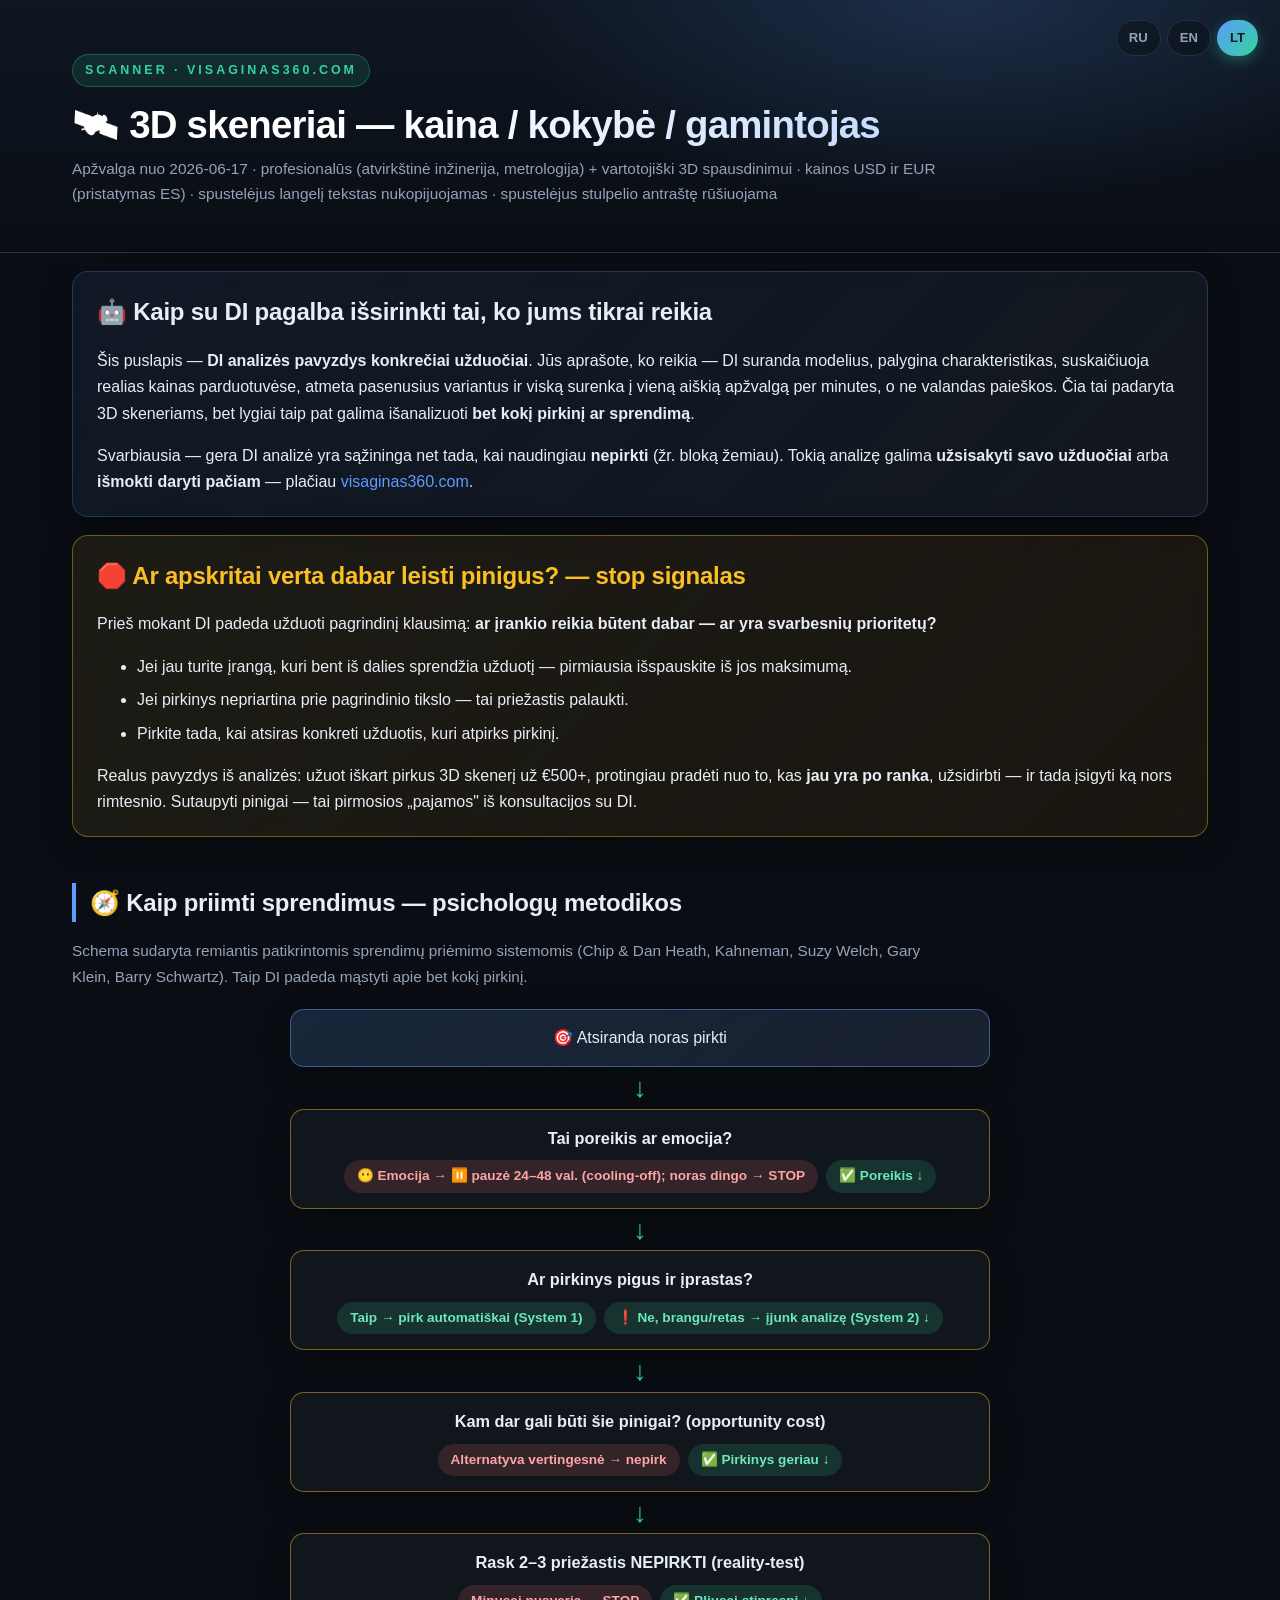
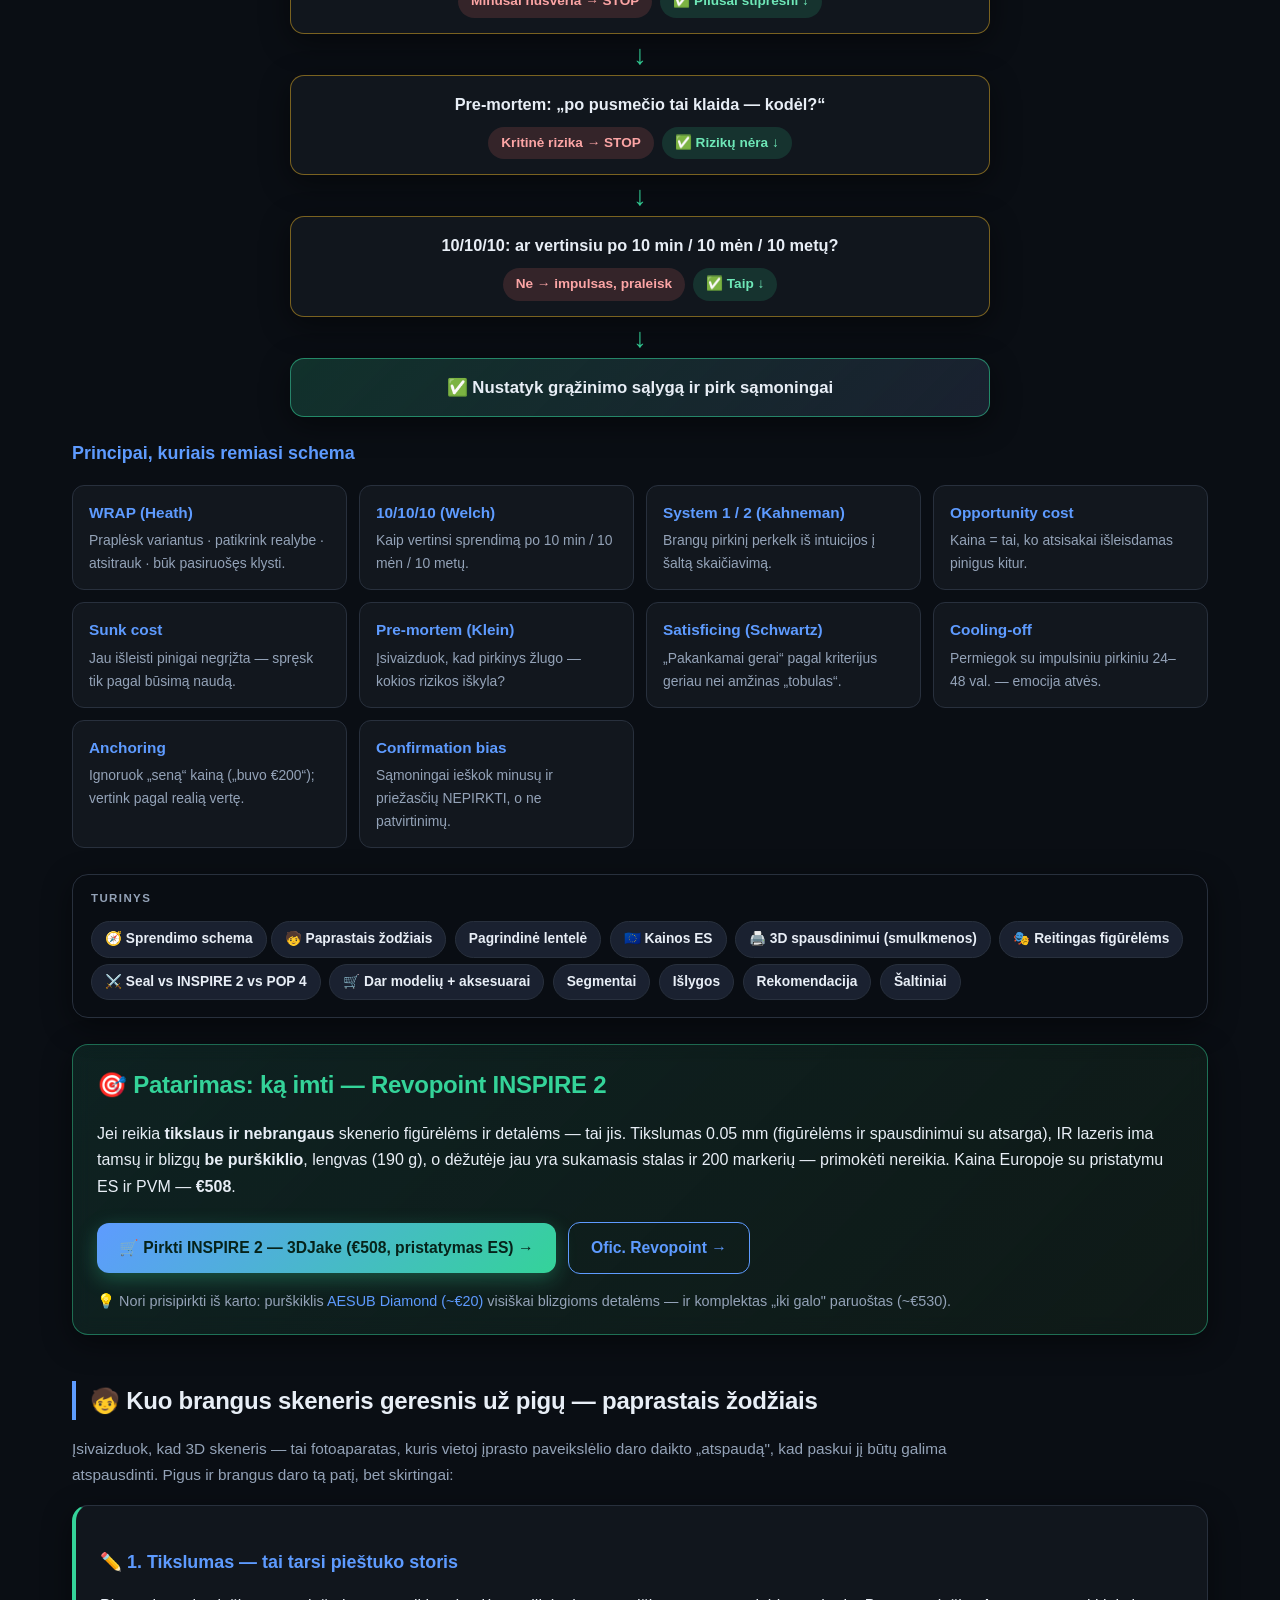
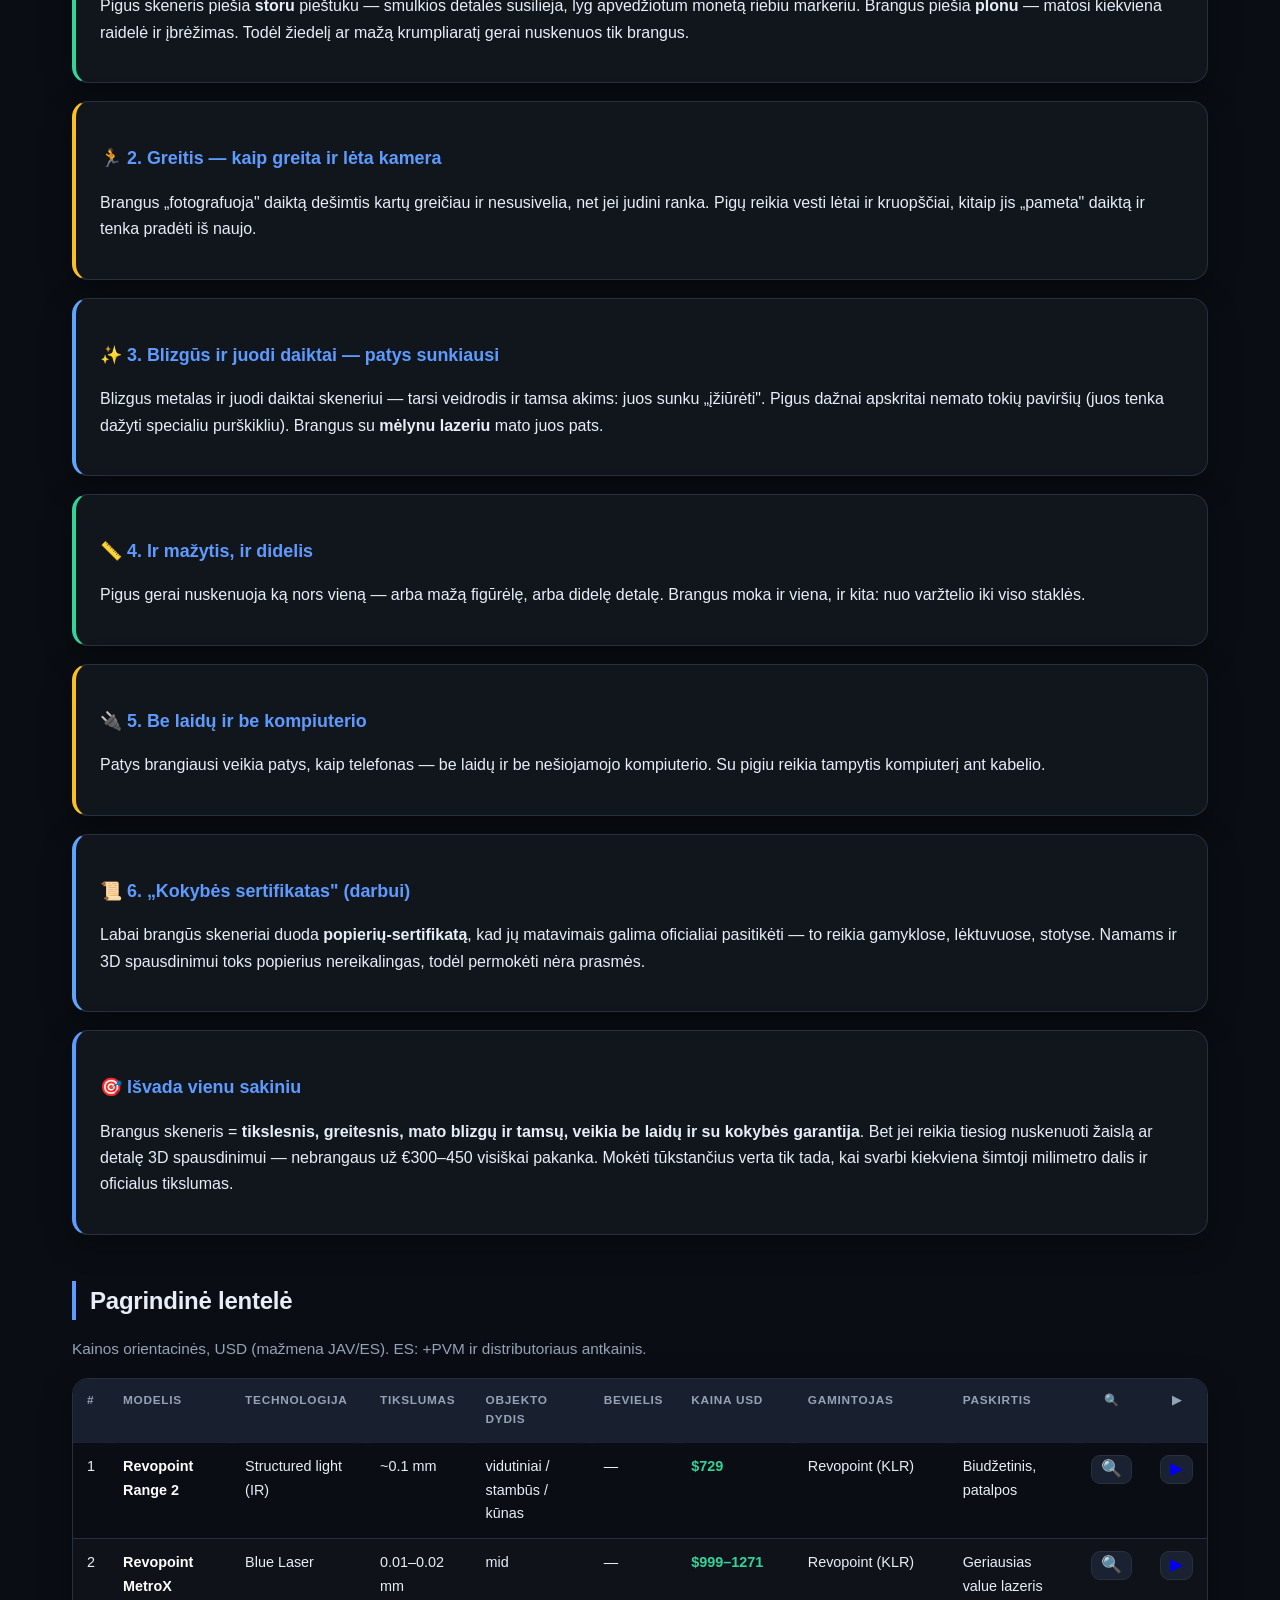
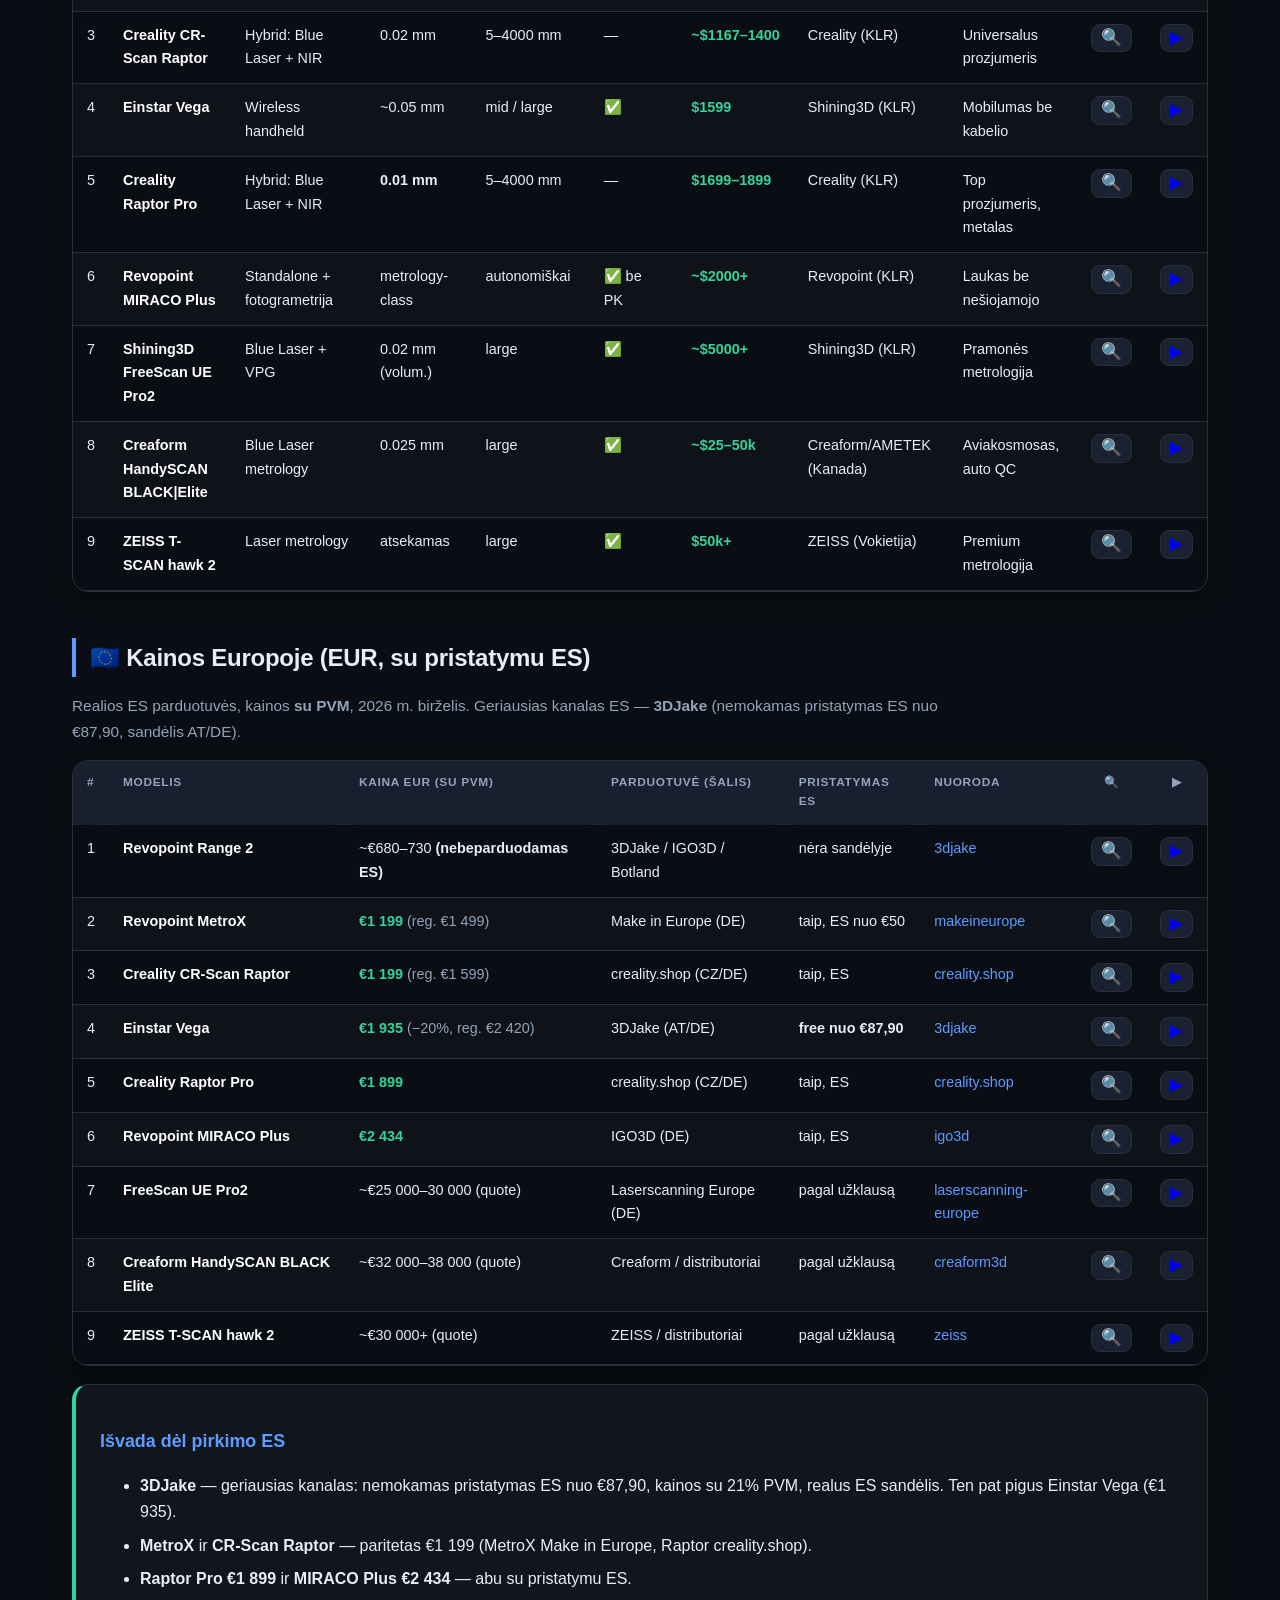
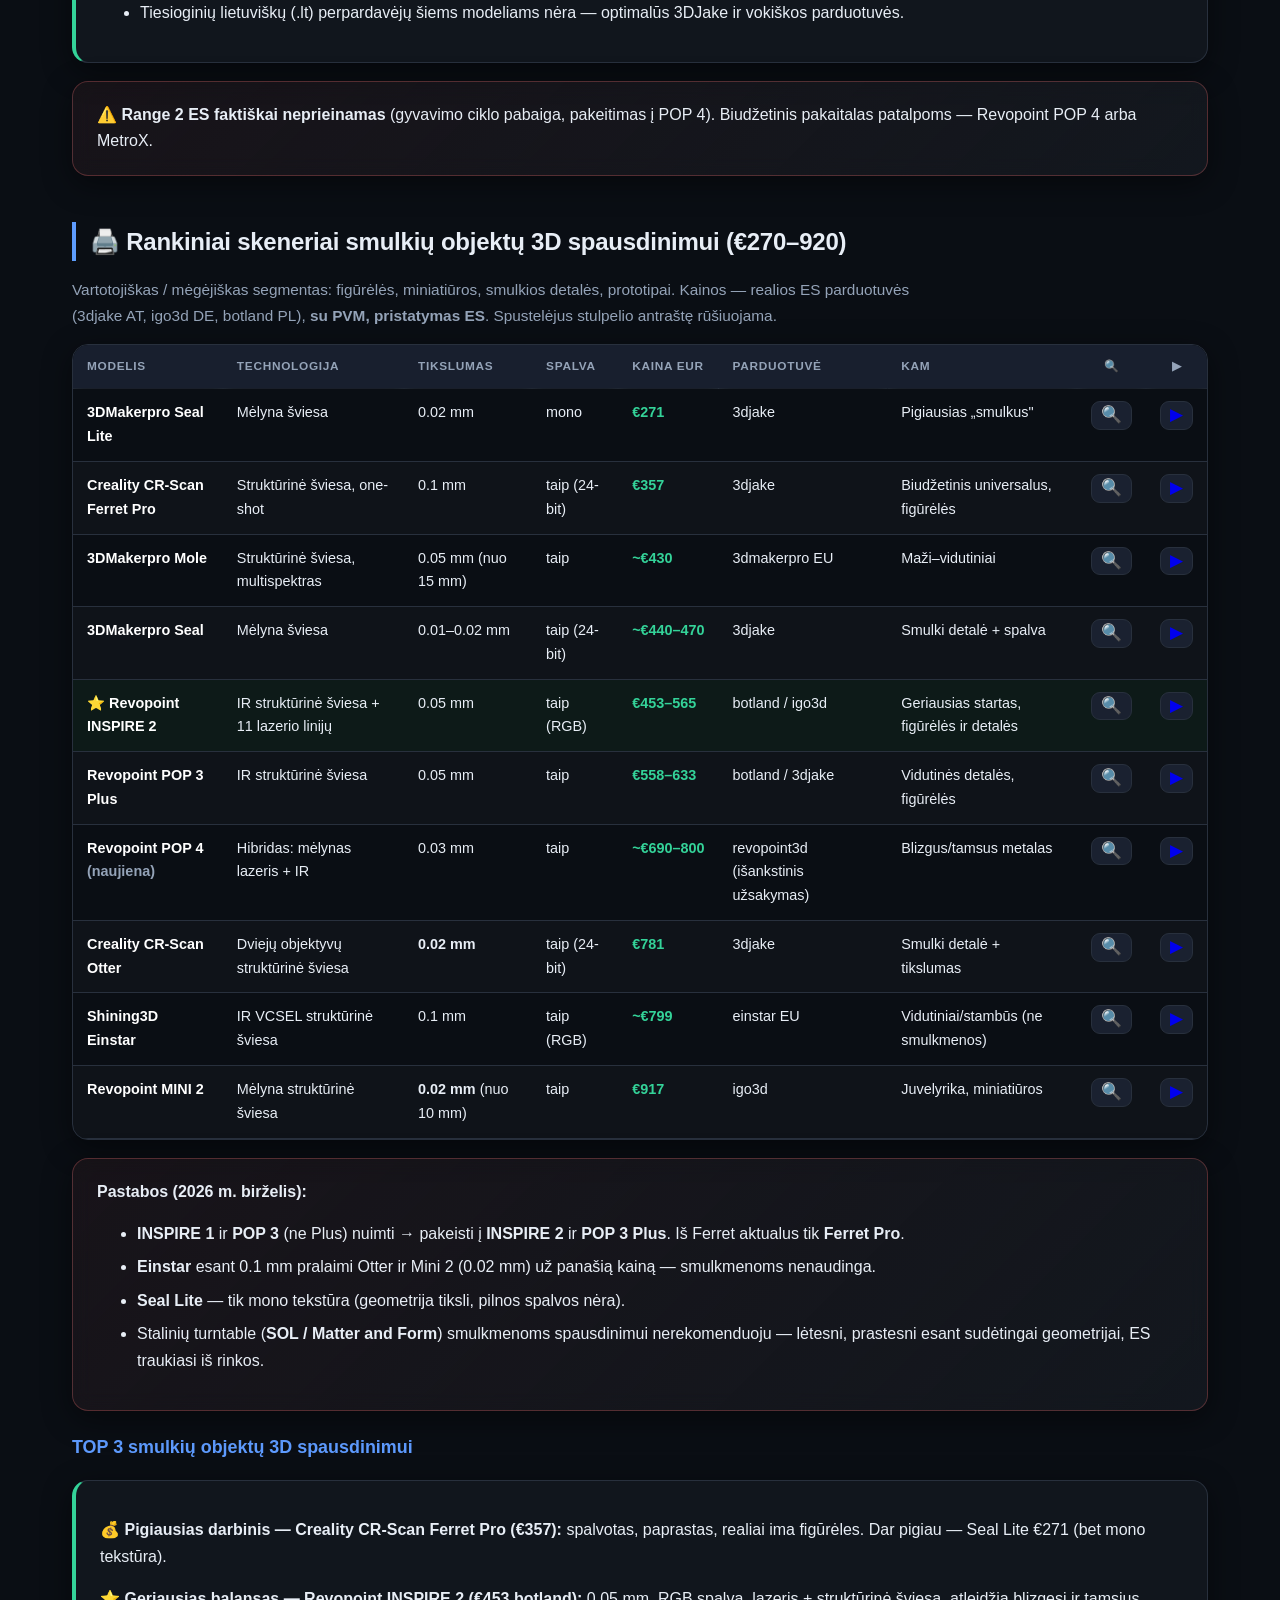
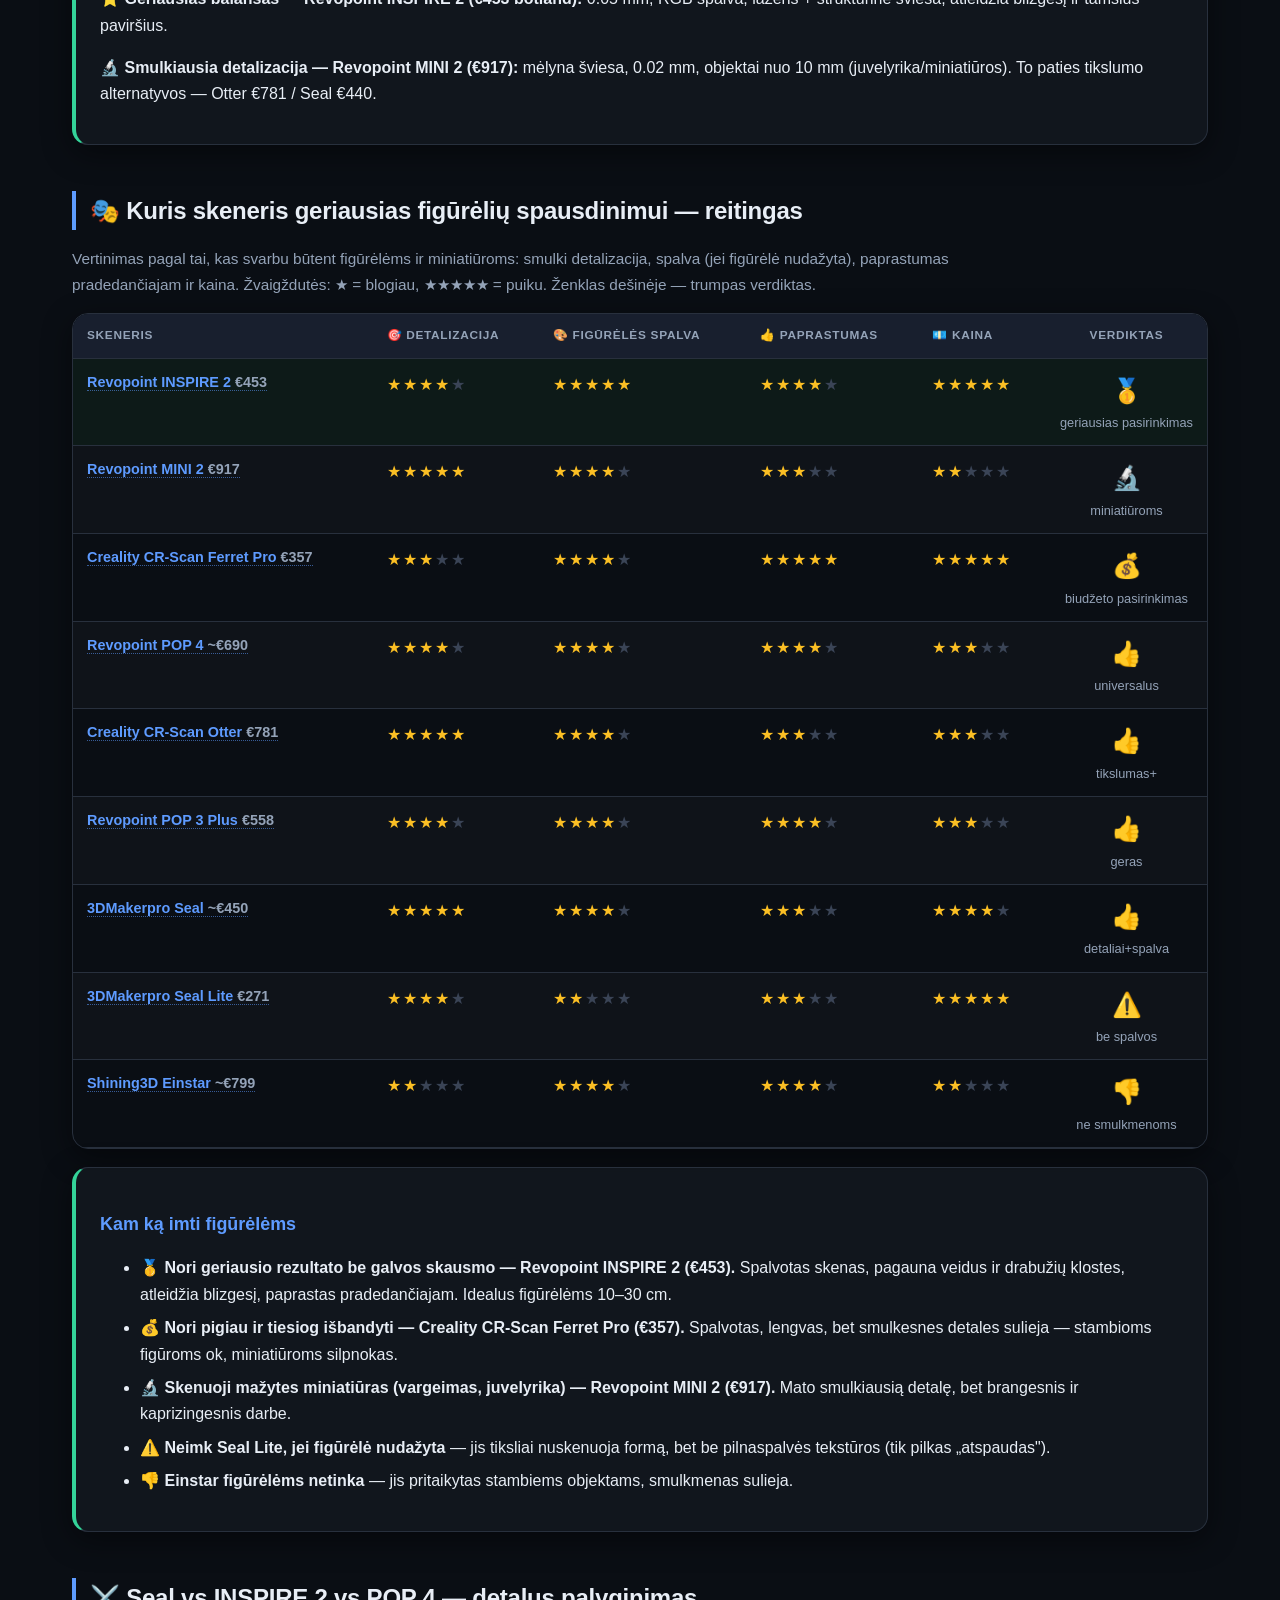
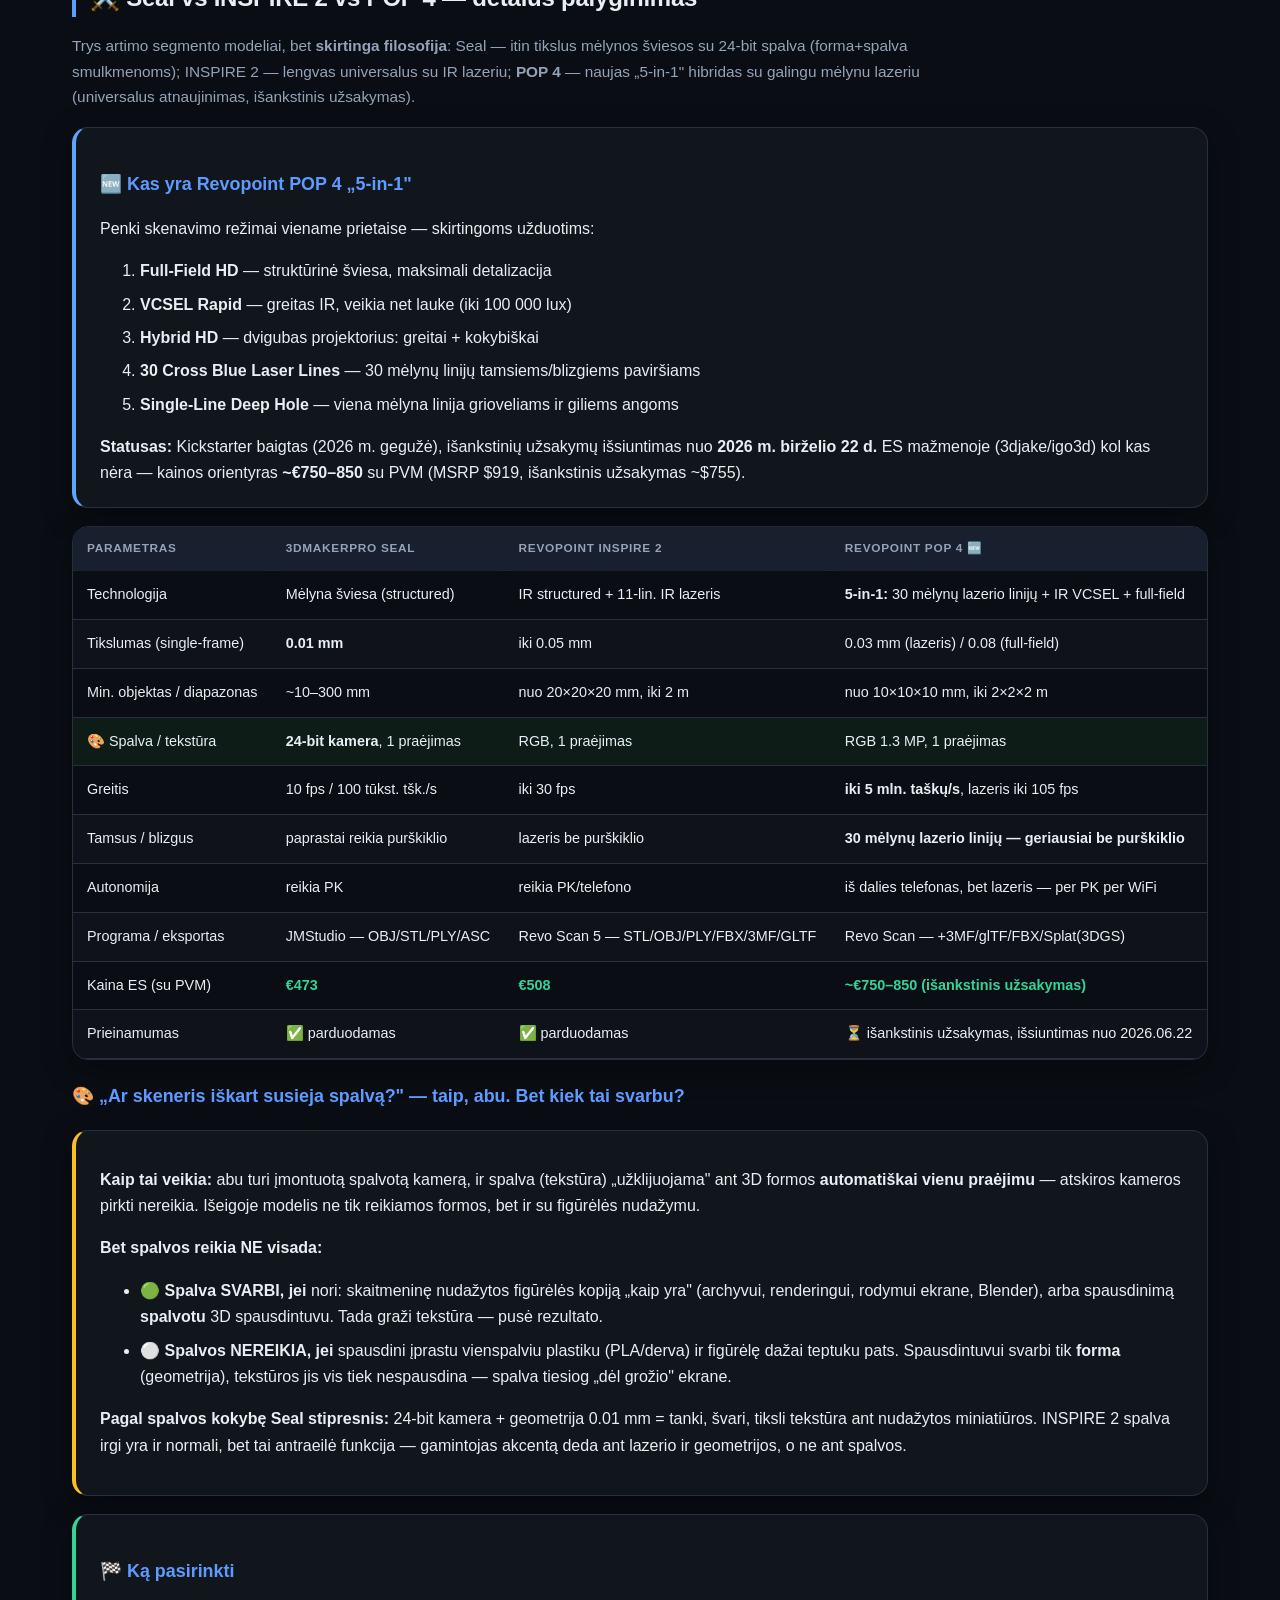
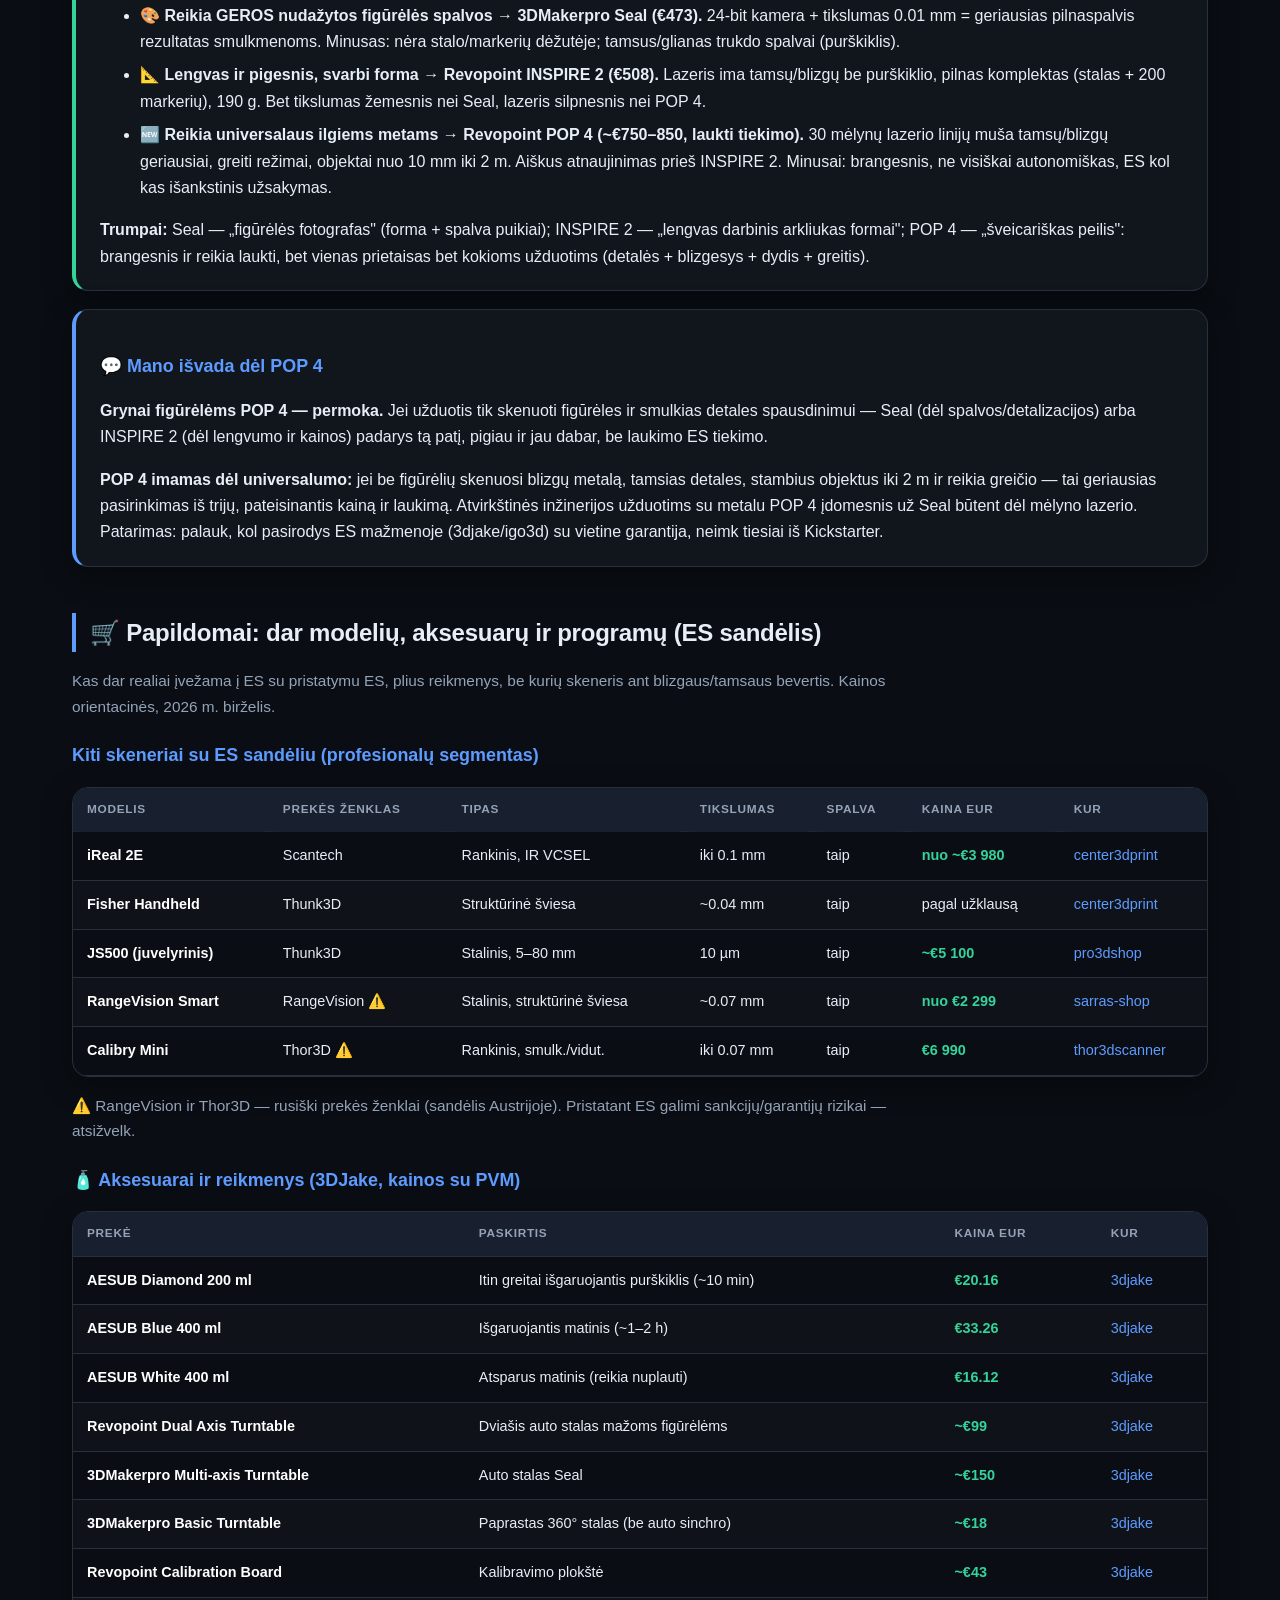
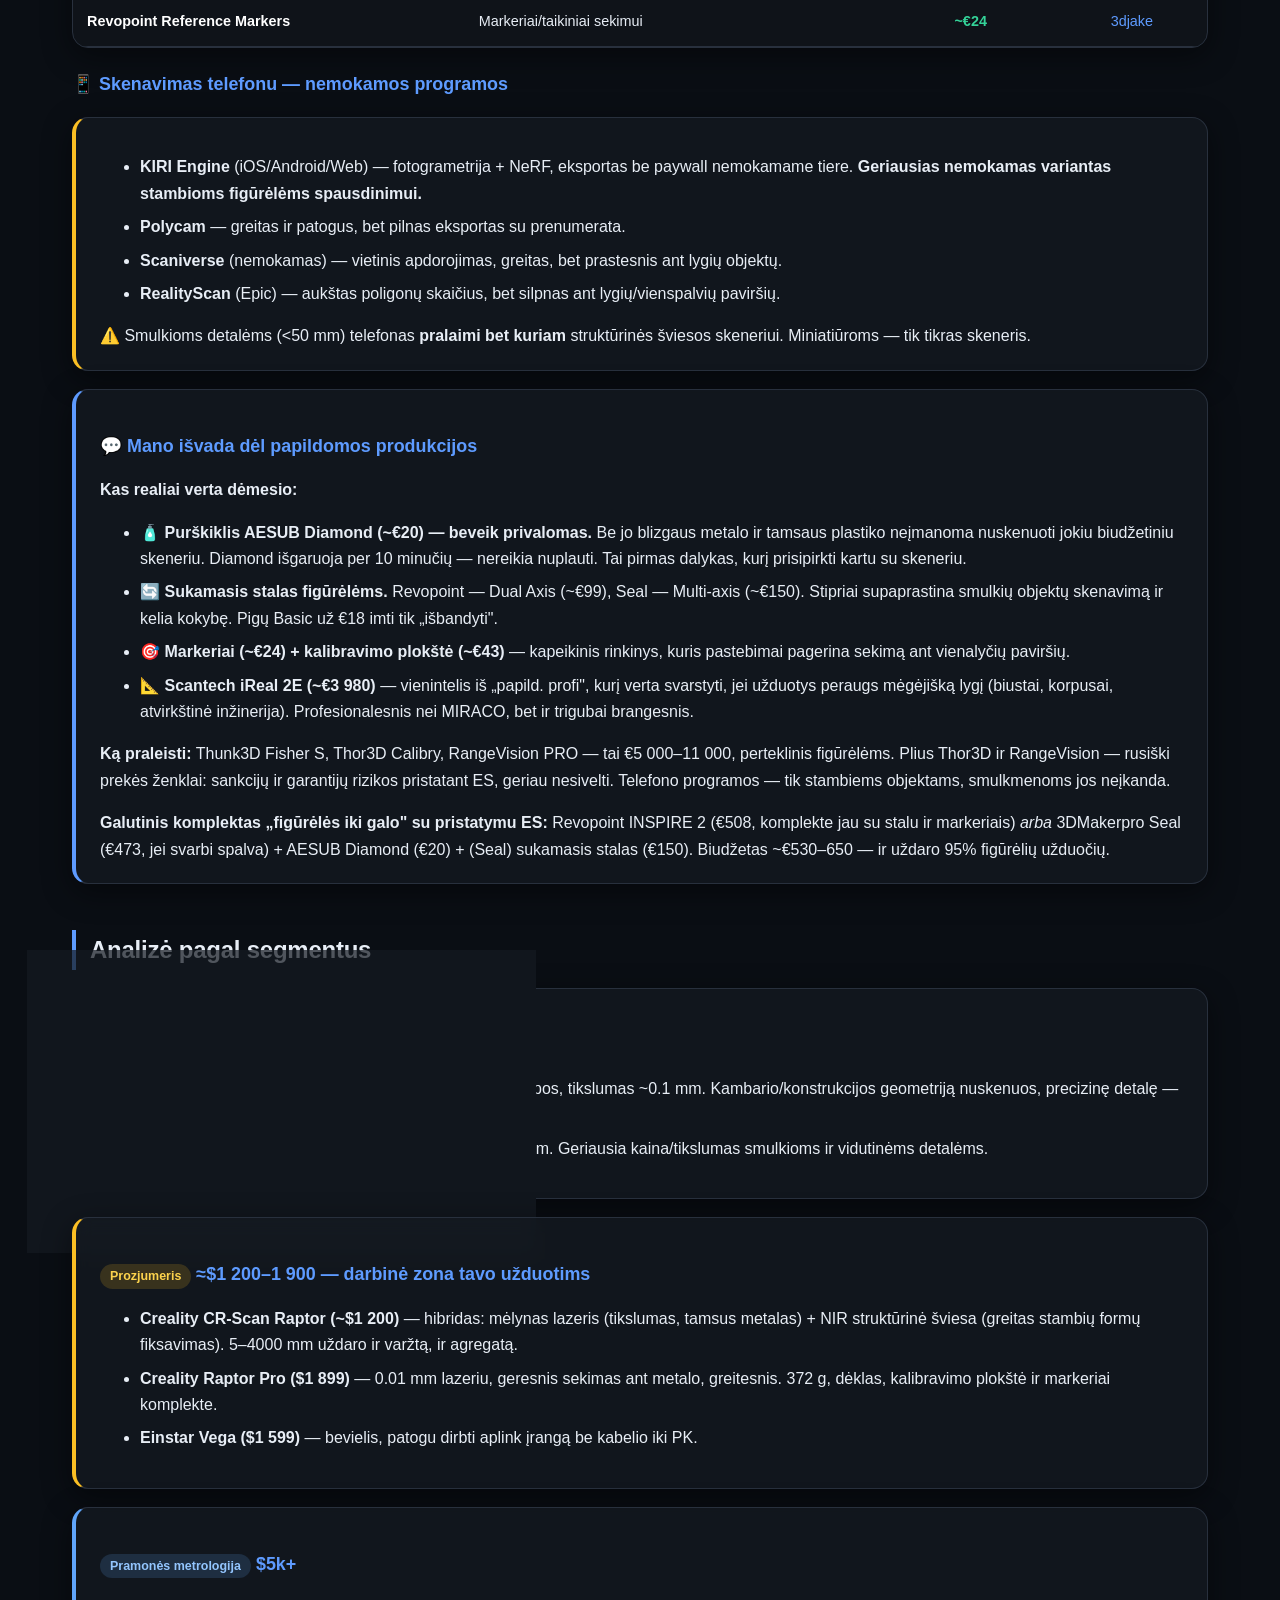
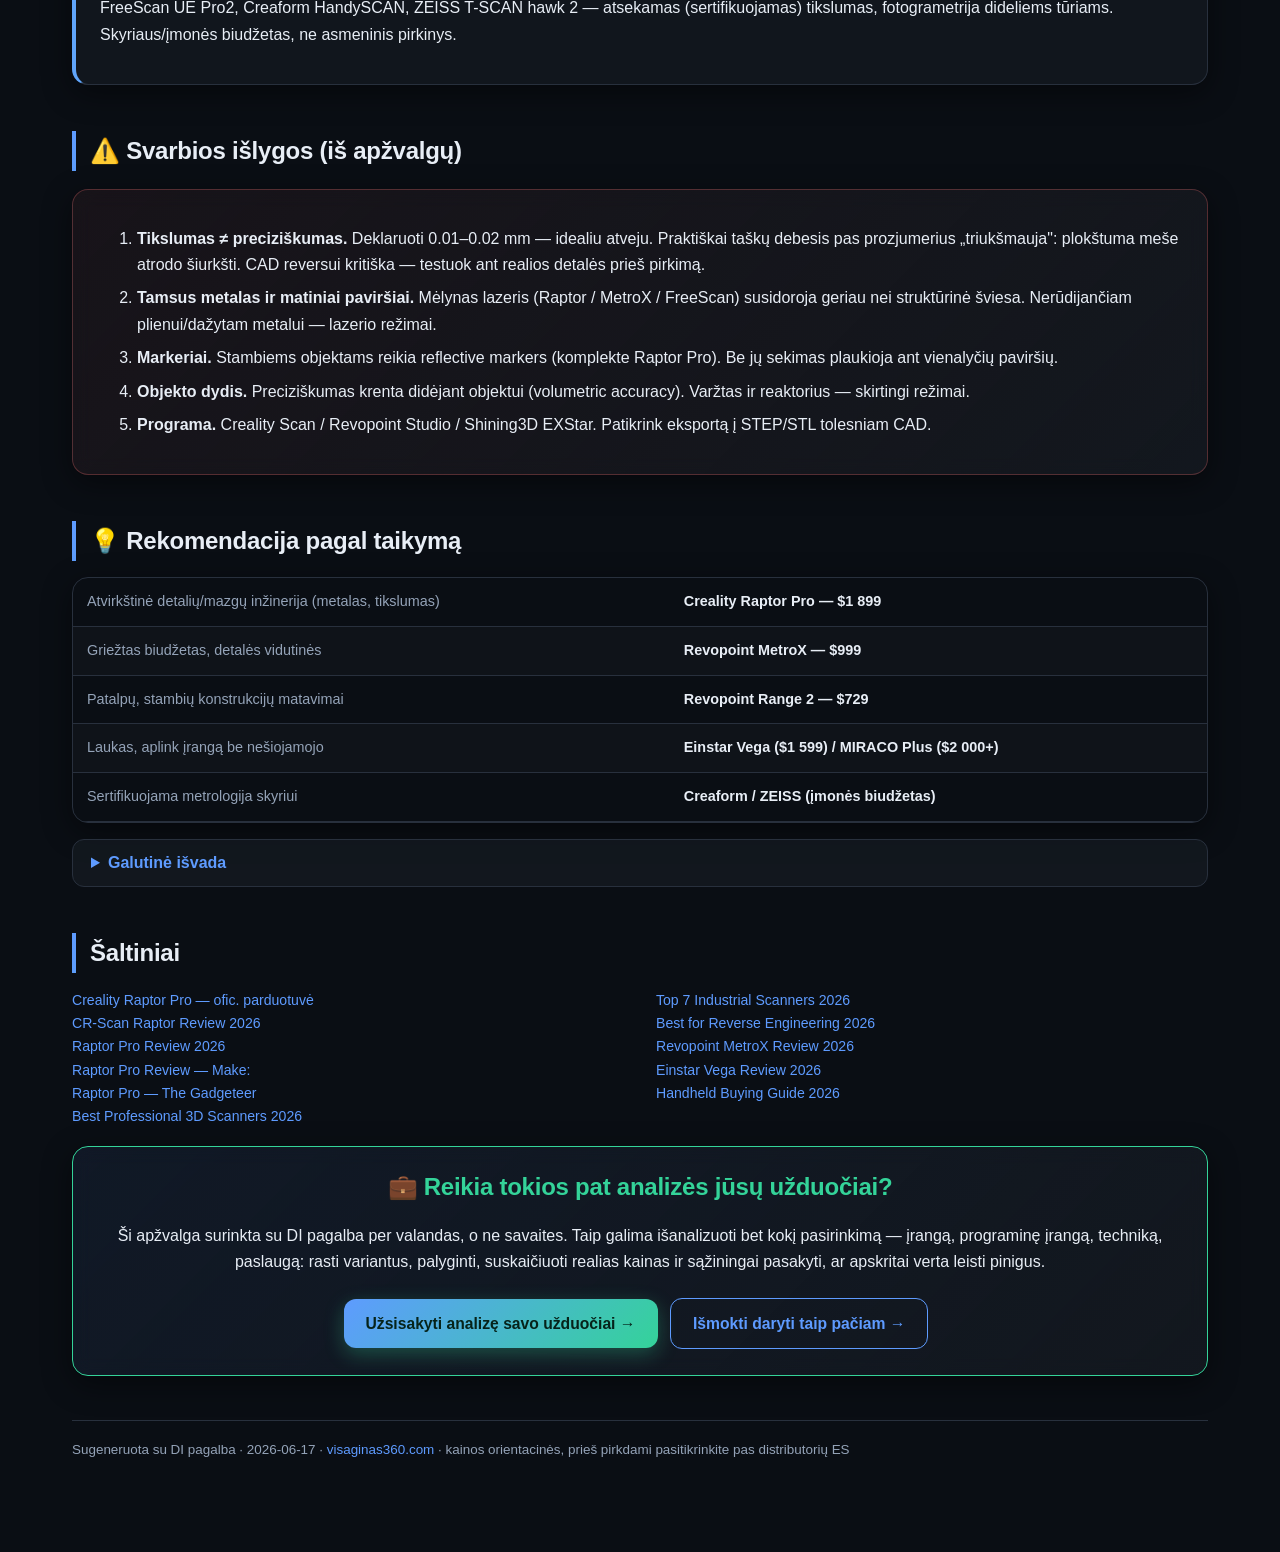
<file: public/lt.html>
<!DOCTYPE html>
<html lang="lt">
<head>
<meta charset="UTF-8">
<meta name="viewport" content="width=device-width, initial-scale=1.0">
<title>3D skeneriai — kaina / kokybė / gamintojas (2026)</title>
<link rel="stylesheet" href="style.css?v=5">
<meta name="description" content="DI 3D skenerių apžvalga 2026: kaina, kokybė, 3D spausdinimui ir atvirkštinei inžinerijai. Modelių palyginimas, ES kainos, rekomendacijos." />
<link rel="canonical" href="https://scanner.visaginas360.com/lt.html" />
<link rel="alternate" hreflang="ru" href="https://scanner.visaginas360.com/" />
<link rel="alternate" hreflang="en" href="https://scanner.visaginas360.com/en.html" />
<link rel="alternate" hreflang="lt" href="https://scanner.visaginas360.com/lt.html" />
<link rel="alternate" hreflang="x-default" href="https://scanner.visaginas360.com/" />
<meta name="robots" content="index, follow, max-snippet:-1, max-image-preview:large" />
<meta name="author" content="visaginas360" />
<meta property="og:type" content="article" />
<meta property="og:site_name" content="visaginas360" />
<meta property="og:title" content="3D skeneriai 2026 - DI apžvalga: kaina ir kokybė" />
<meta property="og:description" content="DI 3D skenerių apžvalga 2026: kaina, kokybė, 3D spausdinimui ir atvirkštinei inžinerijai. Modelių palyginimas, ES kainos, rekomendacijos." />
<meta property="og:url" content="https://scanner.visaginas360.com/lt.html" />
<meta property="og:locale" content="lt_LT" />
<meta property="og:locale:alternate" content="ru_RU" />
<meta property="og:locale:alternate" content="en_US" />
<meta name="twitter:card" content="summary_large_image" />
<meta name="twitter:title" content="3D skeneriai 2026 - DI apžvalga: kaina ir kokybė" />
<meta name="twitter:description" content="DI 3D skenerių apžvalga 2026: kaina, kokybė, 3D spausdinimui ir atvirkštinei inžinerijai. Modelių palyginimas, ES kainos, rekomendacijos." /><script type="application/ld+json">
{"@context":"https://schema.org","@type":"TechArticle","headline":"3D Scanners 2026 - AI Buying Guide","about":"3D scanners price quality comparison for 3D printing and reverse engineering","inLanguage":["ru","en","lt"],"author":{"@type":"Organization","name":"visaginas360","url":"https://visaginas360.com"},"publisher":{"@type":"Organization","name":"visaginas360"},"datePublished":"2026-06-17"}
</script>
</head>
<body>
<header style="position:relative"><div class="wrap">
  <div class="langbar"><a href="index.html">RU</a><a href="en.html">EN</a><a href="lt.html" class="active">LT</a></div>
  <div class="brand">SCANNER · visaginas360.com</div>
  <h1>🛰️ 3D skeneriai — kaina / kokybė / gamintojas</h1>
  <div class="sub">Apžvalga nuo 2026-06-17 · profesionalūs (atvirkštinė inžinerija, metrologija) + vartotojiški 3D spausdinimui · kainos USD ir EUR (pristatymas ES) · spustelėjus langelį tekstas nukopijuojamas · spustelėjus stulpelio antraštę rūšiuojama</div>
</div></header>

<div class="wrap">

<div class="intro">
  <h2>🤖 Kaip su DI pagalba išsirinkti tai, ko jums tikrai reikia</h2>
  <p>Šis puslapis — <b>DI analizės pavyzdys konkrečiai užduočiai</b>. Jūs aprašote, ko reikia — DI suranda modelius, palygina charakteristikas, suskaičiuoja realias kainas parduotuvėse, atmeta pasenusius variantus ir viską surenka į vieną aiškią apžvalgą per minutes, o ne valandas paieškos. Čia tai padaryta 3D skeneriams, bet lygiai taip pat galima išanalizuoti <b>bet kokį pirkinį ar sprendimą</b>.</p>
  <p style="margin-bottom:0">Svarbiausia — gera DI analizė yra sąžininga net tada, kai naudingiau <b>nepirkti</b> (žr. bloką žemiau). Tokią analizę galima <b>užsisakyti savo užduočiai</b> arba <b>išmokti daryti pačiam</b> — plačiau <a class="src" href="https://visaginas360.com" target="_blank" rel="noopener">visaginas360.com</a>.</p>
</div>

<div class="stop">
  <h2>🛑 Ar apskritai verta dabar leisti pinigus? — stop signalas</h2>
  <p>Prieš mokant DI padeda užduoti pagrindinį klausimą: <b>ar įrankio reikia būtent dabar — ar yra svarbesnių prioritetų?</b></p>
  <ul>
    <li>Jei jau turite įrangą, kuri bent iš dalies sprendžia užduotį — pirmiausia išspauskite iš jos maksimumą.</li>
    <li>Jei pirkinys nepriartina prie pagrindinio tikslo — tai priežastis palaukti.</li>
    <li>Pirkite tada, kai atsiras konkreti užduotis, kuri atpirks pirkinį.</li>
  </ul>
  <p style="margin-bottom:0">Realus pavyzdys iš analizės: užuot iškart pirkus 3D skenerį už €500+, protingiau pradėti nuo to, kas <b>jau yra po ranka</b>, užsidirbti — ir tada įsigyti ką nors rimtesnio. Sutaupyti pinigai — tai pirmosios „pajamos" iš konsultacijos su DI.</p>
</div>

<h2 id="flow">🧭 Kaip priimti sprendimus — psichologų metodikos</h2>
<p class="sub">Schema sudaryta remiantis patikrintomis sprendimų priėmimo sistemomis (Chip &amp; Dan Heath, Kahneman, Suzy Welch, Gary Klein, Barry Schwartz). Taip DI padeda mąstyti apie bet kokį pirkinį.</p>
<div class="flow">
  <div class="node node-start">🎯 Atsiranda noras pirkti</div>
  <div class="arrow">↓</div>
  <div class="node node-q"><b>Tai poreikis ar emocija?</b><div class="branches"><span class="br-stop">😶 Emocija → ⏸️ pauzė 24–48 val. (cooling-off); noras dingo → STOP</span><span class="br-go">✅ Poreikis ↓</span></div></div>
  <div class="arrow">↓</div>
  <div class="node node-q"><b>Ar pirkinys pigus ir įprastas?</b><div class="branches"><span class="br-go">Taip → pirk automatiškai (System 1)</span><span class="br-go">❗ Ne, brangu/retas → įjunk analizę (System 2) ↓</span></div></div>
  <div class="arrow">↓</div>
  <div class="node node-q"><b>Kam dar gali būti šie pinigai? (opportunity cost)</b><div class="branches"><span class="br-stop">Alternatyva vertingesnė → nepirk</span><span class="br-go">✅ Pirkinys geriau ↓</span></div></div>
  <div class="arrow">↓</div>
  <div class="node node-q"><b>Rask 2–3 priežastis NEPIRKTI (reality-test)</b><div class="branches"><span class="br-stop">Minusai nusveria → STOP</span><span class="br-go">✅ Pliusai stipresni ↓</span></div></div>
  <div class="arrow">↓</div>
  <div class="node node-q"><b>Pre-mortem: „po pusmečio tai klaida — kodėl?“</b><div class="branches"><span class="br-stop">Kritinė rizika → STOP</span><span class="br-go">✅ Rizikų nėra ↓</span></div></div>
  <div class="arrow">↓</div>
  <div class="node node-q"><b>10/10/10: ar vertinsiu po 10 min / 10 mėn / 10 metų?</b><div class="branches"><span class="br-stop">Ne → impulsas, praleisk</span><span class="br-go">✅ Taip ↓</span></div></div>
  <div class="arrow">↓</div>
  <div class="node node-go">✅ Nustatyk grąžinimo sąlygą ir pirk sąmoningai</div>
</div>
<h3>Principai, kuriais remiasi schema</h3>
<div class="principles">
  <div class="p"><b>WRAP (Heath)</b><span>Praplėsk variantus · patikrink realybe · atsitrauk · būk pasiruošęs klysti.</span></div>
  <div class="p"><b>10/10/10 (Welch)</b><span>Kaip vertinsi sprendimą po 10 min / 10 mėn / 10 metų.</span></div>
  <div class="p"><b>System 1 / 2 (Kahneman)</b><span>Brangų pirkinį perkelk iš intuicijos į šaltą skaičiavimą.</span></div>
  <div class="p"><b>Opportunity cost</b><span>Kaina = tai, ko atsisakai išleisdamas pinigus kitur.</span></div>
  <div class="p"><b>Sunk cost</b><span>Jau išleisti pinigai negrįžta — spręsk tik pagal būsimą naudą.</span></div>
  <div class="p"><b>Pre-mortem (Klein)</b><span>Įsivaizduok, kad pirkinys žlugo — kokios rizikos iškyla?</span></div>
  <div class="p"><b>Satisficing (Schwartz)</b><span>„Pakankamai gerai“ pagal kriterijus geriau nei amžinas „tobulas“.</span></div>
  <div class="p"><b>Cooling-off</b><span>Permiegok su impulsiniu pirkiniu 24–48 val. — emocija atvės.</span></div>
  <div class="p"><b>Anchoring</b><span>Ignoruok „seną“ kainą („buvo €200“); vertink pagal realią vertę.</span></div>
  <div class="p"><b>Confirmation bias</b><span>Sąmoningai ieškok minusų ir priežasčių NEPIRKTI, o ne patvirtinimų.</span></div>
</div>
<nav class="toc">
  <strong>Turinys</strong>
  <a href="#flow">🧭 Sprendimo schema</a><a href="#kids">🧒 Paprastais žodžiais</a>
  <a href="#main">Pagrindinė lentelė</a>
  <a href="#eu">🇪🇺 Kainos ES</a>
  <a href="#print">🖨️ 3D spausdinimui (smulkmenos)</a>
  <a href="#figures">🎭 Reitingas figūrėlėms</a>
  <a href="#duel">⚔️ Seal vs INSPIRE 2 vs POP 4</a>
  <a href="#extra">🛒 Dar modelių + aksesuarai</a>
  <a href="#segments">Segmentai</a>
  <a href="#warn">Išlygos</a>
  <a href="#rec">Rekomendacija</a>
  <a href="#src">Šaltiniai</a>
</nav>

<div class="pick">
  <h2>🎯 Patarimas: ką imti — Revopoint INSPIRE 2</h2>
  <p>Jei reikia <b>tikslaus ir nebrangaus</b> skenerio figūrėlėms ir detalėms — tai jis. Tikslumas 0.05 mm (figūrėlėms ir spausdinimui su atsarga), IR lazeris ima tamsų ir blizgų <b>be purškiklio</b>, lengvas (190 g), o dėžutėje jau yra sukamasis stalas ir 200 markerių — primokėti nereikia. Kaina Europoje su pristatymu ES ir PVM — <b>€508</b>.</p>
  <p style="margin:14px 0 4px">
    <a class="buybtn" href="https://www.3djake.com/revopoint/inspire-2" target="_blank" rel="noopener">🛒 Pirkti INSPIRE 2 — 3DJake (€508, pristatymas ES) →</a>
    <a class="buybtn alt" href="https://www.revopoint3d.com/products/infrared-laser-3d-scanner-inspire2" target="_blank" rel="noopener">Ofic. Revopoint →</a>
  </p>
  <p style="margin:10px 0 0;color:var(--muted);font-size:.9rem">💡 Nori prisipirkti iš karto: purškiklis <a class="src" href="https://www.3djake.com/aesub" target="_blank" rel="noopener">AESUB Diamond (~€20)</a> visiškai blizgioms detalėms — ir komplektas „iki galo" paruoštas (~€530).</p>
</div>

<h2 id="kids">🧒 Kuo brangus skeneris geresnis už pigų — paprastais žodžiais</h2>
<p class="sub">Įsivaizduok, kad 3D skeneris — tai fotoaparatas, kuris vietoj įprasto paveikslėlio daro daikto „atspaudą", kad paskui jį būtų galima atspausdinti. Pigus ir brangus daro tą patį, bet skirtingai:</p>

<div class="card green">
  <h3>✏️ 1. Tikslumas — tai tarsi pieštuko storis</h3>
  <p>Pigus skeneris piešia <b>storu</b> pieštuku — smulkios detalės susilieja, lyg apvedžiotum monetą riebiu markeriu. Brangus piešia <b>plonu</b> — matosi kiekviena raidelė ir įbrėžimas. Todėl žiedelį ar mažą krumpliaratį gerai nuskenuos tik brangus.</p>
</div>

<div class="card amber">
  <h3>🏃 2. Greitis — kaip greita ir lėta kamera</h3>
  <p>Brangus „fotografuoja" daiktą dešimtis kartų greičiau ir nesusivelia, net jei judini ranka. Pigų reikia vesti lėtai ir kruopščiai, kitaip jis „pameta" daiktą ir tenka pradėti iš naujo.</p>
</div>

<div class="card blue">
  <h3>✨ 3. Blizgūs ir juodi daiktai — patys sunkiausi</h3>
  <p>Blizgus metalas ir juodi daiktai skeneriui — tarsi veidrodis ir tamsa akims: juos sunku „įžiūrėti". Pigus dažnai apskritai nemato tokių paviršių (juos tenka dažyti specialiu purškikliu). Brangus su <b>mėlynu lazeriu</b> mato juos pats.</p>
</div>

<div class="card green">
  <h3>📏 4. Ir mažytis, ir didelis</h3>
  <p>Pigus gerai nuskenuoja ką nors vieną — arba mažą figūrėlę, arba didelę detalę. Brangus moka ir viena, ir kita: nuo varžtelio iki viso staklės.</p>
</div>

<div class="card amber">
  <h3>🔌 5. Be laidų ir be kompiuterio</h3>
  <p>Patys brangiausi veikia patys, kaip telefonas — be laidų ir be nešiojamojo kompiuterio. Su pigiu reikia tampytis kompiuterį ant kabelio.</p>
</div>

<div class="card blue">
  <h3>📜 6. „Kokybės sertifikatas" (darbui)</h3>
  <p>Labai brangūs skeneriai duoda <b>popierių-sertifikatą</b>, kad jų matavimais galima oficialiai pasitikėti — to reikia gamyklose, lėktuvuose, stotyse. Namams ir 3D spausdinimui toks popierius nereikalingas, todėl permokėti nėra prasmės.</p>
</div>

<div class="card" style="border-left:4px solid var(--accent)">
  <h3>🎯 Išvada vienu sakiniu</h3>
  <p>Brangus skeneris = <b>tikslesnis, greitesnis, mato blizgų ir tamsų, veikia be laidų ir su kokybės garantija</b>. Bet jei reikia tiesiog nuskenuoti žaislą ar detalę 3D spausdinimui — nebrangaus už €300–450 visiškai pakanka. Mokėti tūkstančius verta tik tada, kai svarbi kiekviena šimtoji milimetro dalis ir oficialus tikslumas.</p>
</div>

<h2 id="main">Pagrindinė lentelė</h2>
<p class="sub">Kainos orientacinės, USD (mažmena JAV/ES). ES: +PVM ir distributoriaus antkainis.</p>
<div class="tablewrap">
<table id="t">
<thead><tr>
  <th>#</th><th>Modelis</th><th>Technologija</th><th>Tikslumas</th>
  <th>Objekto dydis</th><th>Bevielis</th><th>Kaina USD</th><th>Gamintojas</th><th>Paskirtis</th>
</tr></thead>
<tbody>
<tr><td>1</td><td class="model">Revopoint Range 2</td><td>Structured light (IR)</td><td>~0.1 mm</td><td>vidutiniai / stambūs / kūnas</td><td>—</td><td class="price">$729</td><td>Revopoint (KLR)</td><td>Biudžetinis, patalpos</td></tr>
<tr><td>2</td><td class="model">Revopoint MetroX</td><td>Blue Laser</td><td>0.01–0.02 mm</td><td>mid</td><td>—</td><td class="price">$999–1271</td><td>Revopoint (KLR)</td><td>Geriausias value lazeris</td></tr>
<tr><td>3</td><td class="model">Creality CR-Scan Raptor</td><td>Hybrid: Blue Laser + NIR</td><td>0.02 mm</td><td>5–4000 mm</td><td>—</td><td class="price">~$1167–1400</td><td>Creality (KLR)</td><td>Universalus prozjumeris</td></tr>
<tr><td>4</td><td class="model">Einstar Vega</td><td>Wireless handheld</td><td>~0.05 mm</td><td>mid / large</td><td>✅</td><td class="price">$1599</td><td>Shining3D (KLR)</td><td>Mobilumas be kabelio</td></tr>
<tr><td>5</td><td class="model">Creality Raptor Pro</td><td>Hybrid: Blue Laser + NIR</td><td><b>0.01 mm</b></td><td>5–4000 mm</td><td>—</td><td class="price">$1699–1899</td><td>Creality (KLR)</td><td>Top prozjumeris, metalas</td></tr>
<tr><td>6</td><td class="model">Revopoint MIRACO Plus</td><td>Standalone + fotogrametrija</td><td>metrology-class</td><td>autonomiškai</td><td>✅ be PK</td><td class="price">~$2000+</td><td>Revopoint (KLR)</td><td>Laukas be nešiojamojo</td></tr>
<tr><td>7</td><td class="model">Shining3D FreeScan UE Pro2</td><td>Blue Laser + VPG</td><td>0.02 mm (volum.)</td><td>large</td><td>✅</td><td class="price">~$5000+</td><td>Shining3D (KLR)</td><td>Pramonės metrologija</td></tr>
<tr><td>8</td><td class="model">Creaform HandySCAN BLACK|Elite</td><td>Blue Laser metrology</td><td>0.025 mm</td><td>large</td><td>✅</td><td class="price">~$25–50k</td><td>Creaform/AMETEK (Kanada)</td><td>Aviakosmosas, auto QC</td></tr>
<tr><td>9</td><td class="model">ZEISS T-SCAN hawk 2</td><td>Laser metrology</td><td>atsekamas</td><td>large</td><td>✅</td><td class="price">$50k+</td><td>ZEISS (Vokietija)</td><td>Premium metrologija</td></tr>
</tbody>
</table>
</div>

<h2 id="eu">🇪🇺 Kainos Europoje (EUR, su pristatymu ES)</h2>
<p class="sub">Realios ES parduotuvės, kainos <b>su PVM</b>, 2026 m. birželis. Geriausias kanalas ES — <b>3DJake</b> (nemokamas pristatymas ES nuo €87,90, sandėlis AT/DE).</p>
<div class="tablewrap">
<table id="t2">
<thead><tr>
  <th>#</th><th>Modelis</th><th>Kaina EUR (su PVM)</th><th>Parduotuvė (šalis)</th><th>Pristatymas ES</th><th>Nuoroda</th>
</tr></thead>
<tbody>
<tr><td>1</td><td class="model">Revopoint Range 2</td><td>~€680–730 <b>(nebeparduodamas ES)</b></td><td>3DJake / IGO3D / Botland</td><td>nėra sandėlyje</td><td><a class="src" href="https://www.3djake.com/revopoint/range-2">3djake</a></td></tr>
<tr><td>2</td><td class="model">Revopoint MetroX</td><td class="price">€1 199 <span style="color:var(--muted);font-weight:400">(reg. €1 499)</span></td><td>Make in Europe (DE)</td><td>taip, ES nuo €50</td><td><a class="src" href="https://www.makeineurope.de/en/products/revopoint-metrox-3d-scanner-advanced-edition">makeineurope</a></td></tr>
<tr><td>3</td><td class="model">Creality CR-Scan Raptor</td><td class="price">€1 199 <span style="color:var(--muted);font-weight:400">(reg. €1 599)</span></td><td>creality.shop (CZ/DE)</td><td>taip, ES</td><td><a class="src" href="https://www.creality.shop/products/creality-cr-scan-raptor-3d-scanner">creality.shop</a></td></tr>
<tr><td>4</td><td class="model">Einstar Vega</td><td class="price">€1 935 <span style="color:var(--muted);font-weight:400">(−20%, reg. €2 420)</span></td><td>3DJake (AT/DE)</td><td><b>free nuo €87,90</b></td><td><a class="src" href="https://www.3djake.com/shining-3d/einstar-vega">3djake</a></td></tr>
<tr><td>5</td><td class="model">Creality Raptor Pro</td><td class="price">€1 899</td><td>creality.shop (CZ/DE)</td><td>taip, ES</td><td><a class="src" href="https://www.creality.shop/products/creality-raptor-pro-3d-scanner">creality.shop</a></td></tr>
<tr><td>6</td><td class="model">Revopoint MIRACO Plus</td><td class="price">€2 434</td><td>IGO3D (DE)</td><td>taip, ES</td><td><a class="src" href="https://www.igo3d.com/revopoint-3d-scanner-en">igo3d</a></td></tr>
<tr><td>7</td><td class="model">FreeScan UE Pro2</td><td>~€25 000–30 000 (quote)</td><td>Laserscanning Europe (DE)</td><td>pagal užklausą</td><td><a class="src" href="https://www.laserscanning-europe.com/en/handheld-3d-scanners/shining-3d-freescan-ue-pro2">laserscanning-europe</a></td></tr>
<tr><td>8</td><td class="model">Creaform HandySCAN BLACK Elite</td><td>~€32 000–38 000 (quote)</td><td>Creaform / distributoriai</td><td>pagal užklausą</td><td><a class="src" href="https://www.creaform3d.com/en/products/portable-3d-scanners/handyscan-3d-pro-series">creaform3d</a></td></tr>
<tr><td>9</td><td class="model">ZEISS T-SCAN hawk 2</td><td>~€30 000+ (quote)</td><td>ZEISS / distributoriai</td><td>pagal užklausą</td><td><a class="src" href="https://www.zeiss.com/metrology/en/about-us/newsroom/2023/t-scan-hawk-2.html">zeiss</a></td></tr>
</tbody>
</table>
</div>
<div class="card green">
  <h3>Išvada dėl pirkimo ES</h3>
  <ul>
    <li><b>3DJake</b> — geriausias kanalas: nemokamas pristatymas ES nuo €87,90, kainos su 21% PVM, realus ES sandėlis. Ten pat pigus Einstar Vega (€1 935).</li>
    <li><b>MetroX</b> ir <b>CR-Scan Raptor</b> — paritetas €1 199 (MetroX Make in Europe, Raptor creality.shop).</li>
    <li><b>Raptor Pro €1 899</b> ir <b>MIRACO Plus €2 434</b> — abu su pristatymu ES.</li>
    <li>Tiesioginių lietuviškų (.lt) perpardavėjų šiems modeliams nėra — optimalūs 3DJake ir vokiškos parduotuvės.</li>
  </ul>
</div>
<div class="warn">
  ⚠️ <b>Range 2 ES faktiškai neprieinamas</b> (gyvavimo ciklo pabaiga, pakeitimas į POP 4). Biudžetinis pakaitalas patalpoms — Revopoint POP 4 arba MetroX.
</div>

<h2 id="print">🖨️ Rankiniai skeneriai smulkių objektų 3D spausdinimui (€270–920)</h2>
<p class="sub">Vartotojiškas / mėgėjiškas segmentas: figūrėlės, miniatiūros, smulkios detalės, prototipai. Kainos — realios ES parduotuvės (3djake AT, igo3d DE, botland PL), <b>su PVM, pristatymas ES</b>. Spustelėjus stulpelio antraštę rūšiuojama.</p>
<div class="tablewrap">
<table id="t3">
<thead><tr>
  <th>Modelis</th><th>Technologija</th><th>Tikslumas</th><th>Spalva</th><th>Kaina EUR</th><th>Parduotuvė</th><th>Kam</th>
</tr></thead>
<tbody>
<tr><td class="model">3DMakerpro Seal Lite</td><td>Mėlyna šviesa</td><td>0.02 mm</td><td>mono</td><td class="price">€271</td><td>3djake</td><td>Pigiausias „smulkus"</td></tr>
<tr><td class="model">Creality CR-Scan Ferret Pro</td><td>Struktūrinė šviesa, one-shot</td><td>0.1 mm</td><td>taip (24-bit)</td><td class="price">€357</td><td>3djake</td><td>Biudžetinis universalus, figūrėlės</td></tr>
<tr><td class="model">3DMakerpro Mole</td><td>Struktūrinė šviesa, multispektras</td><td>0.05 mm (nuo 15 mm)</td><td>taip</td><td class="price">~€430</td><td>3dmakerpro EU</td><td>Maži–vidutiniai</td></tr>
<tr><td class="model">3DMakerpro Seal</td><td>Mėlyna šviesa</td><td>0.01–0.02 mm</td><td>taip (24-bit)</td><td class="price">~€440–470</td><td>3djake</td><td>Smulki detalė + spalva</td></tr>
<tr style="background:rgba(63,185,80,.07)"><td class="model">⭐ Revopoint INSPIRE 2</td><td>IR struktūrinė šviesa + 11 lazerio linijų</td><td>0.05 mm</td><td>taip (RGB)</td><td class="price">€453–565</td><td>botland / igo3d</td><td>Geriausias startas, figūrėlės ir detalės</td></tr>
<tr><td class="model">Revopoint POP 3 Plus</td><td>IR struktūrinė šviesa</td><td>0.05 mm</td><td>taip</td><td class="price">€558–633</td><td>botland / 3djake</td><td>Vidutinės detalės, figūrėlės</td></tr>
<tr><td class="model">Revopoint POP 4 <span style="color:var(--muted)">(naujiena)</span></td><td>Hibridas: mėlynas lazeris + IR</td><td>0.03 mm</td><td>taip</td><td class="price">~€690–800</td><td>revopoint3d (išankstinis užsakymas)</td><td>Blizgus/tamsus metalas</td></tr>
<tr><td class="model">Creality CR-Scan Otter</td><td>Dviejų objektyvų struktūrinė šviesa</td><td><b>0.02 mm</b></td><td>taip (24-bit)</td><td class="price">€781</td><td>3djake</td><td>Smulki detalė + tikslumas</td></tr>
<tr><td class="model">Shining3D Einstar</td><td>IR VCSEL struktūrinė šviesa</td><td>0.1 mm</td><td>taip (RGB)</td><td class="price">~€799</td><td>einstar EU</td><td>Vidutiniai/stambūs (ne smulkmenos)</td></tr>
<tr><td class="model">Revopoint MINI 2</td><td>Mėlyna struktūrinė šviesa</td><td><b>0.02 mm</b> (nuo 10 mm)</td><td>taip</td><td class="price">€917</td><td>igo3d</td><td>Juvelyrika, miniatiūros</td></tr>
</tbody>
</table>
</div>
<div class="warn">
<b>Pastabos (2026 m. birželis):</b>
<ul>
  <li><b>INSPIRE 1</b> ir <b>POP 3</b> (ne Plus) nuimti → pakeisti į <b>INSPIRE 2</b> ir <b>POP 3 Plus</b>. Iš Ferret aktualus tik <b>Ferret Pro</b>.</li>
  <li><b>Einstar</b> esant 0.1 mm pralaimi Otter ir Mini 2 (0.02 mm) už panašią kainą — smulkmenoms nenaudinga.</li>
  <li><b>Seal Lite</b> — tik mono tekstūra (geometrija tiksli, pilnos spalvos nėra).</li>
  <li>Stalinių turntable (<b>SOL / Matter and Form</b>) smulkmenoms spausdinimui nerekomenduoju — lėtesni, prastesni esant sudėtingai geometrijai, ES traukiasi iš rinkos.</li>
</ul>
</div>
<h3>TOP 3 smulkių objektų 3D spausdinimui</h3>
<div class="card green">
  <p>💰 <b>Pigiausias darbinis — Creality CR-Scan Ferret Pro (€357):</b> spalvotas, paprastas, realiai ima figūrėles. Dar pigiau — Seal Lite €271 (bet mono tekstūra).</p>
  <p>⭐ <b>Geriausias balansas — Revopoint INSPIRE 2 (€453 botland):</b> 0.05 mm, RGB spalva, lazeris + struktūrinė šviesa, atleidžia blizgesį ir tamsius paviršius.</p>
  <p>🔬 <b>Smulkiausia detalizacija — Revopoint MINI 2 (€917):</b> mėlyna šviesa, 0.02 mm, objektai nuo 10 mm (juvelyrika/miniatiūros). To paties tikslumo alternatyvos — Otter €781 / Seal €440.</p>
</div>

<h2 id="figures">🎭 Kuris skeneris geriausias figūrėlių spausdinimui — reitingas</h2>
<p class="sub">Vertinimas pagal tai, kas svarbu būtent figūrėlėms ir miniatiūroms: smulki detalizacija, spalva (jei figūrėlė nudažyta), paprastumas pradedančiajam ir kaina. Žvaigždutės: ★ = blogiau, ★★★★★ = puiku. Ženklas dešinėje — trumpas verdiktas.</p>
<div class="tablewrap">
<table id="t4">
<thead><tr>
  <th>Skeneris</th><th>🎯 Detalizacija</th><th>🎨 Figūrėlės spalva</th><th>👍 Paprastumas</th><th>💶 Kaina</th><th class="srchcol">Verdiktas</th>
</tr></thead>
<tbody>
<tr style="background:rgba(63,185,80,.07)">
  <td class="model">Revopoint INSPIRE 2 <span style="color:var(--muted)">€453</span></td>
  <td><span class="stars">★★★★<span class="off">★</span></span></td>
  <td><span class="stars">★★★★★</span></td>
  <td><span class="stars">★★★★<span class="off">★</span></span></td>
  <td><span class="stars">★★★★★</span></td>
  <td class="badge">🥇<span class="verdict">geriausias pasirinkimas</span></td>
</tr>
<tr>
  <td class="model">Revopoint MINI 2 <span style="color:var(--muted)">€917</span></td>
  <td><span class="stars">★★★★★</span></td>
  <td><span class="stars">★★★★<span class="off">★</span></span></td>
  <td><span class="stars">★★★<span class="off">★★</span></span></td>
  <td><span class="stars">★★<span class="off">★★★</span></span></td>
  <td class="badge">🔬<span class="verdict">miniatiūroms</span></td>
</tr>
<tr>
  <td class="model">Creality CR-Scan Ferret Pro <span style="color:var(--muted)">€357</span></td>
  <td><span class="stars">★★★<span class="off">★★</span></span></td>
  <td><span class="stars">★★★★<span class="off">★</span></span></td>
  <td><span class="stars">★★★★★</span></td>
  <td><span class="stars">★★★★★</span></td>
  <td class="badge">💰<span class="verdict">biudžeto pasirinkimas</span></td>
</tr>
<tr>
  <td class="model">Revopoint POP 4 <span style="color:var(--muted)">~€690</span></td>
  <td><span class="stars">★★★★<span class="off">★</span></span></td>
  <td><span class="stars">★★★★<span class="off">★</span></span></td>
  <td><span class="stars">★★★★<span class="off">★</span></span></td>
  <td><span class="stars">★★★<span class="off">★★</span></span></td>
  <td class="badge">👍<span class="verdict">universalus</span></td>
</tr>
<tr>
  <td class="model">Creality CR-Scan Otter <span style="color:var(--muted)">€781</span></td>
  <td><span class="stars">★★★★★</span></td>
  <td><span class="stars">★★★★<span class="off">★</span></span></td>
  <td><span class="stars">★★★<span class="off">★★</span></span></td>
  <td><span class="stars">★★★<span class="off">★★</span></span></td>
  <td class="badge">👍<span class="verdict">tikslumas+</span></td>
</tr>
<tr>
  <td class="model">Revopoint POP 3 Plus <span style="color:var(--muted)">€558</span></td>
  <td><span class="stars">★★★★<span class="off">★</span></span></td>
  <td><span class="stars">★★★★<span class="off">★</span></span></td>
  <td><span class="stars">★★★★<span class="off">★</span></span></td>
  <td><span class="stars">★★★<span class="off">★★</span></span></td>
  <td class="badge">👍<span class="verdict">geras</span></td>
</tr>
<tr>
  <td class="model">3DMakerpro Seal <span style="color:var(--muted)">~€450</span></td>
  <td><span class="stars">★★★★★</span></td>
  <td><span class="stars">★★★★<span class="off">★</span></span></td>
  <td><span class="stars">★★★<span class="off">★★</span></span></td>
  <td><span class="stars">★★★★<span class="off">★</span></span></td>
  <td class="badge">👍<span class="verdict">detaliai+spalva</span></td>
</tr>
<tr>
  <td class="model">3DMakerpro Seal Lite <span style="color:var(--muted)">€271</span></td>
  <td><span class="stars">★★★★<span class="off">★</span></span></td>
  <td><span class="stars">★★<span class="off">★★★</span></span></td>
  <td><span class="stars">★★★<span class="off">★★</span></span></td>
  <td><span class="stars">★★★★★</span></td>
  <td class="badge">⚠️<span class="verdict">be spalvos</span></td>
</tr>
<tr>
  <td class="model">Shining3D Einstar <span style="color:var(--muted)">~€799</span></td>
  <td><span class="stars">★★<span class="off">★★★</span></span></td>
  <td><span class="stars">★★★★<span class="off">★</span></span></td>
  <td><span class="stars">★★★★<span class="off">★</span></span></td>
  <td><span class="stars">★★<span class="off">★★★</span></span></td>
  <td class="badge">👎<span class="verdict">ne smulkmenoms</span></td>
</tr>
</tbody>
</table>
</div>
<div class="card green">
  <h3>Kam ką imti figūrėlėms</h3>
  <ul>
    <li>🥇 <b>Nori geriausio rezultato be galvos skausmo — Revopoint INSPIRE 2 (€453).</b> Spalvotas skenas, pagauna veidus ir drabužių klostes, atleidžia blizgesį, paprastas pradedančiajam. Idealus figūrėlėms 10–30 cm.</li>
    <li>💰 <b>Nori pigiau ir tiesiog išbandyti — Creality CR-Scan Ferret Pro (€357).</b> Spalvotas, lengvas, bet smulkesnes detales sulieja — stambioms figūroms ok, miniatiūroms silpnokas.</li>
    <li>🔬 <b>Skenuoji mažytes miniatiūras (vargeimas, juvelyrika) — Revopoint MINI 2 (€917).</b> Mato smulkiausią detalę, bet brangesnis ir kaprizingesnis darbe.</li>
    <li>⚠️ <b>Neimk Seal Lite, jei figūrėlė nudažyta</b> — jis tiksliai nuskenuoja formą, bet be pilnaspalvės tekstūros (tik pilkas „atspaudas").</li>
    <li>👎 <b>Einstar figūrėlėms netinka</b> — jis pritaikytas stambiems objektams, smulkmenas sulieja.</li>
  </ul>
</div>

<h2 id="duel">⚔️ Seal vs INSPIRE 2 vs POP 4 — detalus palyginimas</h2>
<p class="sub">Trys artimo segmento modeliai, bet <b>skirtinga filosofija</b>: Seal — itin tikslus mėlynos šviesos su 24-bit spalva (forma+spalva smulkmenoms); INSPIRE 2 — lengvas universalus su IR lazeriu; <b>POP 4</b> — naujas „5-in-1" hibridas su galingu mėlynu lazeriu (universalus atnaujinimas, išankstinis užsakymas).</p>

<div class="card blue">
  <h3>🆕 Kas yra Revopoint POP 4 „5-in-1"</h3>
  <p>Penki skenavimo režimai viename prietaise — skirtingoms užduotims:</p>
  <ol>
    <li><b>Full-Field HD</b> — struktūrinė šviesa, maksimali detalizacija</li>
    <li><b>VCSEL Rapid</b> — greitas IR, veikia net lauke (iki 100 000 lux)</li>
    <li><b>Hybrid HD</b> — dvigubas projektorius: greitai + kokybiškai</li>
    <li><b>30 Cross Blue Laser Lines</b> — 30 mėlynų linijų tamsiems/blizgiems paviršiams</li>
    <li><b>Single-Line Deep Hole</b> — viena mėlyna linija grioveliams ir giliems angoms</li>
  </ol>
  <p style="margin-bottom:0"><b>Statusas:</b> Kickstarter baigtas (2026 m. gegužė), išankstinių užsakymų išsiuntimas nuo <b>2026 m. birželio 22 d.</b> ES mažmenoje (3djake/igo3d) kol kas nėra — kainos orientyras <b>~€750–850</b> su PVM (MSRP $919, išankstinis užsakymas ~$755).</p>
</div>

<div class="tablewrap">
<table id="t5">
<thead><tr><th>Parametras</th><th>3DMakerpro Seal</th><th>Revopoint INSPIRE 2</th><th>Revopoint POP 4 🆕</th></tr></thead>
<tbody>
<tr><td>Technologija</td><td>Mėlyna šviesa (structured)</td><td>IR structured + 11-lin. IR lazeris</td><td><b>5-in-1:</b> 30 mėlynų lazerio linijų + IR VCSEL + full-field</td></tr>
<tr><td>Tikslumas (single-frame)</td><td><b>0.01 mm</b></td><td>iki 0.05 mm</td><td>0.03 mm (lazeris) / 0.08 (full-field)</td></tr>
<tr><td>Min. objektas / diapazonas</td><td>~10–300 mm</td><td>nuo 20×20×20 mm, iki 2 m</td><td>nuo 10×10×10 mm, iki 2×2×2 m</td></tr>
<tr style="background:rgba(63,185,80,.08)"><td>🎨 Spalva / tekstūra</td><td><b>24-bit kamera</b>, 1 praėjimas</td><td>RGB, 1 praėjimas</td><td>RGB 1.3 MP, 1 praėjimas</td></tr>
<tr><td>Greitis</td><td>10 fps / 100 tūkst. tšk./s</td><td>iki 30 fps</td><td><b>iki 5 mln. taškų/s</b>, lazeris iki 105 fps</td></tr>
<tr><td>Tamsus / blizgus</td><td>paprastai reikia purškiklio</td><td>lazeris be purškiklio</td><td><b>30 mėlynų lazerio linijų — geriausiai be purškiklio</b></td></tr>
<tr><td>Autonomija</td><td>reikia PK</td><td>reikia PK/telefono</td><td>iš dalies telefonas, bet lazeris — per PK per WiFi</td></tr>
<tr><td>Programa / eksportas</td><td>JMStudio — OBJ/STL/PLY/ASC</td><td>Revo Scan 5 — STL/OBJ/PLY/FBX/3MF/GLTF</td><td>Revo Scan — +3MF/glTF/FBX/Splat(3DGS)</td></tr>
<tr><td>Kaina ES (su PVM)</td><td class="price">€473</td><td class="price">€508</td><td class="price">~€750–850 (išankstinis užsakymas)</td></tr>
<tr><td>Prieinamumas</td><td>✅ parduodamas</td><td>✅ parduodamas</td><td>⏳ išankstinis užsakymas, išsiuntimas nuo 2026.06.22</td></tr>
</tbody>
</table>
</div>

<h3>🎨 „Ar skeneris iškart susieja spalvą?" — taip, abu. Bet kiek tai svarbu?</h3>
<div class="card amber">
  <p><b>Kaip tai veikia:</b> abu turi įmontuotą spalvotą kamerą, ir spalva (tekstūra) „užklijuojama" ant 3D formos <b>automatiškai vienu praėjimu</b> — atskiros kameros pirkti nereikia. Išeigoje modelis ne tik reikiamos formos, bet ir su figūrėlės nudažymu.</p>
  <p><b>Bet spalvos reikia NE visada:</b></p>
  <ul>
    <li>🟢 <b>Spalva SVARBI, jei</b> nori: skaitmeninę nudažytos figūrėlės kopiją „kaip yra" (archyvui, renderingui, rodymui ekrane, Blender), arba spausdinimą <b>spalvotu</b> 3D spausdintuvu. Tada graži tekstūra — pusė rezultato.</li>
    <li>⚪ <b>Spalvos NEREIKIA, jei</b> spausdini įprastu vienspalviu plastiku (PLA/derva) ir figūrėlę dažai teptuku pats. Spausdintuvui svarbi tik <b>forma</b> (geometrija), tekstūros jis vis tiek nespausdina — spalva tiesiog „dėl grožio" ekrane.</li>
  </ul>
  <p><b>Pagal spalvos kokybę Seal stipresnis:</b> 24-bit kamera + geometrija 0.01 mm = tanki, švari, tiksli tekstūra ant nudažytos miniatiūros. INSPIRE 2 spalva irgi yra ir normali, bet tai antraeilė funkcija — gamintojas akcentą deda ant lazerio ir geometrijos, o ne ant spalvos.</p>
</div>

<div class="card green">
  <h3>🏁 Ką pasirinkti</h3>
  <ul>
    <li>🎨 <b>Reikia GEROS nudažytos figūrėlės spalvos → 3DMakerpro Seal (€473).</b> 24-bit kamera + tikslumas 0.01 mm = geriausias pilnaspalvis rezultatas smulkmenoms. Minusas: nėra stalo/markerių dėžutėje; tamsus/glianas trukdo spalvai (purškiklis).</li>
    <li>📐 <b>Lengvas ir pigesnis, svarbi forma → Revopoint INSPIRE 2 (€508).</b> Lazeris ima tamsų/blizgų be purškiklio, pilnas komplektas (stalas + 200 markerių), 190 g. Bet tikslumas žemesnis nei Seal, lazeris silpnesnis nei POP 4.</li>
    <li>🆕 <b>Reikia universalaus ilgiems metams → Revopoint POP 4 (~€750–850, laukti tiekimo).</b> 30 mėlynų lazerio linijų muša tamsų/blizgų geriausiai, greiti režimai, objektai nuo 10 mm iki 2 m. Aiškus atnaujinimas prieš INSPIRE 2. Minusai: brangesnis, ne visiškai autonomiškas, ES kol kas išankstinis užsakymas.</li>
  </ul>
  <p style="margin-bottom:0"><b>Trumpai:</b> Seal — „figūrėlės fotografas" (forma + spalva puikiai); INSPIRE 2 — „lengvas darbinis arkliukas formai"; POP 4 — „šveicariškas peilis": brangesnis ir reikia laukti, bet vienas prietaisas bet kokioms užduotims (detalės + blizgesys + dydis + greitis).</p>
</div>

<div class="card" style="border-left:4px solid var(--accent)">
  <h3>💬 Mano išvada dėl POP 4</h3>
  <p><b>Grynai figūrėlėms POP 4 — permoka.</b> Jei užduotis tik skenuoti figūrėles ir smulkias detales spausdinimui — Seal (dėl spalvos/detalizacijos) arba INSPIRE 2 (dėl lengvumo ir kainos) padarys tą patį, pigiau ir jau dabar, be laukimo ES tiekimo.</p>
  <p style="margin-bottom:0"><b>POP 4 imamas dėl universalumo:</b> jei be figūrėlių skenuosi blizgų metalą, tamsias detales, stambius objektus iki 2 m ir reikia greičio — tai geriausias pasirinkimas iš trijų, pateisinantis kainą ir laukimą. Atvirkštinės inžinerijos užduotims su metalu POP 4 įdomesnis už Seal būtent dėl mėlyno lazerio. Patarimas: palauk, kol pasirodys ES mažmenoje (3djake/igo3d) su vietine garantija, neimk tiesiai iš Kickstarter.</p>
</div>

<h2 id="extra">🛒 Papildomai: dar modelių, aksesuarų ir programų (ES sandėlis)</h2>
<p class="sub">Kas dar realiai įvežama į ES su pristatymu ES, plius reikmenys, be kurių skeneris ant blizgaus/tamsaus bevertis. Kainos orientacinės, 2026 m. birželis.</p>

<h3>Kiti skeneriai su ES sandėliu (profesionalų segmentas)</h3>
<div class="tablewrap">
<table id="t6">
<thead><tr><th>Modelis</th><th>Prekės ženklas</th><th>Tipas</th><th>Tikslumas</th><th>Spalva</th><th>Kaina EUR</th><th>Kur</th></tr></thead>
<tbody>
<tr><td class="model">iReal 2E</td><td>Scantech</td><td>Rankinis, IR VCSEL</td><td>iki 0.1 mm</td><td>taip</td><td class="price">nuo ~€3 980</td><td><a class="src" href="https://center3dprint.com/3d-scanner-scantech-ireal-2e-color">center3dprint</a></td></tr>
<tr><td class="model">Fisher Handheld</td><td>Thunk3D</td><td>Struktūrinė šviesa</td><td>~0.04 mm</td><td>taip</td><td>pagal užklausą</td><td><a class="src" href="https://center3dprint.com/en/shop/3d-scanners/thunk3d-fisher-handheld-3d-scanner">center3dprint</a></td></tr>
<tr><td class="model">JS500 (juvelyrinis)</td><td>Thunk3D</td><td>Stalinis, 5–80 mm</td><td>10 µm</td><td>taip</td><td class="price">~€5 100</td><td><a class="src" href="https://pro3dshop.com/products/thunk3d-jewellery-scanner">pro3dshop</a></td></tr>
<tr><td class="model">RangeVision Smart</td><td>RangeVision ⚠️</td><td>Stalinis, struktūrinė šviesa</td><td>~0.07 mm</td><td>taip</td><td class="price">nuo €2 299</td><td><a class="src" href="https://www.sarras-shop.com/en/3D-Scanner/">sarras-shop</a></td></tr>
<tr><td class="model">Calibry Mini</td><td>Thor3D ⚠️</td><td>Rankinis, smulk./vidut.</td><td>iki 0.07 mm</td><td>taip</td><td class="price">€6 990</td><td><a class="src" href="https://thor3dscanner.com/en/buy/">thor3dscanner</a></td></tr>
</tbody>
</table>
</div>
<p class="sub">⚠️ RangeVision ir Thor3D — rusiški prekės ženklai (sandėlis Austrijoje). Pristatant ES galimi sankcijų/garantijų rizikai — atsižvelk.</p>

<h3>🧴 Aksesuarai ir reikmenys (3DJake, kainos su PVM)</h3>
<div class="tablewrap">
<table id="t7">
<thead><tr><th>Prekė</th><th>Paskirtis</th><th>Kaina EUR</th><th>Kur</th></tr></thead>
<tbody>
<tr><td class="model">AESUB Diamond 200 ml</td><td>Itin greitai išgaruojantis purškiklis (~10 min)</td><td class="price">€20.16</td><td><a class="src" href="https://www.3djake.com/aesub">3djake</a></td></tr>
<tr><td class="model">AESUB Blue 400 ml</td><td>Išgaruojantis matinis (~1–2 h)</td><td class="price">€33.26</td><td><a class="src" href="https://www.3djake.com/aesub/blue-scanning-spray">3djake</a></td></tr>
<tr><td class="model">AESUB White 400 ml</td><td>Atsparus matinis (reikia nuplauti)</td><td class="price">€16.12</td><td><a class="src" href="https://www.3djake.com/aesub">3djake</a></td></tr>
<tr><td class="model">Revopoint Dual Axis Turntable</td><td>Dviašis auto stalas mažoms figūrėlėms</td><td class="price">~€99</td><td><a class="src" href="https://www.3djake.com/revopoint/dual-axis-turntable">3djake</a></td></tr>
<tr><td class="model">3DMakerpro Multi-axis Turntable</td><td>Auto stalas Seal</td><td class="price">~€150</td><td><a class="src" href="https://www.3djake.com/3dmakerpro/multi-axis-turntable">3djake</a></td></tr>
<tr><td class="model">3DMakerpro Basic Turntable</td><td>Paprastas 360° stalas (be auto sinchro)</td><td class="price">~€18</td><td><a class="src" href="https://www.3djake.com/3dmakerpro/basic-turntable">3djake</a></td></tr>
<tr><td class="model">Revopoint Calibration Board</td><td>Kalibravimo plokštė</td><td class="price">~€43</td><td><a class="src" href="https://www.3djake.com/revopoint/large-calibration-board-kit">3djake</a></td></tr>
<tr><td class="model">Revopoint Reference Markers</td><td>Markeriai/taikiniai sekimui</td><td class="price">~€24</td><td><a class="src" href="https://www.3djake.com/revopoint">3djake</a></td></tr>
</tbody>
</table>
</div>

<h3>📱 Skenavimas telefonu — nemokamos programos</h3>
<div class="card amber">
  <ul>
    <li><b>KIRI Engine</b> (iOS/Android/Web) — fotogrametrija + NeRF, eksportas be paywall nemokamame tiere. <b>Geriausias nemokamas variantas stambioms figūrėlėms spausdinimui.</b></li>
    <li><b>Polycam</b> — greitas ir patogus, bet pilnas eksportas su prenumerata.</li>
    <li><b>Scaniverse</b> (nemokamas) — vietinis apdorojimas, greitas, bet prastesnis ant lygių objektų.</li>
    <li><b>RealityScan</b> (Epic) — aukštas poligonų skaičius, bet silpnas ant lygių/vienspalvių paviršių.</li>
  </ul>
  <p style="margin-bottom:0">⚠️ Smulkioms detalėms (&lt;50 mm) telefonas <b>pralaimi bet kuriam</b> struktūrinės šviesos skeneriui. Miniatiūroms — tik tikras skeneris.</p>
</div>

<div class="card" style="border-left:4px solid var(--accent)">
  <h3>💬 Mano išvada dėl papildomos produkcijos</h3>
  <p><b>Kas realiai verta dėmesio:</b></p>
  <ul>
    <li>🧴 <b>Purškiklis AESUB Diamond (~€20) — beveik privalomas.</b> Be jo blizgaus metalo ir tamsaus plastiko neįmanoma nuskenuoti jokiu biudžetiniu skeneriu. Diamond išgaruoja per 10 minučių — nereikia nuplauti. Tai pirmas dalykas, kurį prisipirkti kartu su skeneriu.</li>
    <li>🔄 <b>Sukamasis stalas figūrėlėms.</b> Revopoint — Dual Axis (~€99), Seal — Multi-axis (~€150). Stipriai supaprastina smulkių objektų skenavimą ir kelia kokybę. Pigų Basic už €18 imti tik „išbandyti".</li>
    <li>🎯 <b>Markeriai (~€24) + kalibravimo plokštė (~€43)</b> — kapeikinis rinkinys, kuris pastebimai pagerina sekimą ant vienalyčių paviršių.</li>
    <li>📐 <b>Scantech iReal 2E (~€3 980)</b> — vienintelis iš „papild. profi", kurį verta svarstyti, jei užduotys peraugs mėgėjišką lygį (biustai, korpusai, atvirkštinė inžinerija). Profesionalesnis nei MIRACO, bet ir trigubai brangesnis.</li>
  </ul>
  <p><b>Ką praleisti:</b> Thunk3D Fisher S, Thor3D Calibry, RangeVision PRO — tai €5 000–11 000, perteklinis figūrėlėms. Plius Thor3D ir RangeVision — rusiški prekės ženklai: sankcijų ir garantijų rizikos pristatant ES, geriau nesivelti. Telefono programos — tik stambiems objektams, smulkmenoms jos neįkanda.</p>
  <p style="margin-bottom:0"><b>Galutinis komplektas „figūrėlės iki galo" su pristatymu ES:</b> Revopoint INSPIRE 2 (€508, komplekte jau su stalu ir markeriais) <i>arba</i> 3DMakerpro Seal (€473, jei svarbi spalva) + AESUB Diamond (€20) + (Seal) sukamasis stalas (€150). Biudžetas ~€530–650 — ir uždaro 95% figūrėlių užduočių.</p>
</div>

<h2 id="segments">Analizė pagal segmentus</h2>

<div class="card green">
  <h3><span class="pill seg-green">Biudžetas</span> iki $1 000</h3>
  <ul>
    <li><b>Revopoint Range 2 ($729)</b> — stambūs objektai ir patalpos, tikslumas ~0.1 mm. Kambario/konstrukcijos geometriją nuskenuos, precizinę detalę — ne.</li>
    <li><b>Revopoint MetroX ($999)</b> — mėlynas lazeris iki 0.01 mm. Geriausia kaina/tikslumas smulkioms ir vidutinėms detalėms.</li>
  </ul>
</div>

<div class="card amber">
  <h3><span class="pill seg-amber">Prozjumeris</span> ≈$1 200–1 900 — darbinė zona tavo užduotims</h3>
  <ul>
    <li><b>Creality CR-Scan Raptor (~$1 200)</b> — hibridas: mėlynas lazeris (tikslumas, tamsus metalas) + NIR struktūrinė šviesa (greitas stambių formų fiksavimas). 5–4000 mm uždaro ir varžtą, ir agregatą.</li>
    <li><b>Creality Raptor Pro ($1 899)</b> — 0.01 mm lazeriu, geresnis sekimas ant metalo, greitesnis. 372 g, dėklas, kalibravimo plokštė ir markeriai komplekte.</li>
    <li><b>Einstar Vega ($1 599)</b> — bevielis, patogu dirbti aplink įrangą be kabelio iki PK.</li>
  </ul>
</div>

<div class="card blue">
  <h3><span class="pill seg-blue">Pramonės metrologija</span> $5k+</h3>
  <p>FreeScan UE Pro2, Creaform HandySCAN, ZEISS T-SCAN hawk 2 — atsekamas (sertifikuojamas) tikslumas, fotogrametrija dideliems tūriams. Skyriaus/įmonės biudžetas, ne asmeninis pirkinys.</p>
</div>

<h2 id="warn">⚠️ Svarbios išlygos (iš apžvalgų)</h2>
<div class="warn">
<ol>
  <li><b>Tikslumas ≠ preciziškumas.</b> Deklaruoti 0.01–0.02 mm — idealiu atveju. Praktiškai taškų debesis pas prozjumerius „triukšmauja": plokštuma meše atrodo šiurkšti. CAD reversui kritiška — testuok ant realios detalės prieš pirkimą.</li>
  <li><b>Tamsus metalas ir matiniai paviršiai.</b> Mėlynas lazeris (Raptor / MetroX / FreeScan) susidoroja geriau nei struktūrinė šviesa. Nerūdijančiam plienui/dažytam metalui — lazerio režimai.</li>
  <li><b>Markeriai.</b> Stambiems objektams reikia reflective markers (komplekte Raptor Pro). Be jų sekimas plaukioja ant vienalyčių paviršių.</li>
  <li><b>Objekto dydis.</b> Preciziškumas krenta didėjant objektui (volumetric accuracy). Varžtas ir reaktorius — skirtingi režimai.</li>
  <li><b>Programa.</b> Creality Scan / Revopoint Studio / Shining3D EXStar. Patikrink eksportą į STEP/STL tolesniam CAD.</li>
</ol>
</div>

<h2 id="rec">💡 Rekomendacija pagal taikymą</h2>
<div class="tablewrap">
<table class="rec">
<tbody>
<tr><td>Atvirkštinė detalių/mazgų inžinerija (metalas, tikslumas)</td><td>Creality Raptor Pro — $1 899</td></tr>
<tr><td>Griežtas biudžetas, detalės vidutinės</td><td>Revopoint MetroX — $999</td></tr>
<tr><td>Patalpų, stambių konstrukcijų matavimai</td><td>Revopoint Range 2 — $729</td></tr>
<tr><td>Laukas, aplink įrangą be nešiojamojo</td><td>Einstar Vega ($1 599) / MIRACO Plus ($2 000+)</td></tr>
<tr><td>Sertifikuojama metrologija skyriui</td><td>Creaform / ZEISS (įmonės biudžetas)</td></tr>
</tbody>
</table>
</div>
<details>
  <summary>Galutinė išvada</summary>
  <p>Asmeniniam/skyriaus įrankiui optimumas — <b>Creality Raptor Pro</b>: mėlynas lazeris metalui, 0.01 mm, diapazonas detalei ir agregatui, markeriai ir dėklas komplekte, ~$1 900. Atsarginis taupymo variantas — <b>Revopoint MetroX</b> už dvigubai mažiau su panašiu lazerio tikslumu smulkmenoms.</p>
</details>

<h2 id="src">Šaltiniai</h2>
<div class="srcs">
  <a class="src" href="https://store.creality.com/products/creality-raptor-pro-3d-scanner">Creality Raptor Pro — ofic. parduotuvė</a><br>
  <a class="src" href="https://www.3dtechvalley.com/creality-cr-scan-raptor-review/">CR-Scan Raptor Review 2026</a><br>
  <a class="src" href="https://www.3dtechvalley.com/creality-raptor-pro-3d-scanner-review/">Raptor Pro Review 2026</a><br>
  <a class="src" href="https://makezine.com/article/digital-fabrication/3d-printing-workshop/review-creality-raptor-pro-3d-scanner/">Raptor Pro Review — Make:</a><br>
  <a class="src" href="https://the-gadgeteer.com/2025/09/11/creality-raptor-pro-3d-scanner-review-great-in-theory-not-so-great-in-reality/">Raptor Pro — The Gadgeteer</a><br>
  <a class="src" href="https://3dprinting.com/scanners/best-professional-3d-scanners/">Best Professional 3D Scanners 2026</a><br>
  <a class="src" href="https://www.barchart.com/story/news/1456938/top-7-reliable-industrial-3d-scanners-for-metrology-qc-2026-buyers-guide">Top 7 Industrial Scanners 2026</a><br>
  <a class="src" href="https://www.3dtechvalley.com/best-3d-scanner-for-reverse-engineering/">Best for Reverse Engineering 2026</a><br>
  <a class="src" href="https://www.3dtechvalley.com/revopoint-metrox-review/">Revopoint MetroX Review 2026</a><br>
  <a class="src" href="https://www.3dtechvalley.com/einstar-vega-3d-scanner-review/">Einstar Vega Review 2026</a><br>
  <a class="src" href="https://swiftwand.com/en/handheld-3d-scanner-buying-guide-2026-en/">Handheld Buying Guide 2026</a><br>
</div>

<div class="intro" style="border-color:var(--accent2);text-align:center">
  <h2 style="color:var(--accent2)">💼 Reikia tokios pat analizės jūsų užduočiai?</h2>
  <p>Ši apžvalga surinkta su DI pagalba per valandas, o ne savaites. Taip galima išanalizuoti bet kokį pasirinkimą — įrangą, programinę įrangą, techniką, paslaugą: rasti variantus, palyginti, suskaičiuoti realias kainas ir sąžiningai pasakyti, ar apskritai verta leisti pinigus.</p>
  <p style="margin-bottom:0">
    <a class="buybtn js-lead-open" href="#lead">Užsisakyti analizę savo užduočiai →</a>
    <a class="buybtn alt js-lead-open" href="#lead">Išmokti daryti taip pačiam →</a>
  </p>
</div>

<footer>Sugeneruota su DI pagalba · 2026-06-17 · <a class="src" href="https://visaginas360.com" target="_blank" rel="noopener">visaginas360.com</a> · kainos orientacinės, prieš pirkdami pasitikrinkite pas distributorių ES</footer>
</div>

<div class="copyhint" id="hint">Nukopijuota ✓</div>

<script>
// добавить 2 колонки поиска (Google + YouTube) в конец каждой таблицы
function addSearchCols(tableId){
  const table=document.getElementById(tableId);
  if(!table)return;
  const htr=table.querySelector('thead tr');
  ['🔍','▶'].forEach((ic,k)=>{
    const th=document.createElement('th');
    th.className='srchcol'; th.textContent=ic;
    th.title=k===0?'Google':'YouTube';
    htr.appendChild(th);
  });
  table.querySelectorAll('tbody tr').forEach(tr=>{
    const m=tr.querySelector('td.model');
    const name=m?m.innerText.replace(/[⭐🔬💰]/g,'').replace(/\(.*?\)/g,'').trim():'';
    const qg=encodeURIComponent(name+' 3D scanner price EU buy Europe');
    const qy=encodeURIComponent(name+' 3D scanner review');
    const tdG=document.createElement('td'); tdG.className='srchcol';
    tdG.innerHTML='<a class="srch" target="_blank" rel="noopener" title="Google (EU): '+name+'" href="https://www.google.com/search?q='+qg+'&gl=lt&hl=en">🔍</a>';
    const tdY=document.createElement('td'); tdY.className='srchcol';
    tdY.innerHTML='<a class="srch" target="_blank" rel="noopener" title="YouTube: '+name+'" href="https://www.youtube.com/results?search_query='+qy+'">▶</a>';
    tr.appendChild(tdG); tr.appendChild(tdY);
  });
}
addSearchCols('t'); addSearchCols('t2'); addSearchCols('t3');
// таблица фигурок: название -> Google-поиск с ценой (где купить)
document.querySelectorAll('#t4 tbody td.model').forEach(td=>{
  const name=td.innerText.replace(/[⭐🔬💰]/g,'').replace(/~?€\S+/g,'').replace(/\(.*?\)/g,'').trim();
  if(!name)return;
  const a=document.createElement('a');
  a.href='https://www.google.com/search?q='+encodeURIComponent(name+' 3D scanner price EU buy Europe kaina')+'&gl=lt&hl=en';
  a.target='_blank'; a.rel='noopener';
  a.title='Rasti „'+name+'" kainą Europoje (Google)';
  a.innerHTML=td.innerHTML;
  td.innerHTML=''; td.appendChild(a);
});
// copy-on-click для ячеек таблиц (клик по ссылке -> переход, не копирование)
document.querySelectorAll('td').forEach(td=>{
  td.addEventListener('click',(e)=>{
    if(e.target.closest('a'))return;
    const t=td.innerText.trim(); if(!t)return;
    navigator.clipboard.writeText(t).then(()=>{
      const h=document.getElementById('hint');
      h.textContent='Nukopijuota: '+(t.length>40?t.slice(0,40)+'…':t)+' ✓';
      h.classList.add('show'); setTimeout(()=>h.classList.remove('show'),1200);
    });
  });
});
// сортировка по клику на заголовок (для обеих таблиц)
function makeSortable(tableId){
document.querySelectorAll('#'+tableId+' th').forEach((th,i)=>{
  let asc=true;
  th.addEventListener('click',()=>{
    const tb=document.querySelector('#'+tableId+' tbody');
    const rows=[...tb.rows];
    rows.sort((a,b)=>{
      const x=a.cells[i].innerText.replace(/[^0-9.,]/g,'').replace(',','');
      const y=b.cells[i].innerText.replace(/[^0-9.,]/g,'').replace(',','');
      const nx=parseFloat(x),ny=parseFloat(y);
      if(!isNaN(nx)&&!isNaN(ny))return asc?nx-ny:ny-nx;
      return asc?a.cells[i].innerText.localeCompare(b.cells[i].innerText)
               :b.cells[i].innerText.localeCompare(a.cells[i].innerText);
    });
    asc=!asc; rows.forEach(r=>tb.appendChild(r));
  });
});
}
makeSortable('t'); makeSortable('t2'); makeSortable('t3'); makeSortable('t4'); makeSortable('t6'); makeSortable('t7');
</script>
<div class="modal-bg" id="lead"><div class="modal-card">
<button class="modal-close" aria-label="Uždaryti">&times;</button>
<h3>Užsakyti DI analizę</h3>
<p class="sub">Aprašykite užduotį — atsakysiu asmeniškai. Užklausa keliauja tiesiai į Telegram.</p>
<form class="lead-form">
<input type="text" name="name" placeholder="Jūsų vardas" maxlength="120">
<input type="text" name="contact" placeholder="Kontaktas: Telegram / el. paštas / telefonas" maxlength="160" required>
<textarea name="message" rows="4" placeholder="Ką reikia išanalizuoti ar pasirinkti?" maxlength="1200"></textarea>
<input type="text" name="website" class="hp" tabindex="-1" autocomplete="off" aria-hidden="true">
<button type="submit" class="buybtn">Siųsti užklausą →</button>
<div class="form-status"></div>
</form>
</div></div>
<script src="form.js?v=5"></script>
</body>
</html>
</file>
<file: public/style.css>
/* scanner.visaginas360.com — modern dark theme (shared by RU/EN/LT) */
:root{
  --bg:#0a0e14; --bg2:#0e131c;
  --panel:rgba(22,27,34,.72); --panel2:#1a2130; --border:#28303d;
  --txt:#e8eef6; --muted:#94a3b8;
  --accent:#5e9bff; --accent2:#34d399; --amber:#fbbf24; --blue:#60a5fa; --red:#f87171;
  --grad:linear-gradient(135deg,#5e9bff,#34d399);
  --grad-warm:linear-gradient(135deg,#fbbf24,#fb7185);
  --shadow:0 8px 30px rgba(0,0,0,.45);
  --radius:16px;
}
*{box-sizing:border-box}
html{scroll-behavior:smooth}
body{
  margin:0;color:var(--txt);
  font-family:'Inter',-apple-system,'Segoe UI',Roboto,Helvetica,Arial,sans-serif;
  line-height:1.65;padding:0 0 90px;
  background:
    radial-gradient(900px 500px at 80% -10%, rgba(94,155,255,.10), transparent 60%),
    radial-gradient(800px 500px at 0% 0%, rgba(52,211,153,.08), transparent 55%),
    var(--bg);
  background-attachment:fixed;
}
::selection{background:rgba(94,155,255,.3)}

/* ---- layout ---- */
.wrap{max-width:1180px;margin:0 auto;padding:0 22px}

/* ---- hero header ---- */
header{
  position:relative;overflow:hidden;
  padding:54px 22px 46px;
  background:
    radial-gradient(700px 320px at 75% 0%, rgba(94,155,255,.18), transparent 65%),
    linear-gradient(180deg,#0e1622,#0a0e14);
  border-bottom:1px solid var(--border);
}
header::after{
  content:"";position:absolute;left:0;right:0;bottom:-1px;height:1px;
  background:var(--grad);opacity:.6;
}
.brand{
  display:inline-block;font-weight:800;letter-spacing:3px;font-size:.78rem;
  text-transform:uppercase;padding:5px 12px;border-radius:30px;
  background:rgba(52,211,153,.12);color:var(--accent2);border:1px solid rgba(52,211,153,.3);
}
h1{
  margin:16px 0 10px;font-size:2.4rem;line-height:1.12;font-weight:800;letter-spacing:-.02em;
  background:linear-gradient(120deg,#fff 30%,#9ec5ff);
  -webkit-background-clip:text;background-clip:text;-webkit-text-fill-color:transparent;
}
.sub{color:var(--muted);font-size:.96rem;max-width:880px}
.langbar{position:absolute;top:20px;right:22px;display:flex;gap:6px;z-index:5}
.langbar a{
  color:var(--muted);text-decoration:none;font-weight:700;font-size:.82rem;
  padding:6px 12px;border-radius:30px;border:1px solid var(--border);
  background:rgba(10,14,20,.5);backdrop-filter:blur(8px);transition:.2s;
}
.langbar a.active{background:var(--grad);color:#06231a;border-color:transparent;box-shadow:0 4px 14px rgba(52,211,153,.35)}
.langbar a:hover{color:var(--txt);border-color:var(--accent)}

/* ---- headings ---- */
h2{
  margin:46px 0 16px;font-size:1.5rem;font-weight:750;letter-spacing:-.01em;
  padding-left:14px;border-left:4px solid transparent;border-image:var(--grad) 1;
}
h3{margin:22px 0 10px;font-size:1.12rem;color:var(--accent);font-weight:700}

/* ---- TOC as sticky pill bar ---- */
nav.toc{
  position:sticky;top:0;z-index:10;
  background:rgba(10,14,20,.82);backdrop-filter:blur(14px);
  border:1px solid var(--border);border-radius:var(--radius);
  padding:14px 18px;margin:26px 0;box-shadow:var(--shadow);
}
nav.toc strong{display:block;margin-bottom:10px;color:var(--muted);font-size:.72rem;text-transform:uppercase;letter-spacing:.12em}
nav.toc a{
  display:inline-block;color:var(--txt);text-decoration:none;font-size:.86rem;font-weight:600;
  padding:6px 13px;margin:3px 4px 3px 0;border-radius:30px;
  background:var(--panel2);border:1px solid var(--border);transition:.18s;
}
nav.toc a:hover{background:var(--grad);color:#06231a;border-color:transparent;transform:translateY(-1px)}

/* ---- cards ---- */
.card,.intro,.stop,.pick,.warn{
  background:var(--panel);backdrop-filter:blur(10px);
  border:1px solid var(--border);border-radius:var(--radius);
  padding:20px 24px;margin:18px 0;box-shadow:var(--shadow);
  animation:fadeUp .5s ease both;
}
.card.green{border-left:4px solid var(--accent2)}
.card.amber{border-left:4px solid var(--amber)}
.card.blue{border-left:4px solid var(--blue)}
.card:hover{border-color:#3a465a}
.intro{background:linear-gradient(135deg,rgba(94,155,255,.08),rgba(22,27,34,.75));border:1px solid rgba(94,155,255,.25)}
.intro h2,.stop h2,.pick h2{border:0;margin:0 0 10px;padding:0}
.stop{background:linear-gradient(135deg,rgba(251,191,36,.08),rgba(30,24,16,.8));border:1.5px solid rgba(251,191,36,.4)}
.stop h2{color:var(--amber)}
.pick{background:linear-gradient(135deg,rgba(52,211,153,.10),rgba(16,28,24,.85));border:1.5px solid rgba(52,211,153,.45)}
.pick h2{color:var(--accent2)}
.warn{background:linear-gradient(135deg,rgba(248,113,113,.06),rgba(22,27,34,.75));border:1px solid rgba(248,113,113,.28)}
@keyframes fadeUp{from{opacity:0;transform:translateY(14px)}to{opacity:1;transform:none}}
@media(prefers-reduced-motion:reduce){.card,.intro,.stop,.pick,.warn{animation:none}}

/* ---- buttons ---- */
.buybtn{
  display:inline-block;background:var(--grad);color:#06231a;font-weight:750;
  text-decoration:none;padding:12px 22px;border-radius:12px;margin:6px 8px 6px 0;font-size:.98rem;
  box-shadow:0 6px 20px rgba(52,211,153,.3);transition:.2s;
}
.buybtn:hover{transform:translateY(-2px);box-shadow:0 10px 28px rgba(52,211,153,.45)}
.buybtn.alt{background:transparent;color:var(--accent);border:1.5px solid var(--accent);box-shadow:none}
.buybtn.alt:hover{background:rgba(94,155,255,.12)}

/* ---- tables ---- */
.tablewrap{overflow-x:auto;border:1px solid var(--border);border-radius:var(--radius);margin:16px 0;box-shadow:var(--shadow);-webkit-overflow-scrolling:touch}
table{border-collapse:collapse;width:100%;font-size:.9rem;min-width:560px}
th,td{padding:12px 14px;text-align:left;border-bottom:1px solid var(--border);vertical-align:top}
th{
  background:rgba(26,33,48,.95);backdrop-filter:blur(8px);position:sticky;top:0;cursor:pointer;user-select:none;
  font-size:.74rem;text-transform:uppercase;letter-spacing:.06em;color:var(--muted);font-weight:700;
}
th:hover{color:var(--txt)}
tbody tr{transition:background .15s}
tbody tr:nth-child(even){background:rgba(255,255,255,.018)}
tbody tr:hover{background:rgba(94,155,255,.07)}
td.model{font-weight:700;color:#fff}
td.model a{color:var(--accent);text-decoration:none;border-bottom:1px dotted rgba(94,155,255,.55)}
td.model a:hover{border-bottom:1px solid var(--accent)}
.price{font-weight:800;color:var(--accent2);white-space:nowrap}

/* pills / badges */
.pill{display:inline-block;padding:2px 10px;border-radius:30px;font-size:.78rem;font-weight:700}
.seg-green{background:rgba(52,211,153,.16);color:#6ee7b7}
.seg-amber{background:rgba(251,191,36,.16);color:#fcd34d}
.seg-blue{background:rgba(96,165,250,.16);color:#93c5fd}
.tag{display:inline-block;background:rgba(52,211,153,.16);color:#6ee7b7;padding:2px 11px;border-radius:30px;font-size:.8rem;font-weight:700}

/* search columns + stars */
a.srch{display:inline-block;text-decoration:none;font-size:1.05rem;line-height:1;padding:5px 9px;border-radius:9px;border:1px solid var(--border);background:var(--panel2);transition:.18s}
a.srch:hover{border-color:var(--accent);background:rgba(94,155,255,.14);transform:translateY(-1px)}
th.srchcol{text-align:center;width:46px}
td.srchcol{text-align:center}
.stars{color:#fbbf24;letter-spacing:2px;white-space:nowrap;font-size:1.02rem}
.stars .off{color:#3a4456}
td.badge{font-size:1.5rem;text-align:center;white-space:nowrap}
.verdict{font-size:.8rem;color:var(--muted);display:block;margin-top:2px}

/* recommendation table accent */
.rec td:first-child{color:var(--muted)}
.rec td:last-child{font-weight:700;color:var(--txt)}

/* lists */
ol li,ul li{margin:7px 0}
pre{overflow-x:auto;background:#070b11;border:1px solid var(--border);border-radius:12px;padding:14px;font-size:.82rem;color:var(--accent2)}

/* sources */
a.src{color:var(--accent);text-decoration:none}
a.src:hover{text-decoration:underline}
.srcs{columns:2;column-gap:32px;font-size:.88rem}

/* details */
details{background:var(--panel);border:1px solid var(--border);border-radius:12px;padding:10px 18px;margin:12px 0}
summary{cursor:pointer;font-weight:700;color:var(--accent)}

/* footer */
footer{color:var(--muted);font-size:.84rem;margin-top:44px;border-top:1px solid var(--border);padding-top:18px}

/* copy hint toast */
.copyhint{position:fixed;bottom:24px;left:50%;transform:translateX(-50%);
  background:var(--grad);color:#06231a;padding:10px 20px;border-radius:10px;font-weight:750;
  opacity:0;transition:opacity .25s;pointer-events:none;z-index:99;box-shadow:var(--shadow)}
.copyhint.show{opacity:1}

/* ---- decision flowchart ---- */
.flow{display:flex;flex-direction:column;align-items:center;margin:20px 0}
.flow .node{width:100%;max-width:700px;border-radius:14px;padding:15px 20px;text-align:center;
  border:1px solid var(--border);background:var(--panel);box-shadow:var(--shadow);animation:fadeUp .5s ease both}
.flow .node b{display:block;margin-bottom:9px;font-size:1.02rem}
.flow .node-start{background:linear-gradient(135deg,rgba(96,165,250,.16),var(--panel2));border-color:rgba(96,165,250,.45)}
.flow .node-q{border-color:rgba(251,191,36,.45)}
.flow .node-ai{background:linear-gradient(135deg,rgba(94,155,255,.15),var(--panel2));border-color:rgba(94,155,255,.45)}
.flow .node-go{background:linear-gradient(135deg,rgba(52,211,153,.18),var(--panel2));border-color:rgba(52,211,153,.55);font-weight:750;font-size:1.05rem}
.flow .arrow{font-size:1.7rem;color:var(--accent2);line-height:1;margin:7px 0}
.flow .branches{display:flex;flex-wrap:wrap;gap:8px;justify-content:center}
.flow .branches span{font-size:.85rem;padding:5px 13px;border-radius:30px;font-weight:600}
.flow .br-stop{background:rgba(248,113,113,.15);color:#fca5a5}
.flow .br-go{background:rgba(52,211,153,.15);color:#6ee7b7}
@media(max-width:680px){.flow .branches{flex-direction:column;gap:6px}}

/* ---- principles grid ---- */
.principles{display:grid;grid-template-columns:repeat(auto-fit,minmax(250px,1fr));gap:12px;margin:16px 0}
.principles .p{background:var(--panel);border:1px solid var(--border);border-radius:12px;padding:14px 16px;transition:.18s}
.principles .p:hover{border-color:var(--accent);transform:translateY(-2px)}
.principles .p b{color:var(--accent);display:block;margin-bottom:4px;font-size:.96rem}
.principles .p span{font-size:.87rem;color:var(--muted);display:block}

/* ---- lead modal / form ---- */
.modal-bg{position:fixed;inset:0;background:rgba(5,8,12,.72);backdrop-filter:blur(5px);
  display:none;align-items:center;justify-content:center;z-index:200;padding:18px}
.modal-bg.show{display:flex;animation:fadeUp .25s ease}
.modal-card{background:var(--bg2);border:1px solid var(--border);border-radius:var(--radius);
  padding:26px 26px 22px;max-width:450px;width:100%;position:relative;box-shadow:0 20px 60px rgba(0,0,0,.6)}
.modal-card h3{margin:0 0 6px;font-size:1.25rem;color:var(--accent2)}
.modal-card .sub{margin:0}
.modal-close{position:absolute;top:10px;right:15px;background:none;border:0;color:var(--muted);
  font-size:1.7rem;cursor:pointer;line-height:1}
.modal-close:hover{color:var(--txt)}
.lead-form{display:flex;flex-direction:column;gap:11px;margin-top:16px}
.lead-form input,.lead-form textarea{background:var(--panel2);border:1px solid var(--border);
  border-radius:10px;padding:12px 14px;color:var(--txt);font:inherit;font-size:.95rem;width:100%}
.lead-form input:focus,.lead-form textarea:focus{outline:none;border-color:var(--accent);
  box-shadow:0 0 0 3px rgba(94,155,255,.18)}
.lead-form textarea{resize:vertical}
.lead-form .hp{position:absolute;left:-9999px;width:1px;height:1px;opacity:0}
.lead-form button[type=submit]{border:0;cursor:pointer;margin:4px 0 0;width:100%}
.form-status{font-size:.9rem;color:var(--muted);min-height:18px;text-align:center}

/* ---- mobile ---- */
@media(max-width:680px){
  h1{font-size:1.7rem}
  header{padding:64px 18px 34px}
  .langbar{top:14px;right:14px}
  .srcs{columns:1}
  th,td{padding:10px 11px}
  /* на мобиле ничего не залипает — иначе панели висят и мешают */
  nav.toc{position:static !important;top:auto !important}
  th{position:static !important;top:auto !important}
  /* сворачиваемое оглавление в кнопку-меню */
  nav.toc{border-radius:12px;padding:0}
  nav.toc strong{display:flex;align-items:center;justify-content:space-between;
    margin:0;padding:13px 16px;cursor:pointer;color:var(--txt);font-size:.9rem}
  nav.toc strong::after{content:"☰";font-size:1.2rem;color:var(--accent2)}
  nav.toc.open strong::after{content:"✕"}
  nav.toc a{display:none}
  nav.toc.open{padding-bottom:10px}
  nav.toc.open a{display:block;margin:2px 10px}
}
</file>
